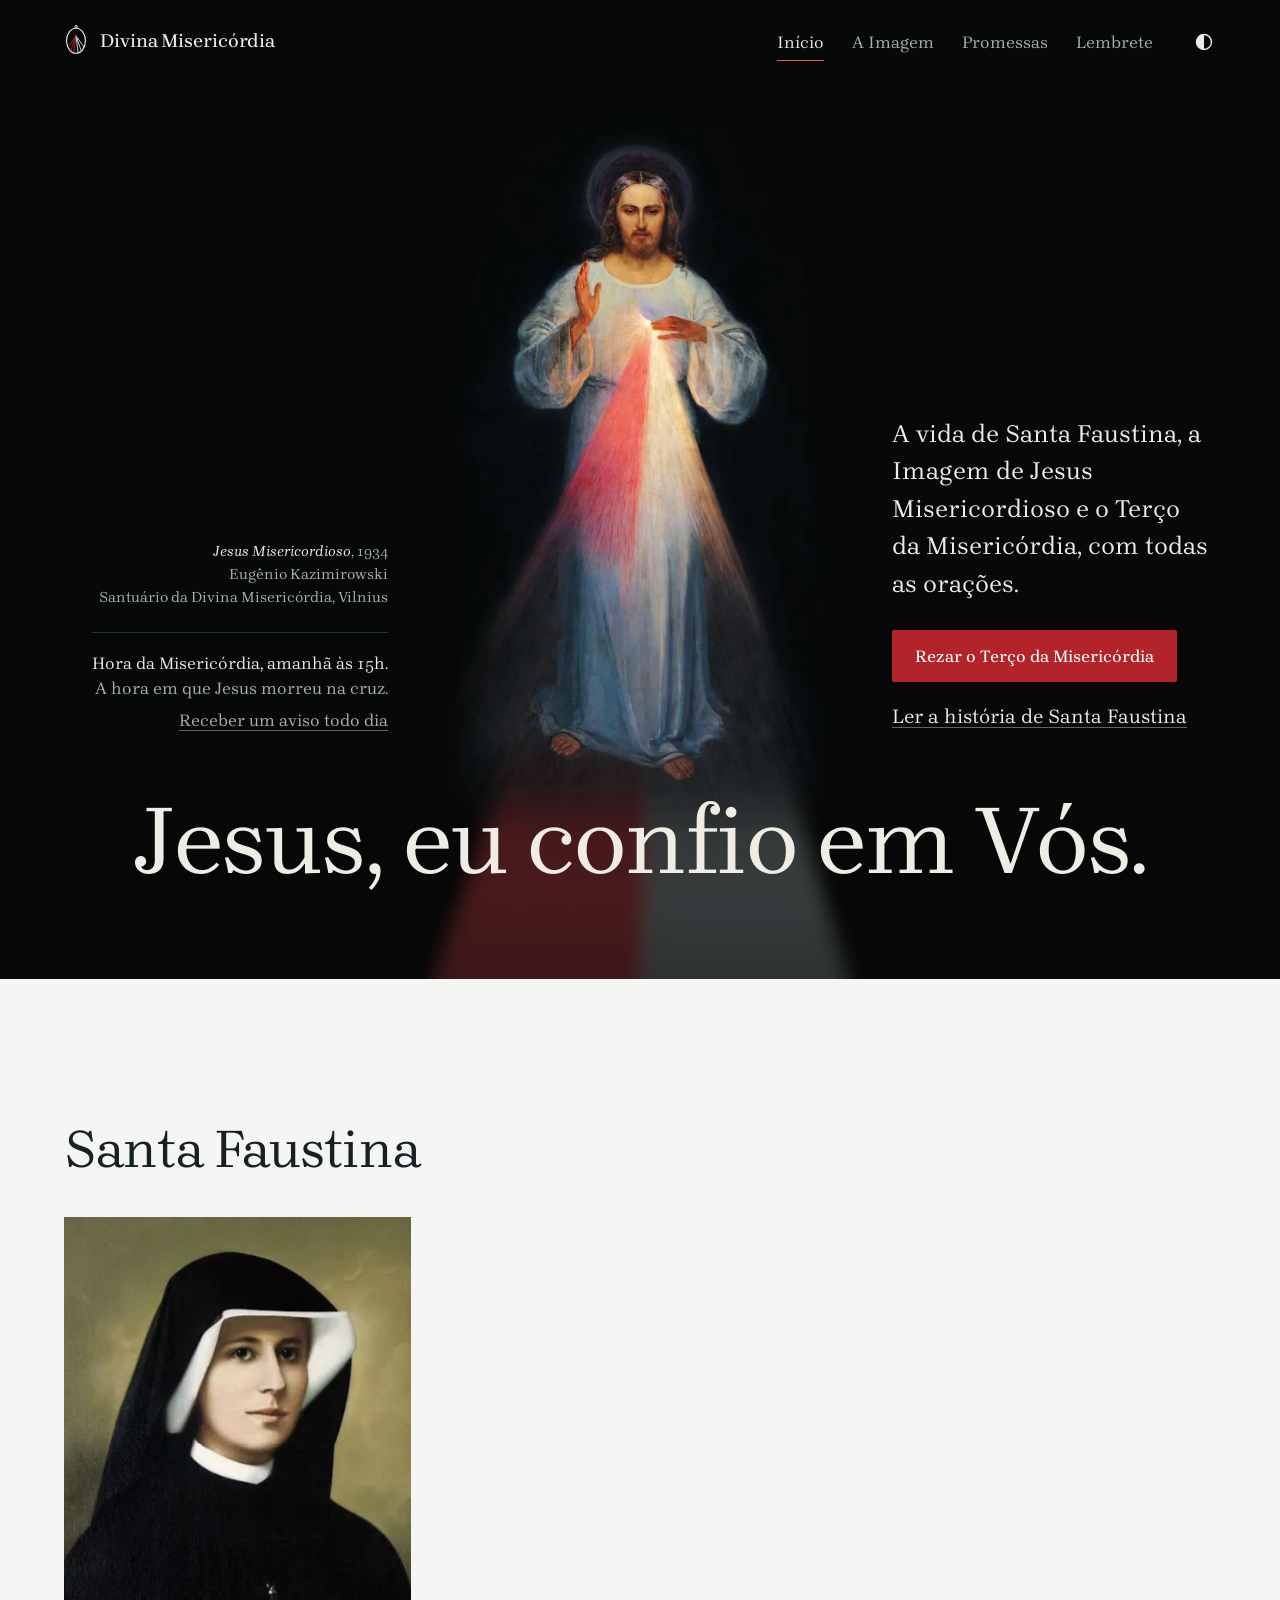
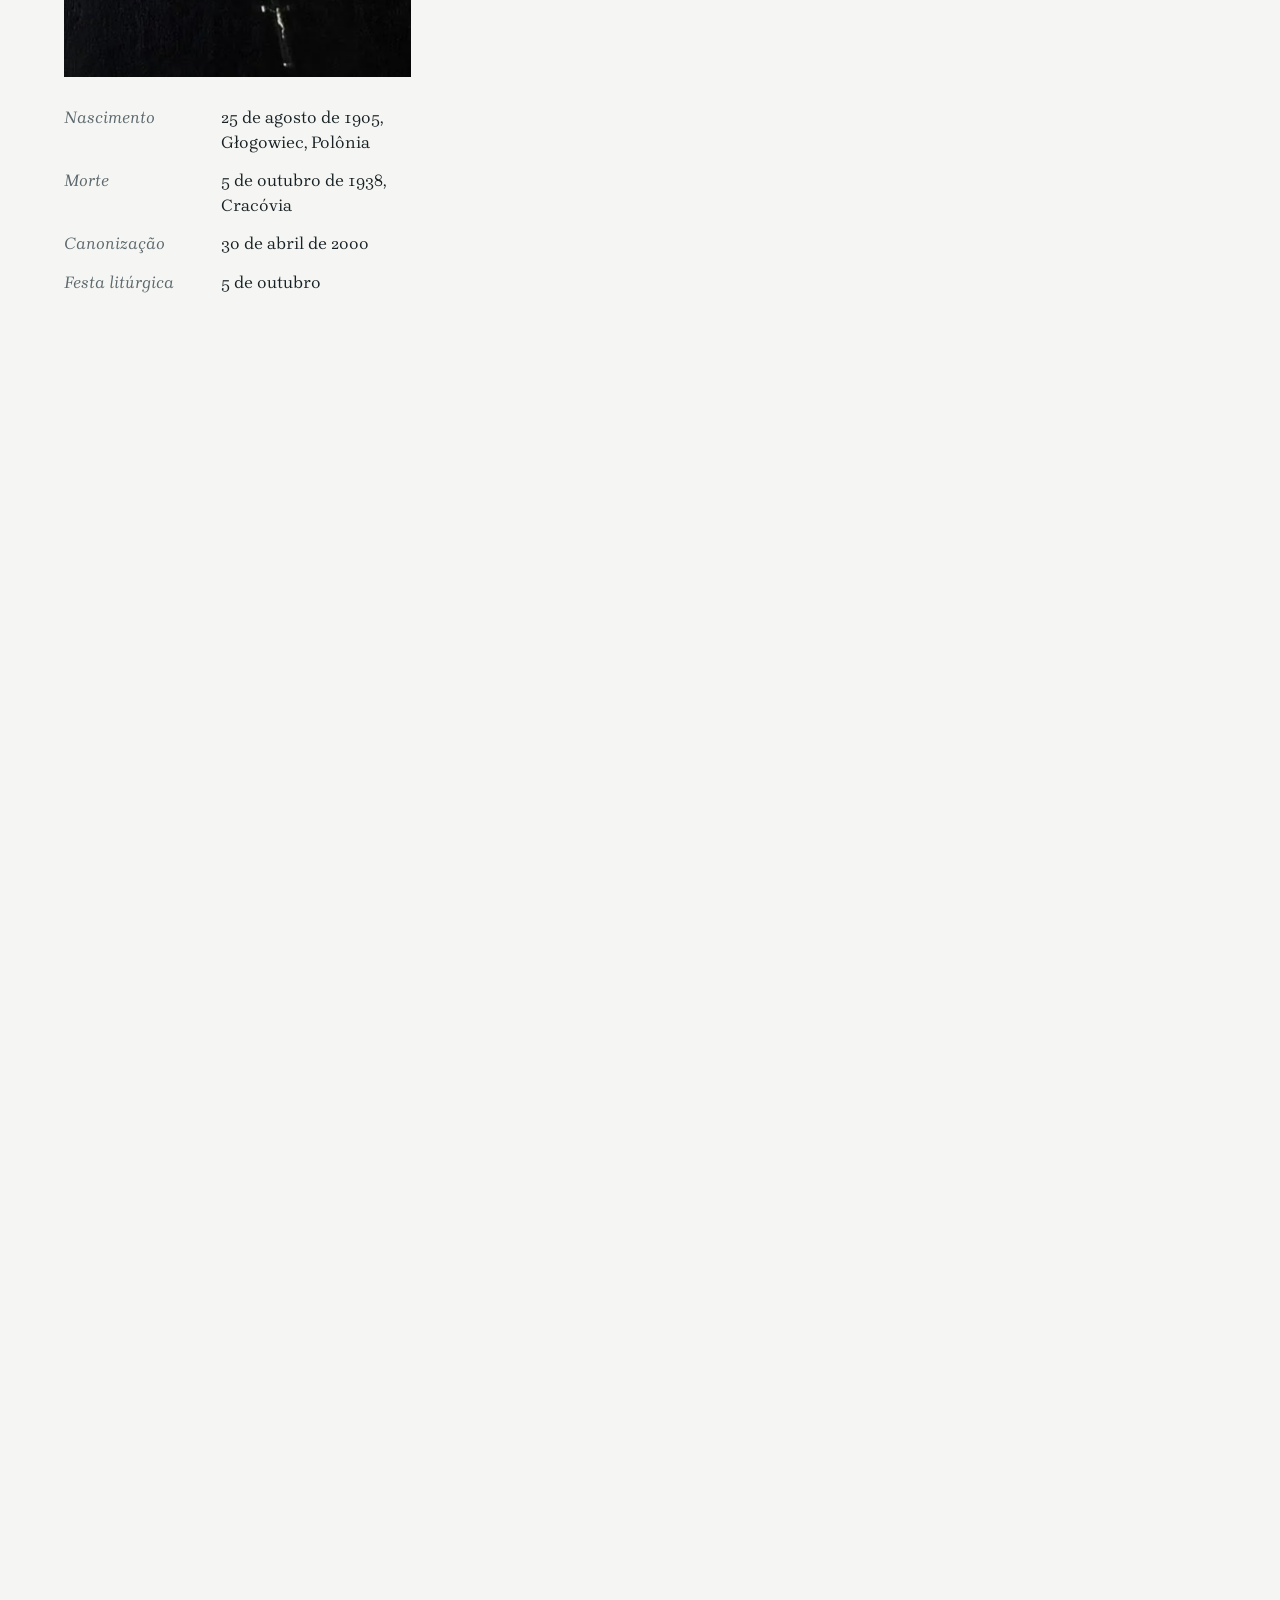
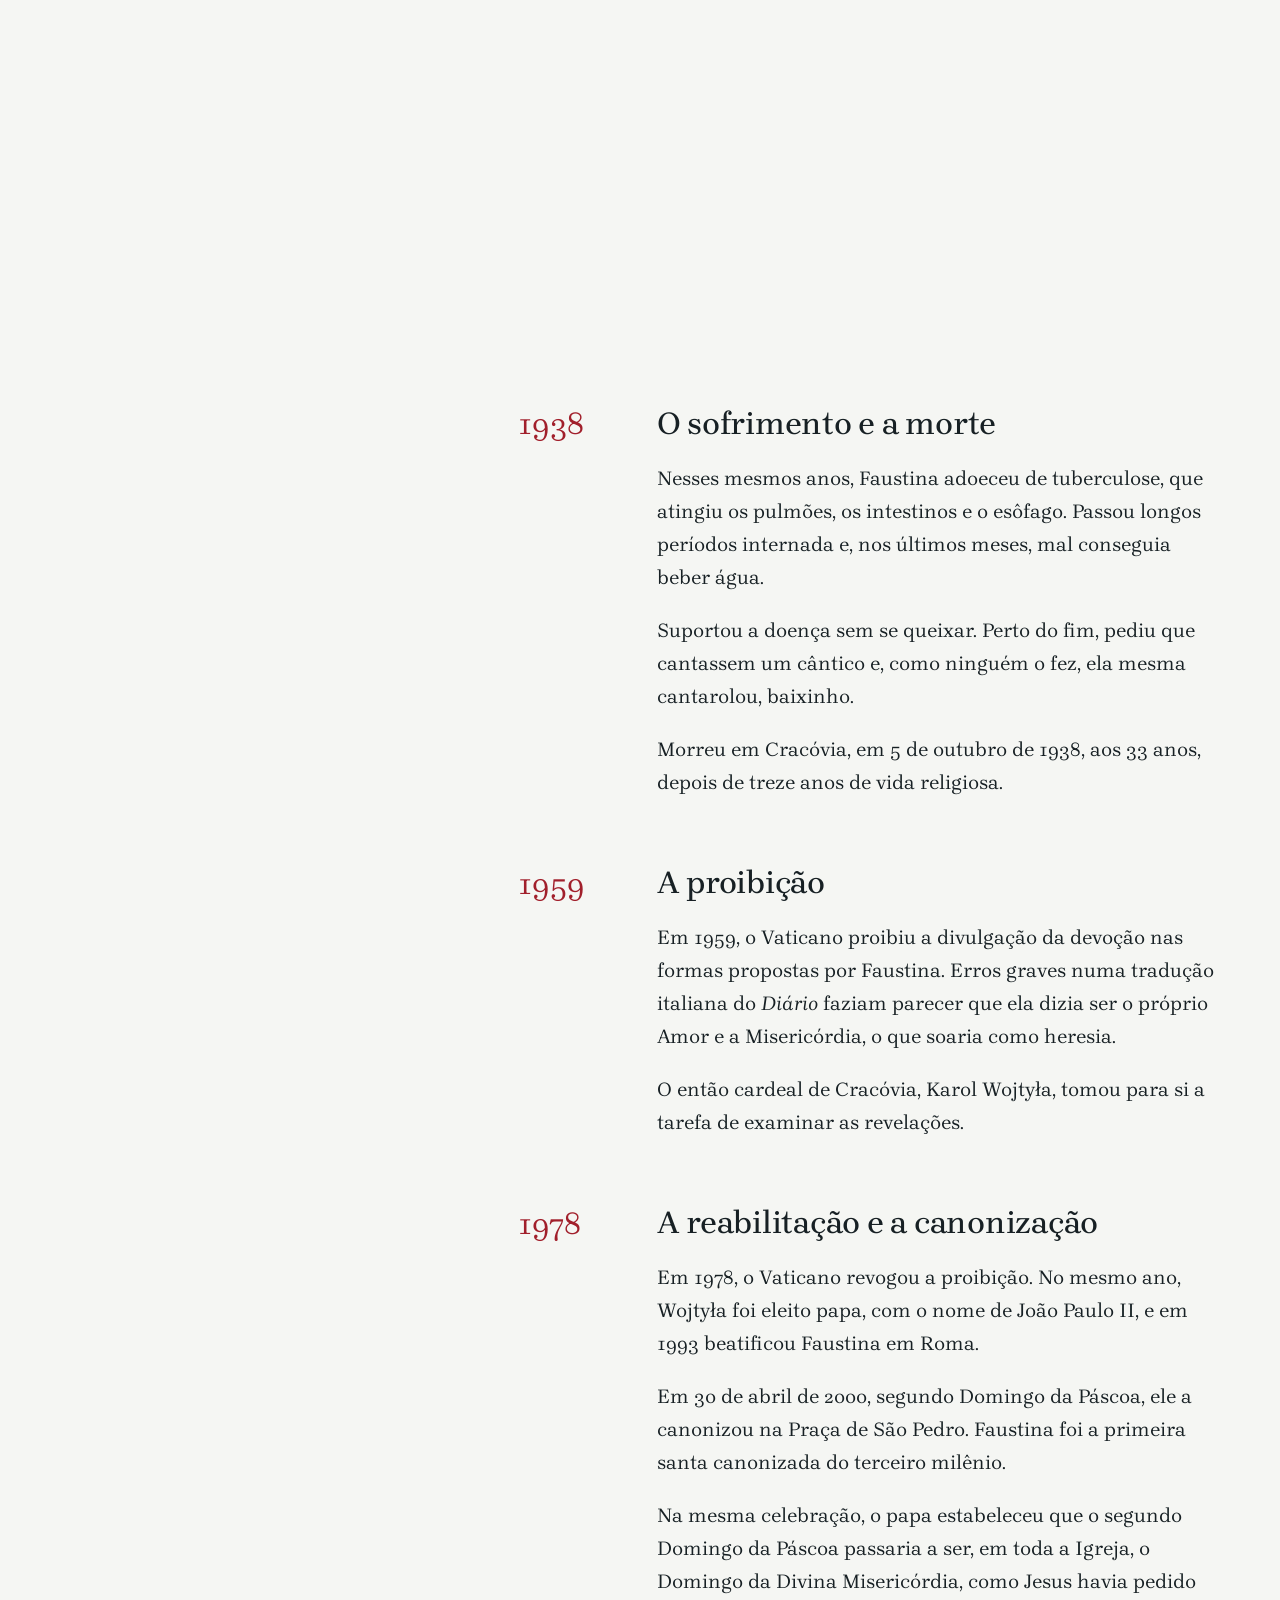
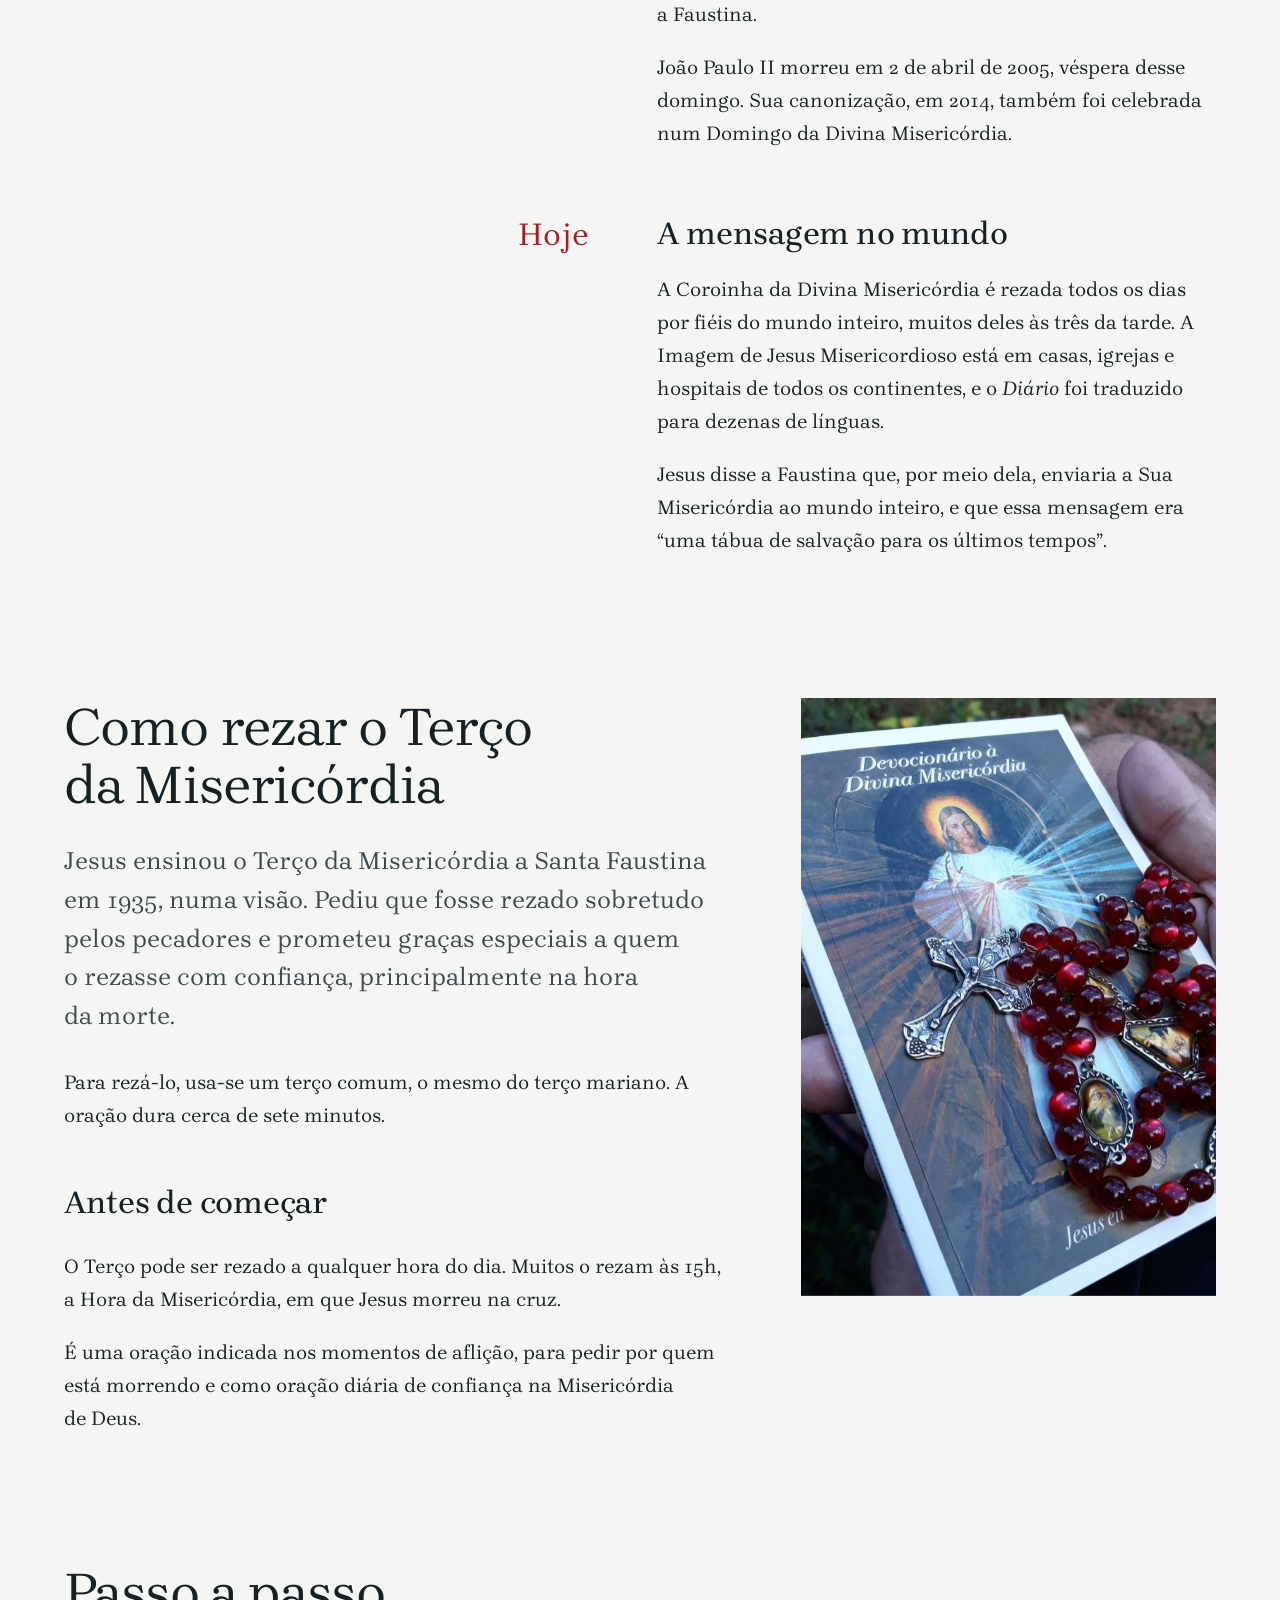
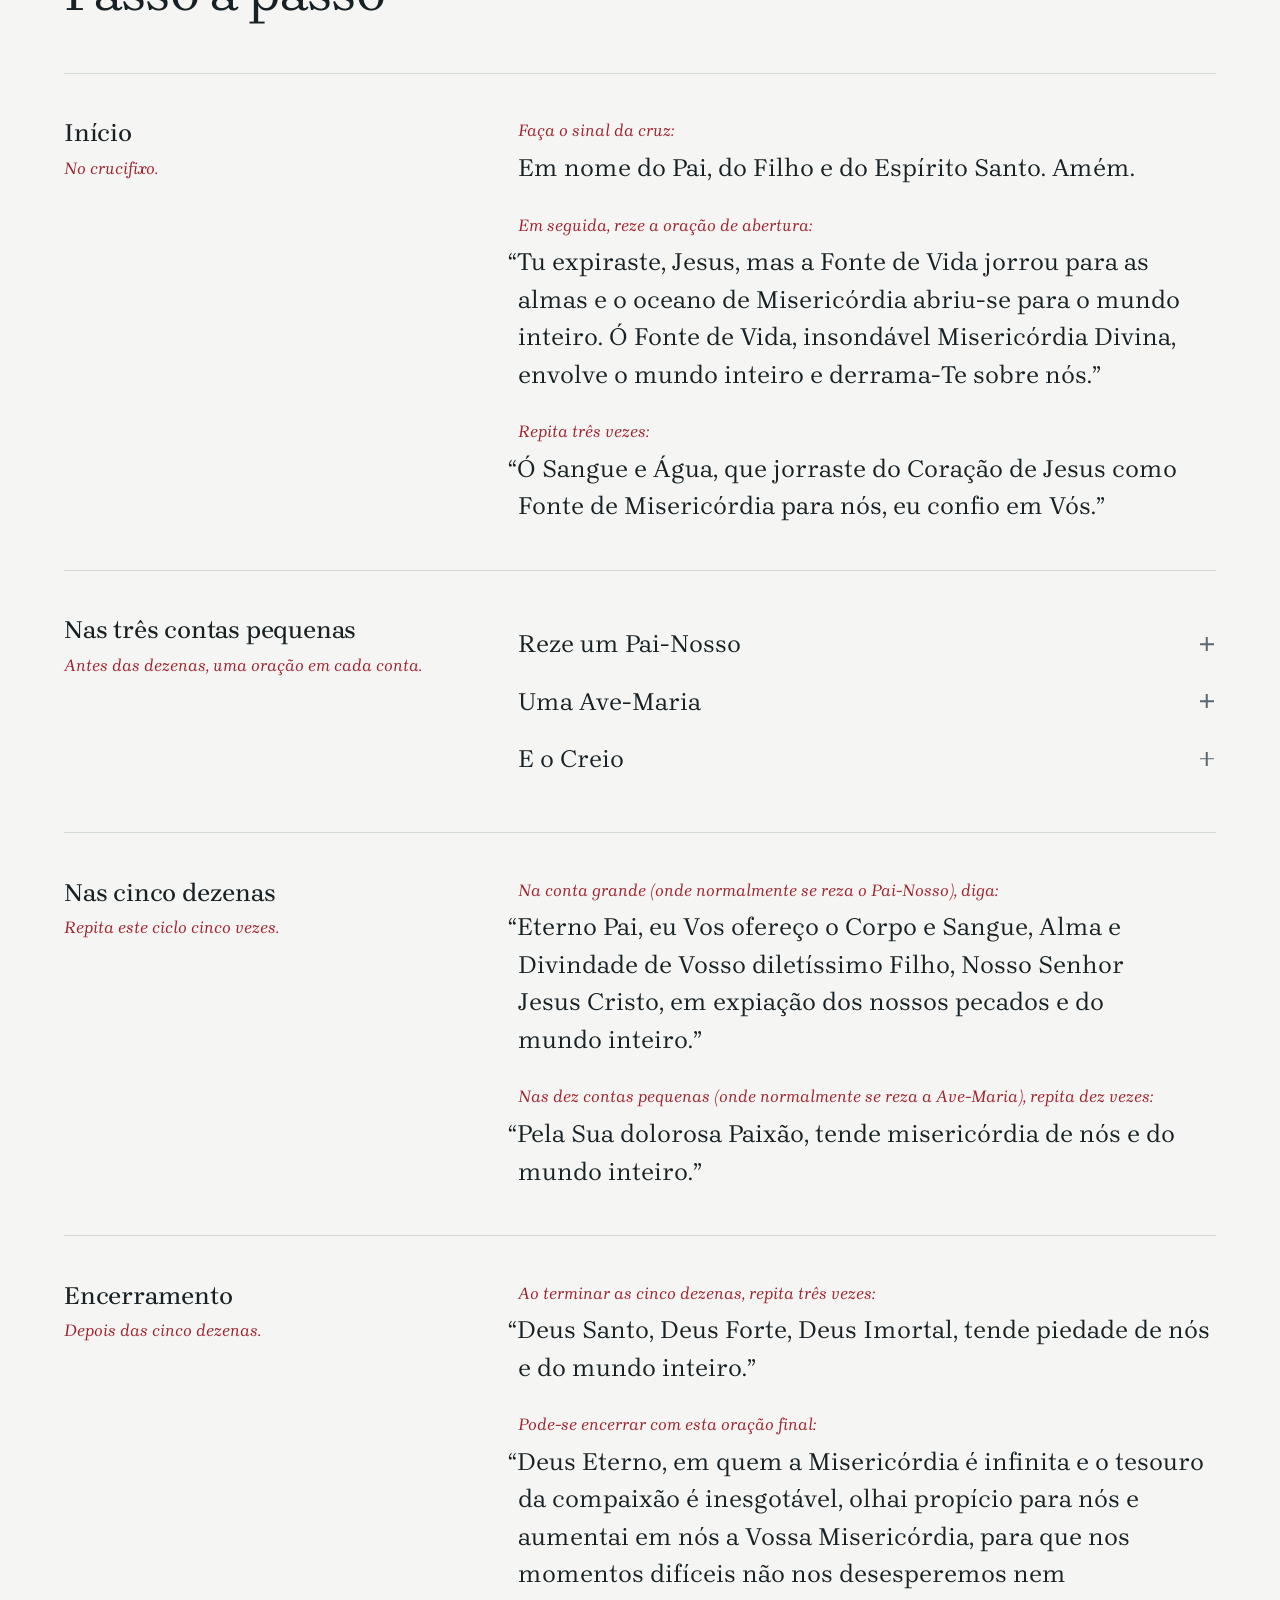
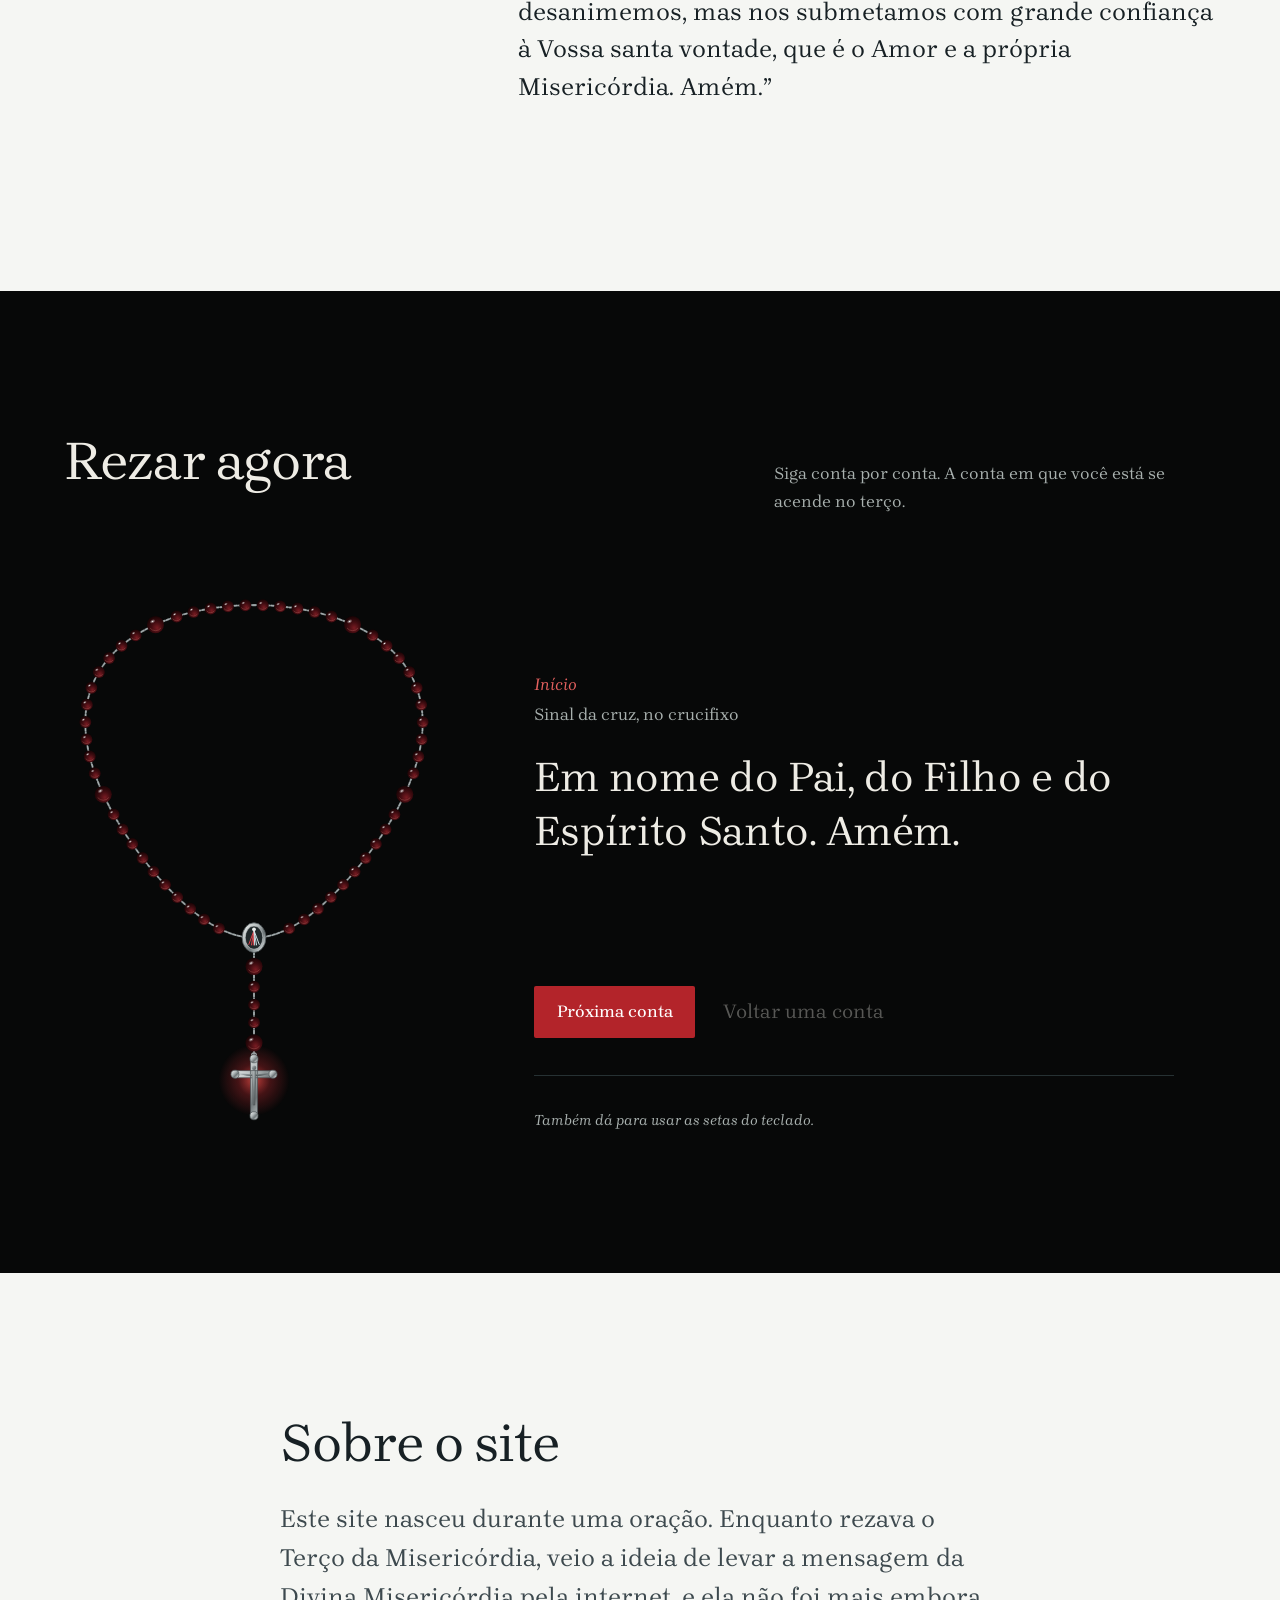
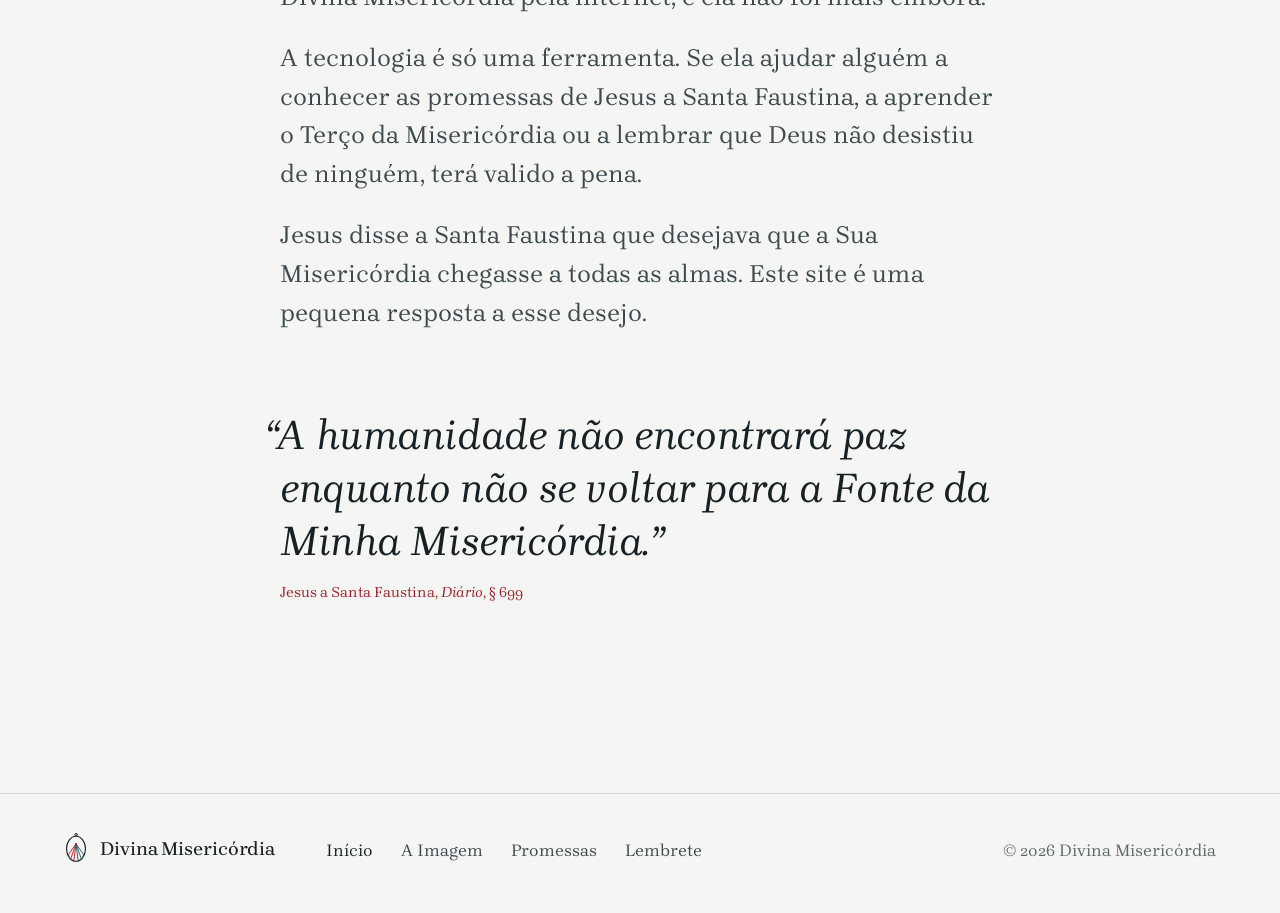
<file: index.html>
<!doctype html>
<html lang="pt-BR" class="claro">
<head>
<meta charset="utf-8">
<meta name="viewport" content="width=device-width, initial-scale=1, viewport-fit=cover">
<title>Divina Misericórdia</title>
<meta name="description" content="A vida de Santa Faustina, a Imagem de Jesus Misericordioso e o Terço da Misericórdia, com todas as orações.">
<link rel="canonical" href="https://gabrielbuhatem3-maker.github.io/DM/">
<meta property="og:type" content="website">
<meta property="og:site_name" content="Divina Misericórdia">
<meta property="og:locale" content="pt_BR">
<meta property="og:title" content="Divina Misericórdia">
<meta property="og:description" content="A vida de Santa Faustina, a Imagem de Jesus Misericordioso e o Terço da Misericórdia, com todas as orações.">
<meta property="og:url" content="https://gabrielbuhatem3-maker.github.io/DM/">
<meta property="og:image" content="https://gabrielbuhatem3-maker.github.io/DM/assets/img/compartilhar.jpg">
<meta property="og:image:width" content="1200">
<meta property="og:image:height" content="630">
<meta property="og:image:alt" content="“Jesus, eu confio em Vós.” ao lado da pintura de Jesus Misericordioso.">
<meta name="twitter:card" content="summary_large_image">
<meta name="theme-color" content="#070808">
<link rel="icon" href="assets/img/marca.svg" type="image/svg+xml">
<link rel="apple-touch-icon" href="assets/img/icone-180.png">
<link rel="manifest" href="site.webmanifest">
<link rel="preload" href="assets/img/jesus-misericordioso.webp" as="image" type="image/webp" fetchpriority="high">
<link rel="preload" href="assets/fonts/brygada-1918-latin.woff2" as="font" type="font/woff2" crossorigin>
<link rel="preload" href="assets/fonts/brygada-1918-italic-latin.woff2" as="font" type="font/woff2" crossorigin>
<script type="speculationrules">{"prerender":[{"where":{"href_matches":"/*"},"eagerness":"moderate"}]}</script>
<link rel="stylesheet" href="assets/css/style.css?v=dm-7ed503e1a8">
<script>
  // Antes da primeira pintura, para a página já nascer do jeito certo.
  (function (h) {
    h.classList.add('js');
    // Tema: o que a pessoa escolheu no botão; se nunca escolheu, o do aparelho.
    var t = null;
    try { t = localStorage.getItem('tema'); } catch (e) {}
    var escuro = t ? t === 'escuro' : !!(window.matchMedia && matchMedia('(prefers-color-scheme: dark)').matches);
    if (escuro) {
      h.classList.replace('claro', 'escuro');
      var cor = document.querySelector('meta[name="theme-color"]');
      if (cor && cor.content !== '#070808') cor.content = '#0E1315';
    }
    // A abertura do Início anima por inteiro só na primeira vez da visita.
    try { if (sessionStorage.getItem('abertura')) h.classList.add('ja-abriu'); } catch (e) {}
    // Primeira visita: guarda o site no aparelho, com o progresso na tela (uma vez só).
    // Depois: a tela de carregamento só aparece se algo demorar mais de 0,4 s.
    h.classList.add('carregando');
    try {
      var c = navigator.connection;
      if (!localStorage.getItem('site-guardado') && !sessionStorage.getItem('preparo') && !(c && c.saveData)) h.classList.add('baixando-site');
    } catch (e) {}
    // Se o script principal não chegar, nada fica preso atrás da tela.
    setTimeout(function () { h.classList.remove('carregando', 'baixando-site'); }, h.classList.contains('baixando-site') ? 26000 : 8000);
  })(document.documentElement);
</script>
</head>
<body>
<a class="pular" href="#conteudo">Pular para o conteúdo</a>
<div class="progresso" aria-hidden="true"></div>
<div class="carregador" aria-hidden="true">
  <div class="cg-in">
    <svg class="cg-marca" width="84" height="105" viewBox="0 0 32 40">
      <g fill="none" stroke-linecap="round">
        <circle class="cg-argola" cx="16" cy="2.2" r="1.7" stroke-width="1.1"/>
        <ellipse class="cg-aro" pathLength="1" cx="16" cy="21" rx="12.6" ry="16.6" stroke-width="1.1"/>
        <path class="cg-raio cg-r" pathLength="1" d="M16 14.5L5.6 29.2"/><path class="cg-raio cg-r" pathLength="1" d="M16 14.5L9.2 33.8"/><path class="cg-raio cg-r" pathLength="1" d="M16 14.5L13.2 36.3"/><path class="cg-raio cg-p" pathLength="1" d="M16 14.5L18.8 36.3"/><path class="cg-raio cg-p" pathLength="1" d="M16 14.5L22.8 33.8"/><path class="cg-raio cg-p" pathLength="1" d="M16 14.5L26.4 29.2"/>
        <circle class="cg-ponto" cx="16" cy="14.5" r="1.15"/>
      </g>
    </svg>
    <p class="cg-nome">Divina Misericórdia</p>
    <p class="cg-estado">Preparando o site: <span class="cg-pct">0%</span></p>
    <p class="cg-nota">Só na primeira visita. Depois ele abre na hora, até sem internet.</p>
    <button type="button" class="cg-entrar" hidden>Entrar agora</button>
    <p class="cg-oracao">Ó Sangue e Água, que jorraste do Coração de Jesus como Fonte de Misericórdia para nós, eu confio em Vós.</p>
  </div>
</div>

<header class="topo topo-noite">
  <div class="wrap topo-in">
    <a href="index.html" class="marca"><svg class="marca-svg" width="24" height="30" viewBox="0 0 32 40" aria-hidden="true"><g fill="none" stroke-linecap="round"><circle cx="16" cy="2.2" r="1.7" stroke="currentColor" stroke-width="1.2"/><ellipse cx="16" cy="21" rx="12.6" ry="16.6" stroke="currentColor" stroke-width="1.5"/><path class="mk-r" d="M16 14.5L5.6 29.2M16 14.5L9.2 33.8M16 14.5L13.2 36.3"/><path class="mk-p" d="M16 14.5L18.8 36.3M16 14.5L22.8 33.8M16 14.5L26.4 29.2"/><circle cx="16" cy="14.5" r="1.25" fill="#B3242A"/></g></svg><span>Divina Misericórdia</span></a>
    <div class="topo-acoes">
      <nav class="nav" aria-label="Principal"><a href="index.html" aria-current="page">Início</a><a href="imagem.html">A Imagem</a><a href="promessas.html">Promessas</a><a href="lembrete.html">Lembrete</a></nav>
      <button type="button" class="tema" id="tema-tg" aria-pressed="false" title="Modo escuro">
        <svg width="20" height="20" viewBox="0 0 20 20" aria-hidden="true"><circle cx="10" cy="10" r="7.5" fill="none" stroke="currentColor" stroke-width="1.4"/><path d="M10 2.5a7.5 7.5 0 0 0 0 15z" fill="currentColor"/></svg>
        <span class="sr">Modo escuro</span>
      </button>
      <details class="menu-m">
        <summary>Menu</summary>
        <div class="menu-painel">
          <div class="wrap topo-in">
            <span class="marca" aria-hidden="true"><svg class="marca-svg" width="24" height="30" viewBox="0 0 32 40" aria-hidden="true"><g fill="none" stroke-linecap="round"><circle cx="16" cy="2.2" r="1.7" stroke="currentColor" stroke-width="1.2"/><ellipse cx="16" cy="21" rx="12.6" ry="16.6" stroke="currentColor" stroke-width="1.5"/><path class="mk-r" d="M16 14.5L5.6 29.2M16 14.5L9.2 33.8M16 14.5L13.2 36.3"/><path class="mk-p" d="M16 14.5L18.8 36.3M16 14.5L22.8 33.8M16 14.5L26.4 29.2"/><circle cx="16" cy="14.5" r="1.25" fill="#B3242A"/></g></svg><span>Divina Misericórdia</span></span>
            <button type="button" class="menu-fecha">Fechar</button>
          </div>
          <nav class="wrap menu-links" aria-label="Menu"><a href="index.html" aria-current="page">Início</a><a href="imagem.html">A Imagem</a><a href="promessas.html">Promessas</a><a href="lembrete.html">Lembrete</a></nav>
          <p class="wrap menu-prece" aria-hidden="true">Jesus, eu confio em Vós.</p>
        </div>
      </details>
    </div>
  </div>
</header>


<main id="conteudo">

<!-- ============ O altar: a pintura e a inscrição ============ -->
<section class="altar" aria-labelledby="h-inicio">
  <div class="altar-grade">
    <h1 id="h-inicio" class="inscricao"><span>Jesus, eu confio em Vós.</span></h1>
    <figure class="quadro">
      <div class="raios-caixa" aria-hidden="true"><div class="raios-entra">
      <svg class="raios" viewBox="0 0 500 321.4" preserveAspectRatio="none" aria-hidden="true">
        <defs>
          <linearGradient id="g-sangue" gradientUnits="userSpaceOnUse" x1="0" y1="61" x2="0" y2="321">
            <stop offset="0" stop-color="#E2474B" stop-opacity="0"/>
            <stop offset=".36" stop-color="#E2474B" stop-opacity="0"/>
            <stop offset=".52" stop-color="#E2474B" stop-opacity=".34"/>
            <stop offset="1" stop-color="#E2474B" stop-opacity="0"/>
          </linearGradient>
          <linearGradient id="g-agua" gradientUnits="userSpaceOnUse" x1="0" y1="61" x2="0" y2="321">
            <stop offset="0" stop-color="#D6E7EC" stop-opacity="0"/>
            <stop offset=".36" stop-color="#D6E7EC" stop-opacity="0"/>
            <stop offset=".52" stop-color="#D6E7EC" stop-opacity=".26"/>
            <stop offset="1" stop-color="#D6E7EC" stop-opacity="0"/>
          </linearGradient>
          <filter id="f-luz" x="-20%" y="-20%" width="140%" height="140%"><feGaussianBlur stdDeviation="2.4"/></filter>
        </defs>
        <g filter="url(#f-luz)">
          <polygon class="r-sangue" points="254.4,61.4 166,321.4 250,321.4" fill="url(#g-sangue)"/>
          <polygon class="r-agua" points="254.4,61.4 250,321.4 330,321.4" fill="url(#g-agua)"/>
        </g>
      </svg>
      </div></div>
      <picture><source srcset="assets/img/jesus-misericordioso.webp" type="image/webp"><img src="assets/img/jesus-misericordioso.jpg" width="726" height="1414" fetchpriority="high" alt="Pintura de Jesus vestido de branco sobre fundo escuro, com a mão direita erguida em bênção e a esquerda sobre o peito, de onde saem um raio vermelho e um raio pálido."></picture>
    </figure>

    <div class="altar-lado altar-esq">
      <p class="ficha"><em>Jesus Misericordioso</em>, 1934<br>Eugênio Kazimirowski<br>Santuário da Divina Misericórdia, Vilnius</p>
      <p class="hora" id="hora" hidden></p>
    </div>

    <div class="altar-lado altar-dir">
      <p class="altar-lead">A vida de Santa Faustina, a Imagem de Jesus Misericordioso e o Terço da Misericórdia, com todas as orações.</p>
      <div class="altar-acoes">
        <a href="#rezar" class="btn btn-noite">Rezar o Terço da Misericórdia</a>
        <a href="#faustina" class="lnk">Ler a história de Santa Faustina</a>
      </div>
    </div>

  </div>
</section>

<!-- ============ Santa Faustina ============ -->
<section id="faustina" class="sec" aria-labelledby="h-faustina">
  <div class="wrap vida">
    <div class="vida-lado">
      <h2 id="h-faustina" class="h2">Santa Faustina</h2>
      <figure class="retrato">
        <picture><source srcset="assets/img/santa-faustina.webp" type="image/webp"><img src="assets/img/santa-faustina.jpg" width="452" height="600" loading="lazy" alt="Retrato pintado de Santa Faustina com o hábito preto e o véu branco das Irmãs de Nossa Senhora da Misericórdia, com um crucifixo no peito."></picture>
      </figure>
      <dl class="dados">
        <div><dt>Nascimento</dt><dd>25 de agosto de 1905, Głogowiec, Polônia</dd></div>
        <div><dt>Morte</dt><dd>5 de outubro de 1938, Cracóvia</dd></div>
        <div><dt>Canonização</dt><dd>30 de abril de 2000</dd></div>
        <div><dt>Festa litúrgica</dt><dd>5 de outubro</dd></div>
      </dl>
    </div>

    <div class="anos">
      <article class="ano">
        <p class="ano-n">1905</p>
        <details class="topico" open>
          <summary><h3 id="a-1905" class="h3">Uma menina chamada Helena</h3><span class="sinal" aria-hidden="true"></span></summary>
          <div class="texto">
          <p>Helena Kowalska nasceu em 25 de agosto de 1905, em Głogowiec, uma pequena aldeia da Polônia. Era a terceira dos dez filhos de Estanislau e Mariana Kowalska, uma família de camponeses pobres e de muita fé.</p>
          <p>Anos mais tarde, ela escreveria no <em>Diário</em>: “Quando eu tinha sete anos, ouvi pela primeira vez a voz de Deus na minha alma.”</p>
          <p>Aos 16 anos, saiu de casa para trabalhar como doméstica e ajudar no sustento da família. Pediu aos pais permissão para entrar no convento em 1920 e de novo em 1922, e nas duas vezes eles recusaram.</p>
          </div>
        </details>
      </article>

      <article class="ano">
        <p class="ano-n">1924</p>
        <details class="topico" open>
          <summary><h3 id="a-1924" class="h3">O baile e a virada</h3><span class="sinal" aria-hidden="true"></span></summary>
          <div class="texto">
          <p>Por algum tempo, Helena tentou calar esse chamado e viveu como as outras moças da época: trabalhava, ajudava a família e participava da vida social.</p>
          <p>Num baile com uma de suas irmãs, viu Jesus sofredor, coberto de chagas, que lhe disse: “Até quando hei de ter paciência contigo e até quando tu Me desiludirás?” (<em>Diário</em>, 9).</p>
          <p>Saiu do baile sem dizer nada e foi rezar na catedral mais próxima. Ali ouviu: “Vai imediatamente a Varsóvia e lá entrarás no convento.” Partiu levando apenas a roupa do corpo.</p>
          </div>
        </details>
      </article>

      <article class="ano">
        <p class="ano-n">1925</p>
        <details class="topico" open>
          <summary><h3 id="a-1925" class="h3">A entrada no convento</h3><span class="sinal" aria-hidden="true"></span></summary>
          <div class="texto">
          <p>Em Varsóvia, foi recusada por vários conventos e continuou trabalhando e economizando.</p>
          <p>Antes de aceitá-la na Congregação das Irmãs de Nossa Senhora da Misericórdia, a Madre Superiora pediu que ela fosse à capela perguntar a Jesus se aquele era o lugar certo. Jesus respondeu: “Eu te aceito, tu estás no Meu Coração” (<em>Diário</em>, 14). A Madre disse então: “Se o Senhor te aceitou, eu também te aceitarei.” Helena entrou na Congregação em 1º de agosto de 1925.</p>
          <p>Ali recebeu o hábito e um novo nome, Irmã Maria Faustina do Santíssimo Sacramento, e em 1928 fez os primeiros votos.</p>
          <p>Nos treze anos de vida religiosa, trabalhou como cozinheira, jardineira e porteira. Quase ninguém ao seu redor sabia o que se passava em sua vida interior.</p>
          </div>
        </details>
      </article>

      <article class="ano">
        <p class="ano-n">1931</p>
        <details class="topico" open>
          <summary><h3 id="a-1931" class="h3">A visão de Płock</h3><span class="sinal" aria-hidden="true"></span></summary>
          <div class="texto">
          <p>Em 22 de fevereiro de 1931, em sua cela no convento de Płock, Faustina viu Jesus vestido de branco, com a mão direita erguida em bênção. Do Seu Coração saíam dois raios, um vermelho e outro pálido, que representam o Sangue e a Água que jorraram do lado de Cristo, aberto pela lança.</p>
          <p>Jesus pediu que essa imagem fosse pintada com a inscrição “Jesus, eu confio em Vós” e acrescentou: “Desejo que esta imagem seja venerada em todo o mundo e prometo que a alma que a venerar não perecerá.”</p>
          <p>Nos anos seguintes, Jesus ensinou a Faustina a Coroinha da Divina Misericórdia, falou da Hora da Misericórdia, às 15h, e pediu que fosse instituída a Festa da Divina Misericórdia. Por obediência ao seu confessor, o padre Miguel Sopoćko, ela registrou tudo em cadernos, que formam o <em>Diário</em>, publicado como <em>A Misericórdia Divina na Minha Alma</em>.</p>
          <p>Faustina mal havia frequentado a escola e não tinha formação teológica. Mesmo assim, escreveu centenas de páginas que até hoje impressionam pela clareza.</p>
          </div>
        </details>
      </article>

      <article class="ano">
        <p class="ano-n">1938</p>
        <details class="topico" open>
          <summary><h3 id="a-1938" class="h3">O sofrimento e a morte</h3><span class="sinal" aria-hidden="true"></span></summary>
          <div class="texto">
          <p>Nesses mesmos anos, Faustina adoeceu de tuberculose, que atingiu os pulmões, os intestinos e o esôfago. Passou longos períodos internada e, nos últimos meses, mal conseguia beber água.</p>
          <p>Suportou a doença sem se queixar. Perto do fim, pediu que cantassem um cântico e, como ninguém o fez, ela mesma cantarolou, baixinho.</p>
          <p>Morreu em Cracóvia, em 5 de outubro de 1938, aos 33 anos, depois de treze anos de vida religiosa.</p>
          </div>
        </details>
      </article>

      <article class="ano">
        <p class="ano-n">1959</p>
        <details class="topico" open>
          <summary><h3 id="a-1959" class="h3">A proibição</h3><span class="sinal" aria-hidden="true"></span></summary>
          <div class="texto">
          <p>Em 1959, o Vaticano proibiu a divulgação da devoção nas formas propostas por Faustina. Erros graves numa tradução italiana do <em>Diário</em> faziam parecer que ela dizia ser o próprio Amor e a Misericórdia, o que soaria como heresia.</p>
          <p>O então cardeal de Cracóvia, Karol Wojtyła, tomou para si a tarefa de examinar as revelações.</p>
          </div>
        </details>
      </article>

      <article class="ano">
        <p class="ano-n">1978</p>
        <details class="topico" open>
          <summary><h3 id="a-1978" class="h3">A reabilitação e a canonização</h3><span class="sinal" aria-hidden="true"></span></summary>
          <div class="texto">
          <p>Em 1978, o Vaticano revogou a proibição. No mesmo ano, Wojtyła foi eleito papa, com o nome de João Paulo II, e em 1993 beatificou Faustina em Roma.</p>
          <p>Em 30 de abril de 2000, segundo Domingo da Páscoa, ele a canonizou na Praça de São Pedro. Faustina foi a primeira santa canonizada do terceiro milênio.</p>
          <p>Na mesma celebração, o papa estabeleceu que o segundo Domingo da Páscoa passaria a ser, em toda a Igreja, o Domingo da Divina Misericórdia, como Jesus havia pedido a Faustina.</p>
          <p>João Paulo II morreu em 2 de abril de 2005, véspera desse domingo. Sua canonização, em 2014, também foi celebrada num Domingo da Divina Misericórdia.</p>
          </div>
        </details>
      </article>

      <article class="ano">
        <p class="ano-n">Hoje</p>
        <details class="topico" open>
          <summary><h3 id="a-hoje" class="h3">A mensagem no mundo</h3><span class="sinal" aria-hidden="true"></span></summary>
          <div class="texto">
          <p>A Coroinha da Divina Misericórdia é rezada todos os dias por fiéis do mundo inteiro, muitos deles às três da tarde. A Imagem de Jesus Misericordioso está em casas, igrejas e hospitais de todos os continentes, e o <em>Diário</em> foi traduzido para dezenas de línguas.</p>
          <p>Jesus disse a Faustina que, por meio dela, enviaria a Sua Misericórdia ao mundo inteiro, e que essa mensagem era “uma tábua de salvação para os últimos tempos”.</p>
          </div>
        </details>
      </article>
    </div>
  </div>
</section>

<!-- ============ Como rezar o Terço ============ -->
<section id="terco" class="sec" aria-labelledby="h-terco">
  <div class="wrap">
    <div class="terco-intro">
      <div>
        <h2 id="h-terco" class="h2">Como rezar o Terço da Misericórdia</h2>
        <p class="lead">Jesus ensinou o Terço da Misericórdia a Santa Faustina em 1935, numa visão. Pediu que fosse rezado sobretudo pelos pecadores e prometeu graças especiais a quem o rezasse com confiança, principalmente na hora da morte.</p>
        <div class="texto">
          <p>Para rezá-lo, usa-se um terço comum, o mesmo do terço mariano. A oração dura cerca de sete minutos.</p>
        </div>
        <h3 class="h3" data-recolhe>Antes de começar</h3>
        <div class="texto">
          <p>O Terço pode ser rezado a qualquer hora do dia. Muitos o rezam às 15h, a Hora da Misericórdia, em que Jesus morreu na cruz.</p>
          <p>É uma oração indicada nos momentos de aflição, para pedir por quem está morrendo e como oração diária de confiança na Misericórdia de Deus.</p>
        </div>
      </div>
      <figure class="foto-terco">
        <picture><source srcset="assets/img/terco-devocionario.avif" type="image/avif"><source srcset="assets/img/terco-devocionario.webp" type="image/webp"><img src="assets/img/terco-devocionario.jpg" width="736" height="1177" loading="lazy" alt="Mão segurando um devocionário à Divina Misericórdia, com a Imagem de Jesus Misericordioso na capa, e sobre ele um terço de contas vermelhas com crucifixo e medalhas."></picture>
        <figcaption class="legenda">Devocionário à Divina Misericórdia e um terço comum.</figcaption>
      </figure>
    </div>

    <section class="passos" aria-labelledby="h-passos">
      <h3 id="h-passos" class="h2">Passo a passo</h3>

      <section class="etapa" aria-labelledby="h-e1">
        <div class="etapa-cab"><h4 id="h-e1" class="h3">Início</h4><p class="rubrica">No crucifixo.</p></div>
        <div class="etapa-corpo">
          <div>
            <p class="instr rubrica">Faça o sinal da cruz:</p>
            <p class="oracao">Em nome do Pai, do Filho e do Espírito Santo. Amém.</p>
          </div>
          <div>
            <p class="instr rubrica">Em seguida, reze a oração de abertura:</p>
            <p class="oracao aspas">“Tu expiraste, Jesus, mas a Fonte de Vida jorrou para as almas e o oceano de Misericórdia abriu-se para o mundo inteiro. Ó Fonte de Vida, insondável Misericórdia Divina, envolve o mundo inteiro e derrama-Te sobre nós.”</p>
          </div>
          <div>
            <p class="instr rubrica">Repita três vezes:</p>
            <p class="oracao aspas">“Ó Sangue e Água, que jorraste do Coração de Jesus como Fonte de Misericórdia para nós, eu confio em Vós.”</p>
          </div>
        </div>
      </section>

      <section class="etapa" aria-labelledby="h-e2">
        <div class="etapa-cab"><h4 id="h-e2" class="h3">Nas três contas pequenas</h4><p class="rubrica">Antes das dezenas, uma oração em cada conta.</p></div>
        <div class="etapa-corpo">
          <div class="comuns">
            <details class="comum">
              <summary>Reze um Pai-Nosso<span class="sinal" aria-hidden="true"></span></summary>
              <p class="oracao">Pai-Nosso que estais no Céu, santificado seja o Vosso nome, venha a nós o Vosso reino, seja feita a Vossa vontade assim na Terra como no Céu. O pão nosso de cada dia nos dai hoje, perdoai-nos as nossas ofensas assim como nós perdoamos a quem nos tem ofendido, e não nos deixeis cair em tentação, mas livrai-nos do mal. Amém.</p>
            </details>
            <details class="comum">
              <summary>Uma Ave-Maria<span class="sinal" aria-hidden="true"></span></summary>
              <p class="oracao">Ave-Maria, cheia de graça, o Senhor é convosco. Bendita sois vós entre as mulheres e bendito é o fruto do vosso ventre, Jesus. Santa Maria, Mãe de Deus, rogai por nós pecadores, agora e na hora da nossa morte. Amém.</p>
            </details>
            <details class="comum">
              <summary>E o Creio<span class="sinal" aria-hidden="true"></span></summary>
              <p class="oracao">Creio em Deus Pai Todo-Poderoso, Criador do Céu e da Terra. E em Jesus Cristo, Seu único Filho, Nosso Senhor, que foi concebido pelo poder do Espírito Santo, nasceu da Virgem Maria, padeceu sob Pôncio Pilatos, foi crucificado, morto e sepultado, desceu à mansão dos mortos, ressuscitou ao terceiro dia, subiu aos Céus, está sentado à direita de Deus Pai Todo-Poderoso, de onde há de vir a julgar os vivos e os mortos. Creio no Espírito Santo, na Santa Igreja Católica, na comunhão dos Santos, na remissão dos pecados, na ressurreição da carne e na vida eterna. Amém.</p>
            </details>
          </div>
        </div>
      </section>

      <section class="etapa" aria-labelledby="h-e3">
        <div class="etapa-cab"><h4 id="h-e3" class="h3">Nas cinco dezenas</h4><p class="rubrica">Repita este ciclo cinco vezes.</p></div>
        <div class="etapa-corpo">
          <div>
            <p class="instr rubrica">Na conta grande (onde normalmente se reza o Pai-Nosso), diga:</p>
            <p class="oracao aspas">“Eterno Pai, eu Vos ofereço o Corpo e Sangue, Alma e Divindade de Vosso diletíssimo Filho, Nosso Senhor Jesus Cristo, em expiação dos nossos pecados e do mundo inteiro.”</p>
          </div>
          <div>
            <p class="instr rubrica">Nas dez contas pequenas (onde normalmente se reza a Ave-Maria), repita dez vezes:</p>
            <p class="oracao aspas">“Pela Sua dolorosa Paixão, tende misericórdia de nós e do mundo inteiro.”</p>
          </div>
        </div>
      </section>

      <section class="etapa" aria-labelledby="h-e4">
        <div class="etapa-cab"><h4 id="h-e4" class="h3">Encerramento</h4><p class="rubrica">Depois das cinco dezenas.</p></div>
        <div class="etapa-corpo">
          <div>
            <p class="instr rubrica">Ao terminar as cinco dezenas, repita três vezes:</p>
            <p class="oracao aspas">“Deus Santo, Deus Forte, Deus Imortal, tende piedade de nós e do mundo inteiro.”</p>
          </div>
          <div>
            <p class="instr rubrica">Pode-se encerrar com esta oração final:</p>
            <p class="oracao aspas">“Deus Eterno, em quem a Misericórdia é infinita e o tesouro da compaixão é inesgotável, olhai propício para nós e aumentai em nós a Vossa Misericórdia, para que nos momentos difíceis não nos desesperemos nem desanimemos, mas nos submetamos com grande confiança à Vossa santa vontade, que é o Amor e a própria Misericórdia. Amém.”</p>
          </div>
        </div>
      </section>
    </section>
  </div>
</section>

<!-- ============ Rezar agora ============ -->
<section id="rezar" class="sec rezar" aria-labelledby="h-rezar">
  <div class="wrap">
    <div class="rezar-cab">
      <h2 id="h-rezar" class="h2">Rezar agora</h2>
      <p>Siga conta por conta. A conta em que você está se acende no terço.</p>
    </div>
    <div class="rezador" id="rezador" tabindex="-1">
      <svg class="terco-svg" id="terco-svg" viewBox="0 0 320 466" role="img" aria-label="Terço"></svg>
      <div class="rz-col">
        <div class="rz-texto" aria-live="polite">
          <p class="rz-fase" id="rz-fase">Início</p>
          <p class="rz-conta" id="rz-conta">No crucifixo</p>
          <p class="rz-oracao" id="rz-oracao">Em nome do Pai, do Filho e do Espírito Santo. Amém.</p>
        </div>
        <div class="rz-acoes">
          <button type="button" class="btn btn-noite" id="rz-prox">Próxima conta</button>
          <button type="button" class="lnk" id="rz-volta">Voltar uma conta</button>
        </div>
        <div class="rz-progresso">
          <div class="rz-barra" aria-hidden="true"><span></span></div>
          <button type="button" class="lnk rz-recomeca" id="rz-recomeca" hidden>Recomeçar</button>
        </div>
        <p class="rz-dica">Também dá para usar as setas do teclado.</p>
      </div>
    </div>
  </div>
</section>

<!-- ============ Sobre o site ============ -->
<section id="sobre" class="sec" aria-labelledby="h-sobre">
  <div class="wrap">
    <div class="sobre">
      <h2 id="h-sobre" class="h2">Sobre o site</h2>
      <div class="texto" data-continua="1">
        <p>Este site nasceu durante uma oração. Enquanto rezava o Terço da Misericórdia, veio a ideia de levar a mensagem da Divina Misericórdia pela internet, e ela não foi mais embora.</p>
        <p>A tecnologia é só uma ferramenta. Se ela ajudar alguém a conhecer as promessas de Jesus a Santa Faustina, a aprender o Terço da Misericórdia ou a lembrar que Deus não desistiu de ninguém, terá valido a pena.</p>
        <p>Jesus disse a Santa Faustina que desejava que a Sua Misericórdia chegasse a todas as almas. Este site é uma pequena resposta a esse desejo.</p>
      </div>
      <figure class="cit cit-grande">
        <blockquote>“A humanidade não encontrará paz enquanto não se voltar para a Fonte da Minha Misericórdia.”</blockquote>
        <figcaption>Jesus a Santa Faustina, <em>Diário</em>, §&nbsp;699</figcaption>
      </figure>
    </div>
  </div>
</section>

</main>

<footer class="rodape">
  <div class="wrap rodape-in">
    <a href="index.html" class="marca"><svg class="marca-svg" width="24" height="30" viewBox="0 0 32 40" aria-hidden="true"><g fill="none" stroke-linecap="round"><circle cx="16" cy="2.2" r="1.7" stroke="currentColor" stroke-width="1.2"/><ellipse cx="16" cy="21" rx="12.6" ry="16.6" stroke="currentColor" stroke-width="1.5"/><path class="mk-r" d="M16 14.5L5.6 29.2M16 14.5L9.2 33.8M16 14.5L13.2 36.3"/><path class="mk-p" d="M16 14.5L18.8 36.3M16 14.5L22.8 33.8M16 14.5L26.4 29.2"/><circle cx="16" cy="14.5" r="1.25" fill="#B3242A"/></g></svg><span>Divina Misericórdia</span></a>
    <nav aria-label="Rodapé"><a href="index.html" aria-current="page">Início</a><a href="imagem.html">A Imagem</a><a href="promessas.html">Promessas</a><a href="lembrete.html">Lembrete</a></nav>
    <p>© 2026 Divina Misericórdia</p>
  </div>
</footer>

<script src="assets/js/main.js?v=dm-7ed503e1a8" defer></script>

</body>
</html>
</file>
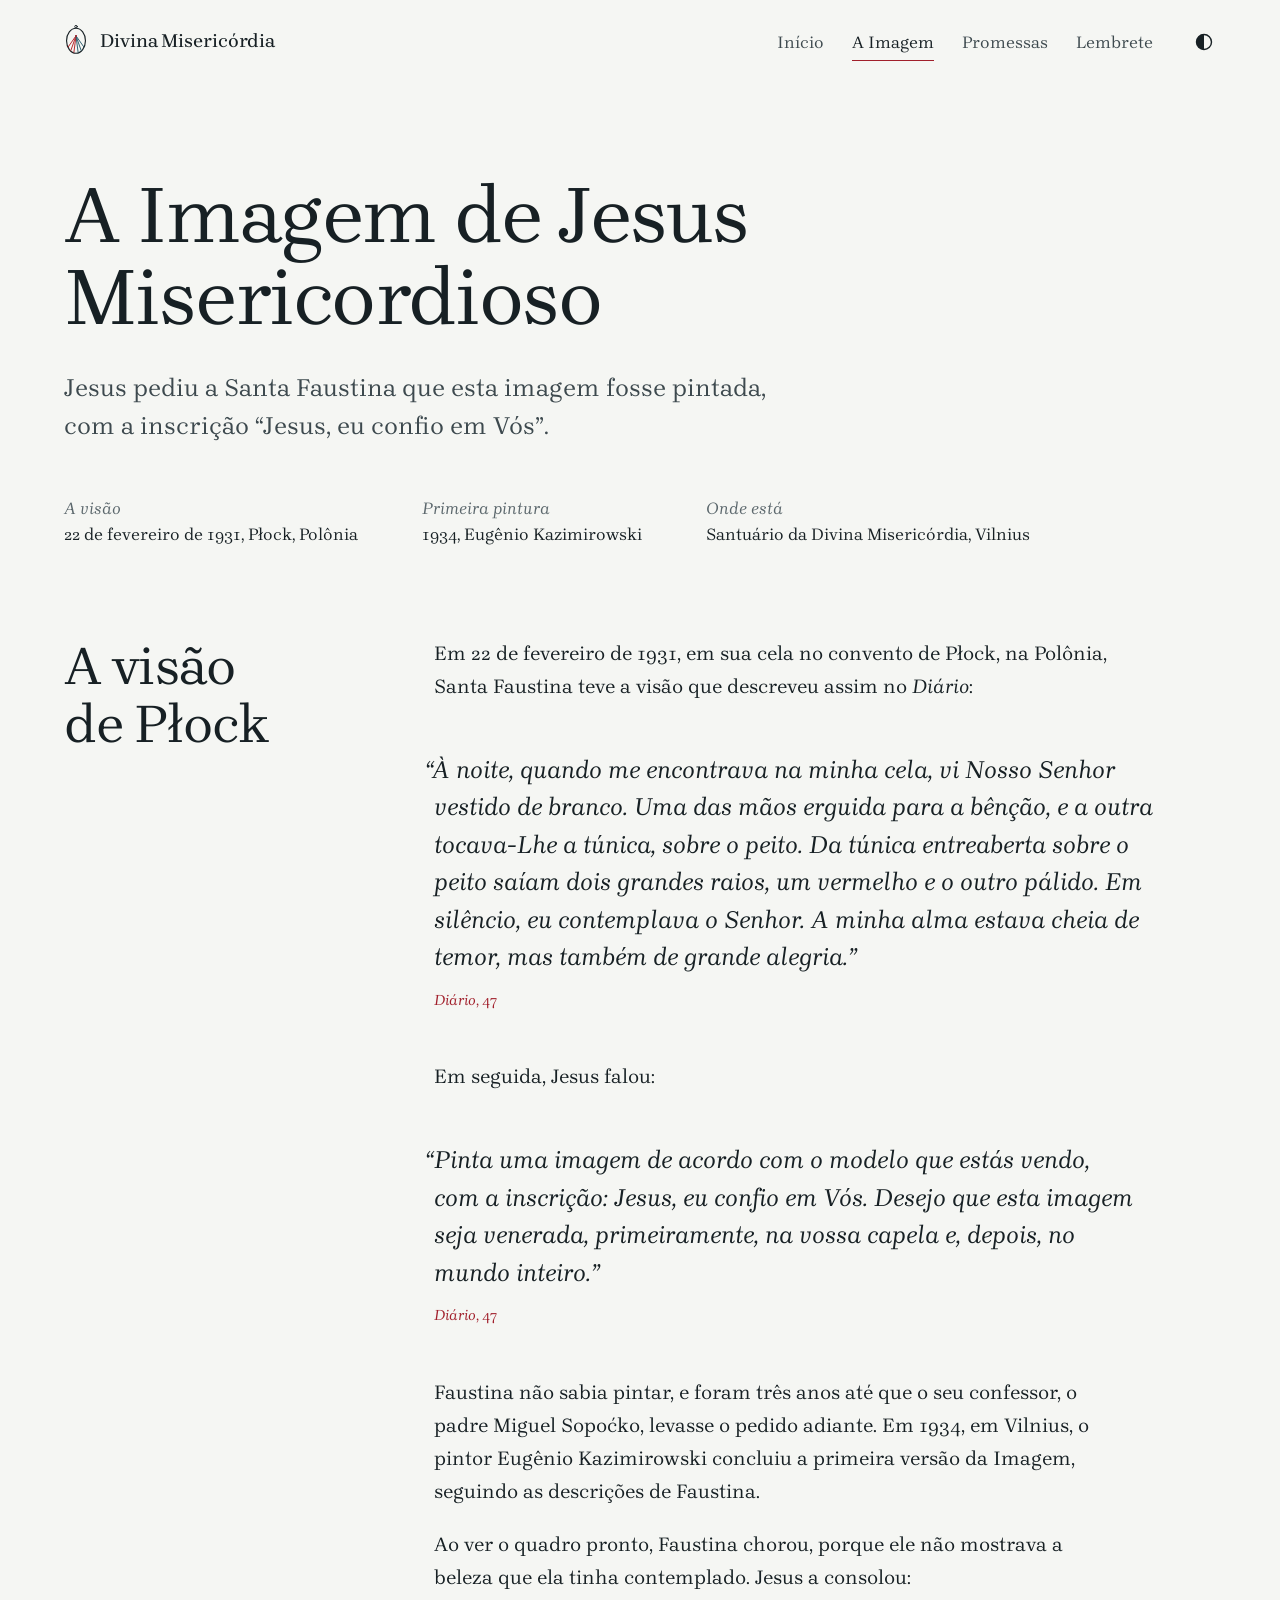
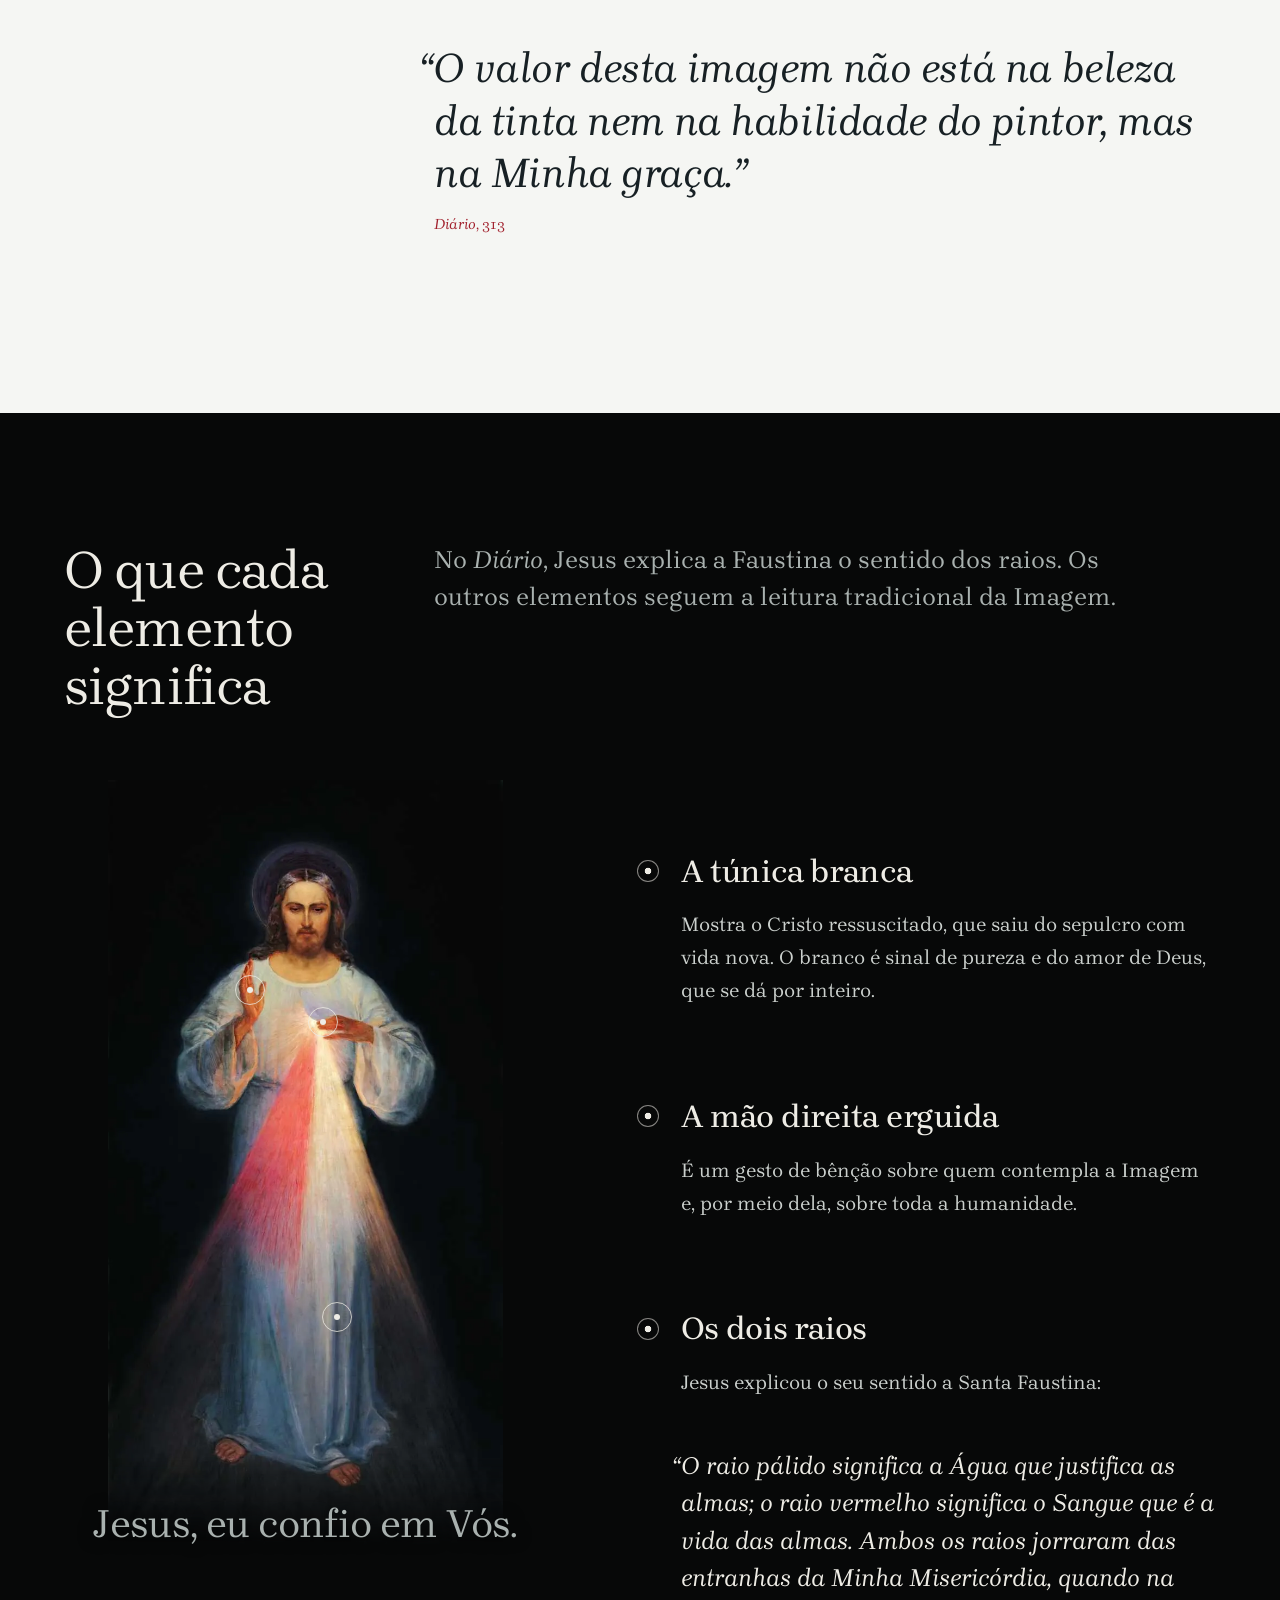
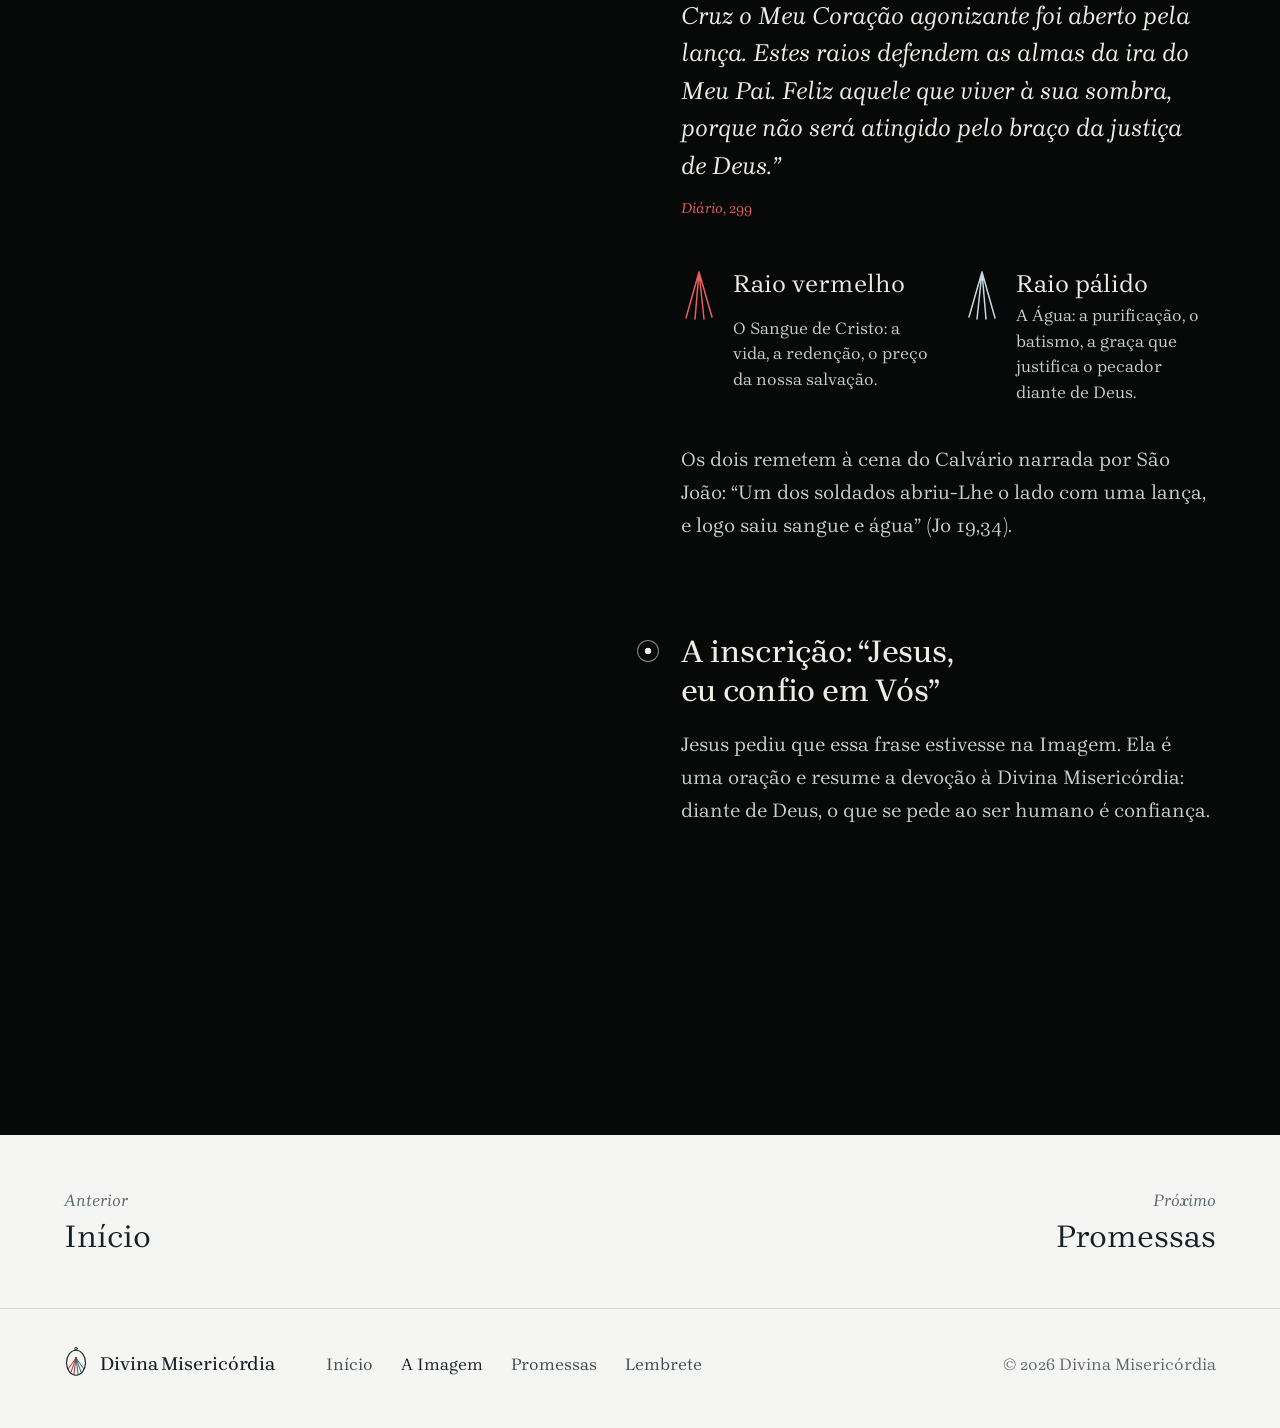
<file: imagem.html>
<!doctype html>
<html lang="pt-BR" class="claro">
<head>
<meta charset="utf-8">
<meta name="viewport" content="width=device-width, initial-scale=1, viewport-fit=cover">
<title>A Imagem · Divina Misericórdia</title>
<meta name="description" content="A Imagem de Jesus Misericordioso: a visão de Santa Faustina em Płock e o significado de cada elemento.">
<link rel="canonical" href="https://gabrielbuhatem3-maker.github.io/DM/imagem.html">
<meta property="og:type" content="website">
<meta property="og:site_name" content="Divina Misericórdia">
<meta property="og:locale" content="pt_BR">
<meta property="og:title" content="A Imagem de Jesus Misericordioso · Divina Misericórdia">
<meta property="og:description" content="A visão de Santa Faustina em Płock e o significado de cada elemento da Imagem.">
<meta property="og:url" content="https://gabrielbuhatem3-maker.github.io/DM/imagem.html">
<meta property="og:image" content="https://gabrielbuhatem3-maker.github.io/DM/assets/img/compartilhar.jpg">
<meta property="og:image:width" content="1200">
<meta property="og:image:height" content="630">
<meta property="og:image:alt" content="“Jesus, eu confio em Vós.” ao lado da pintura de Jesus Misericordioso.">
<meta name="twitter:card" content="summary_large_image">
<meta name="theme-color" content="#F5F6F3">
<link rel="icon" href="assets/img/marca.svg" type="image/svg+xml">
<link rel="apple-touch-icon" href="assets/img/icone-180.png">
<link rel="manifest" href="site.webmanifest">
<link rel="preload" href="assets/fonts/brygada-1918-latin.woff2" as="font" type="font/woff2" crossorigin>
<link rel="preload" href="assets/fonts/brygada-1918-italic-latin.woff2" as="font" type="font/woff2" crossorigin>
<script type="speculationrules">{"prerender":[{"where":{"href_matches":"/*"},"eagerness":"moderate"}]}</script>
<link rel="stylesheet" href="assets/css/style.css?v=dm-7ed503e1a8">
<script>
  // Antes da primeira pintura, para a página já nascer do jeito certo.
  (function (h) {
    h.classList.add('js');
    // Tema: o que a pessoa escolheu no botão; se nunca escolheu, o do aparelho.
    var t = null;
    try { t = localStorage.getItem('tema'); } catch (e) {}
    var escuro = t ? t === 'escuro' : !!(window.matchMedia && matchMedia('(prefers-color-scheme: dark)').matches);
    if (escuro) {
      h.classList.replace('claro', 'escuro');
      var cor = document.querySelector('meta[name="theme-color"]');
      if (cor && cor.content !== '#070808') cor.content = '#0E1315';
    }
    // A abertura do Início anima por inteiro só na primeira vez da visita.
    try { if (sessionStorage.getItem('abertura')) h.classList.add('ja-abriu'); } catch (e) {}
    // Primeira visita: guarda o site no aparelho, com o progresso na tela (uma vez só).
    // Depois: a tela de carregamento só aparece se algo demorar mais de 0,4 s.
    h.classList.add('carregando');
    try {
      var c = navigator.connection;
      if (!localStorage.getItem('site-guardado') && !sessionStorage.getItem('preparo') && !(c && c.saveData)) h.classList.add('baixando-site');
    } catch (e) {}
    // Se o script principal não chegar, nada fica preso atrás da tela.
    setTimeout(function () { h.classList.remove('carregando', 'baixando-site'); }, h.classList.contains('baixando-site') ? 26000 : 8000);
  })(document.documentElement);
</script>
</head>
<body>
<a class="pular" href="#conteudo">Pular para o conteúdo</a>
<div class="progresso" aria-hidden="true"></div>
<div class="carregador" aria-hidden="true">
  <div class="cg-in">
    <svg class="cg-marca" width="84" height="105" viewBox="0 0 32 40">
      <g fill="none" stroke-linecap="round">
        <circle class="cg-argola" cx="16" cy="2.2" r="1.7" stroke-width="1.1"/>
        <ellipse class="cg-aro" pathLength="1" cx="16" cy="21" rx="12.6" ry="16.6" stroke-width="1.1"/>
        <path class="cg-raio cg-r" pathLength="1" d="M16 14.5L5.6 29.2"/><path class="cg-raio cg-r" pathLength="1" d="M16 14.5L9.2 33.8"/><path class="cg-raio cg-r" pathLength="1" d="M16 14.5L13.2 36.3"/><path class="cg-raio cg-p" pathLength="1" d="M16 14.5L18.8 36.3"/><path class="cg-raio cg-p" pathLength="1" d="M16 14.5L22.8 33.8"/><path class="cg-raio cg-p" pathLength="1" d="M16 14.5L26.4 29.2"/>
        <circle class="cg-ponto" cx="16" cy="14.5" r="1.15"/>
      </g>
    </svg>
    <p class="cg-nome">Divina Misericórdia</p>
    <p class="cg-estado">Preparando o site: <span class="cg-pct">0%</span></p>
    <p class="cg-nota">Só na primeira visita. Depois ele abre na hora, até sem internet.</p>
    <button type="button" class="cg-entrar" hidden>Entrar agora</button>
    <p class="cg-oracao">Ó Sangue e Água, que jorraste do Coração de Jesus como Fonte de Misericórdia para nós, eu confio em Vós.</p>
  </div>
</div>

<header class="topo">
  <div class="wrap topo-in">
    <a href="index.html" class="marca"><svg class="marca-svg" width="24" height="30" viewBox="0 0 32 40" aria-hidden="true"><g fill="none" stroke-linecap="round"><circle cx="16" cy="2.2" r="1.7" stroke="currentColor" stroke-width="1.2"/><ellipse cx="16" cy="21" rx="12.6" ry="16.6" stroke="currentColor" stroke-width="1.5"/><path class="mk-r" d="M16 14.5L5.6 29.2M16 14.5L9.2 33.8M16 14.5L13.2 36.3"/><path class="mk-p" d="M16 14.5L18.8 36.3M16 14.5L22.8 33.8M16 14.5L26.4 29.2"/><circle cx="16" cy="14.5" r="1.25" fill="#B3242A"/></g></svg><span>Divina Misericórdia</span></a>
    <div class="topo-acoes">
      <nav class="nav" aria-label="Principal"><a href="index.html">Início</a><a href="imagem.html" aria-current="page">A Imagem</a><a href="promessas.html">Promessas</a><a href="lembrete.html">Lembrete</a></nav>
      <button type="button" class="tema" id="tema-tg" aria-pressed="false" title="Modo escuro">
        <svg width="20" height="20" viewBox="0 0 20 20" aria-hidden="true"><circle cx="10" cy="10" r="7.5" fill="none" stroke="currentColor" stroke-width="1.4"/><path d="M10 2.5a7.5 7.5 0 0 0 0 15z" fill="currentColor"/></svg>
        <span class="sr">Modo escuro</span>
      </button>
      <details class="menu-m">
        <summary>Menu</summary>
        <div class="menu-painel">
          <div class="wrap topo-in">
            <span class="marca" aria-hidden="true"><svg class="marca-svg" width="24" height="30" viewBox="0 0 32 40" aria-hidden="true"><g fill="none" stroke-linecap="round"><circle cx="16" cy="2.2" r="1.7" stroke="currentColor" stroke-width="1.2"/><ellipse cx="16" cy="21" rx="12.6" ry="16.6" stroke="currentColor" stroke-width="1.5"/><path class="mk-r" d="M16 14.5L5.6 29.2M16 14.5L9.2 33.8M16 14.5L13.2 36.3"/><path class="mk-p" d="M16 14.5L18.8 36.3M16 14.5L22.8 33.8M16 14.5L26.4 29.2"/><circle cx="16" cy="14.5" r="1.25" fill="#B3242A"/></g></svg><span>Divina Misericórdia</span></span>
            <button type="button" class="menu-fecha">Fechar</button>
          </div>
          <nav class="wrap menu-links" aria-label="Menu"><a href="index.html">Início</a><a href="imagem.html" aria-current="page">A Imagem</a><a href="promessas.html">Promessas</a><a href="lembrete.html">Lembrete</a></nav>
          <p class="wrap menu-prece" aria-hidden="true">Jesus, eu confio em Vós.</p>
        </div>
      </details>
    </div>
  </div>
</header>

<main id="conteudo">

<section class="wrap titulo" aria-labelledby="h-imagem">
  <h1 id="h-imagem" class="h1">A Imagem de Jesus Misericordioso</h1>
  <p class="lead">Jesus pediu a Santa Faustina que esta imagem fosse pintada, com a inscrição “Jesus, eu confio em Vós”.</p>
  <dl class="dados-linha">
    <div><dt>A visão</dt><dd>22 de fevereiro de 1931, Płock, Polônia</dd></div>
    <div><dt>Primeira pintura</dt><dd>1934, Eugênio Kazimirowski</dd></div>
    <div><dt>Onde está</dt><dd>Santuário da Divina Misericórdia, Vilnius</dd></div>
  </dl>
</section>

<section class="wrap leitura" aria-labelledby="h-visao">
  <h2 id="h-visao" class="h2">A visão de Płock</h2>
  <div class="texto" data-continua="2">
    <p>Em 22 de fevereiro de 1931, em sua cela no convento de Płock, na Polônia, Santa Faustina teve a visão que descreveu assim no <em>Diário</em>:</p>
    <figure class="cit">
      <blockquote>“À noite, quando me encontrava na minha cela, vi Nosso Senhor vestido de branco. Uma das mãos erguida para a bênção, e a outra tocava-Lhe a túnica, sobre o peito. Da túnica entreaberta sobre o peito saíam dois grandes raios, um vermelho e o outro pálido. Em silêncio, eu contemplava o Senhor. A minha alma estava cheia de temor, mas também de grande alegria.”</blockquote>
      <figcaption><em>Diário</em>, 47</figcaption>
    </figure>
    <p>Em seguida, Jesus falou:</p>
    <figure class="cit">
      <blockquote>“Pinta uma imagem de acordo com o modelo que estás vendo, com a inscrição: Jesus, eu confio em Vós. Desejo que esta imagem seja venerada, primeiramente, na vossa capela e, depois, no mundo inteiro.”</blockquote>
      <figcaption><em>Diário</em>, 47</figcaption>
    </figure>
    <p>Faustina não sabia pintar, e foram três anos até que o seu confessor, o padre Miguel Sopoćko, levasse o pedido adiante. Em 1934, em Vilnius, o pintor Eugênio Kazimirowski concluiu a primeira versão da Imagem, seguindo as descrições de Faustina.</p>
    <p>Ao ver o quadro pronto, Faustina chorou, porque ele não mostrava a beleza que ela tinha contemplado. Jesus a consolou:</p>
    <figure class="cit cit-grande">
      <blockquote>“O valor desta imagem não está na beleza da tinta nem na habilidade do pintor, mas na Minha graça.”</blockquote>
      <figcaption><em>Diário</em>, 313</figcaption>
    </figure>
  </div>
</section>

<section class="anotada" aria-labelledby="h-elementos">
  <div class="wrap">
    <div class="anotada-cab">
      <h2 id="h-elementos" class="h2">O que cada elemento significa</h2>
      <p>No <em>Diário</em>, Jesus explica a Faustina o sentido dos raios. Os outros elementos seguem a leitura tradicional da Imagem.</p>
    </div>

    <div class="anotada-grade">
      <figure class="painel" id="painel">
        <div class="painel-quadro">
          <picture><source srcset="assets/img/jesus-misericordioso.webp" type="image/webp"><img src="assets/img/jesus-misericordioso.jpg" width="726" height="1414" loading="lazy" alt="Pintura de Jesus Misericordioso, de Eugênio Kazimirowski, 1934."></picture>
          <div class="veu"></div>
          <button type="button" class="ponto" data-alvo="tunica" style="left:58%;top:70%" aria-label="Mostrar: a túnica branca"></button>
          <button type="button" class="ponto" data-alvo="mao" style="left:36%;top:27.4%" aria-label="Mostrar: a mão direita erguida"></button>
          <button type="button" class="ponto" data-alvo="raios" style="left:54.4%;top:31.5%" aria-label="Mostrar: os dois raios"></button>
        </div>
        <figcaption class="painel-inscricao" data-alvo="inscricao" role="button" tabindex="0">Jesus, eu confio em Vós.</figcaption>
        <span class="painel-dica" aria-hidden="true">Toque num número para ler sobre o detalhe.</span>
      </figure>

      <div class="elementos">
        <article class="elemento" id="el-tunica" data-alvo="tunica" data-x="52%" data-y="68%" data-rx="34%" data-ry="26%">
          <details class="topico" open>
            <summary><h3 class="h3">A túnica branca</h3><span class="sinal" aria-hidden="true"></span></summary>
            <div class="el-corpo">
          <p>Mostra o Cristo ressuscitado, que saiu do sepulcro com vida nova. O branco é sinal de pureza e do amor de Deus, que se dá por inteiro.</p>
            </div>
          </details>
        </article>

        <article class="elemento" id="el-mao" data-alvo="mao" data-x="36%" data-y="27%" data-rx="17%" data-ry="10%">
          <details class="topico" open>
            <summary><h3 class="h3">A mão direita erguida</h3><span class="sinal" aria-hidden="true"></span></summary>
            <div class="el-corpo">
          <p>É um gesto de bênção sobre quem contempla a Imagem e, por meio dela, sobre toda a humanidade.</p>
            </div>
          </details>
        </article>

        <article class="elemento" id="el-raios" data-alvo="raios" data-x="51%" data-y="52%" data-rx="40%" data-ry="34%">
          <details class="topico" open>
            <summary><h3 class="h3">Os dois raios</h3><span class="sinal" aria-hidden="true"></span></summary>
            <div class="el-corpo">
          <p>Jesus explicou o seu sentido a Santa Faustina:</p>
          <figure class="cit">
            <blockquote>“O raio pálido significa a Água que justifica as almas; o raio vermelho significa o Sangue que é a vida das almas. Ambos os raios jorraram das entranhas da Minha Misericórdia, quando na Cruz o Meu Coração agonizante foi aberto pela lança. Estes raios defendem as almas da ira do Meu Pai. Feliz aquele que viver à sua sombra, porque não será atingido pelo braço da justiça de Deus.”</blockquote>
            <figcaption><em>Diário</em>, 299</figcaption>
          </figure>
          <dl class="dois-raios">
            <div>
              <svg width="36" height="52" viewBox="0 0 36 52" aria-hidden="true"><path class="raio-v" d="M18 3L5 49M18 3L14 50M18 3L23 50M18 3L31 48"/></svg>
              <dt>Raio vermelho</dt>
              <dd>O Sangue de Cristo: a vida, a redenção, o preço da nossa salvação.</dd>
            </div>
            <div>
              <svg width="36" height="52" viewBox="0 0 36 52" aria-hidden="true"><path class="raio-p" d="M18 3L5 48M18 3L13 50M18 3L22 50M18 3L31 49"/></svg>
              <dt>Raio pálido</dt>
              <dd>A Água: a purificação, o batismo, a graça que justifica o pecador diante de Deus.</dd>
            </div>
          </dl>
          <p>Os dois remetem à cena do Calvário narrada por São João: “Um dos soldados abriu-Lhe o lado com uma lança, e logo saiu sangue e água” (Jo&nbsp;19,34).</p>
            </div>
          </details>
        </article>

        <article class="elemento" id="el-inscricao" data-alvo="inscricao">
          <details class="topico" open>
            <summary><h3 class="h3">A inscrição: “Jesus, eu confio em Vós”</h3><span class="sinal" aria-hidden="true"></span></summary>
            <div class="el-corpo">
          <p>Jesus pediu que essa frase estivesse na Imagem. Ela é uma oração e resume a devoção à Divina Misericórdia: diante de Deus, o que se pede ao ser humano é confiança.</p>
            </div>
          </details>
        </article>
      </div>
    </div>
  </div>
</section>

<nav class="wrap" aria-label="Continuar a leitura">
  <div class="seguir">
    <a href="index.html"><span>Anterior</span><strong>Início</strong></a>
    <a href="promessas.html"><span>Próximo</span><strong>Promessas</strong></a>
  </div>
</nav>

</main>

<footer class="rodape">
  <div class="wrap rodape-in">
    <a href="index.html" class="marca"><svg class="marca-svg" width="24" height="30" viewBox="0 0 32 40" aria-hidden="true"><g fill="none" stroke-linecap="round"><circle cx="16" cy="2.2" r="1.7" stroke="currentColor" stroke-width="1.2"/><ellipse cx="16" cy="21" rx="12.6" ry="16.6" stroke="currentColor" stroke-width="1.5"/><path class="mk-r" d="M16 14.5L5.6 29.2M16 14.5L9.2 33.8M16 14.5L13.2 36.3"/><path class="mk-p" d="M16 14.5L18.8 36.3M16 14.5L22.8 33.8M16 14.5L26.4 29.2"/><circle cx="16" cy="14.5" r="1.25" fill="#B3242A"/></g></svg><span>Divina Misericórdia</span></a>
    <nav aria-label="Rodapé"><a href="index.html">Início</a><a href="imagem.html" aria-current="page">A Imagem</a><a href="promessas.html">Promessas</a><a href="lembrete.html">Lembrete</a></nav>
    <p>© 2026 Divina Misericórdia</p>
  </div>
</footer>

<script src="assets/js/main.js?v=dm-7ed503e1a8" defer></script>
</body>
</html>
</file>
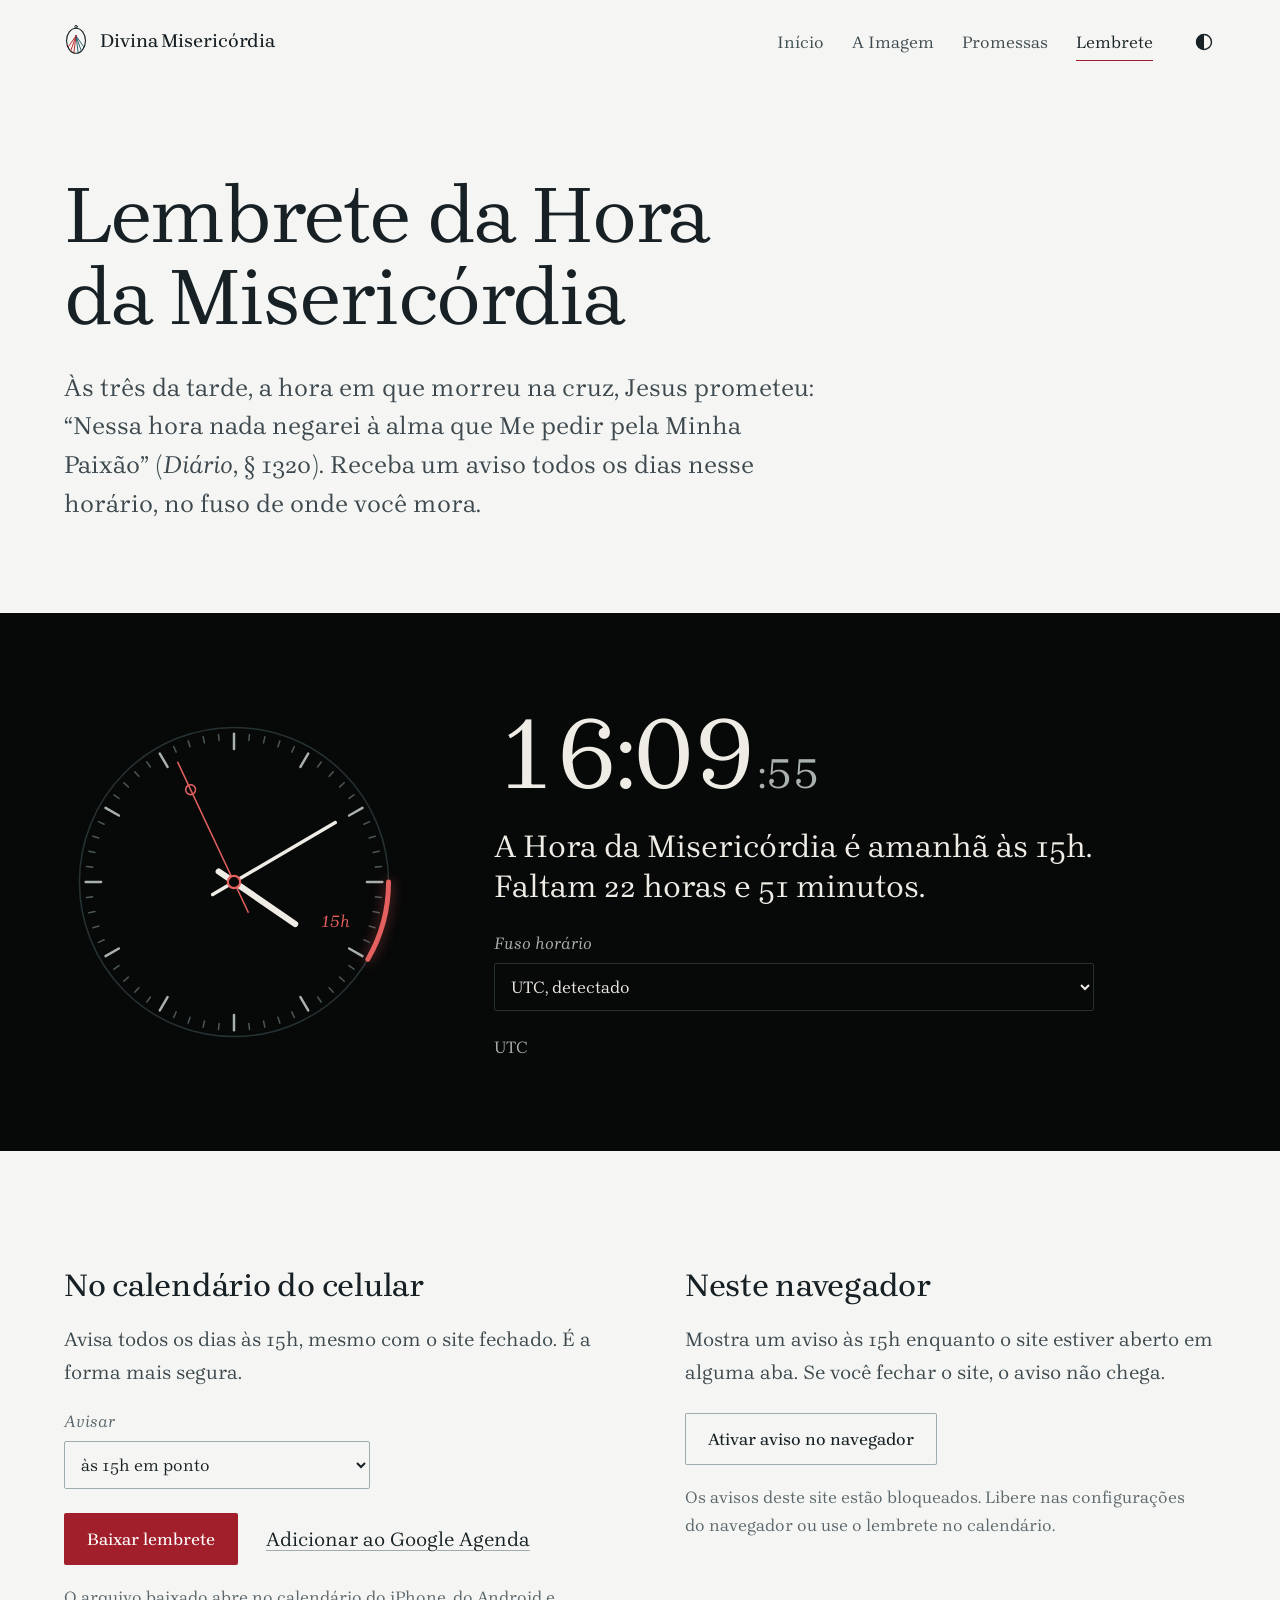
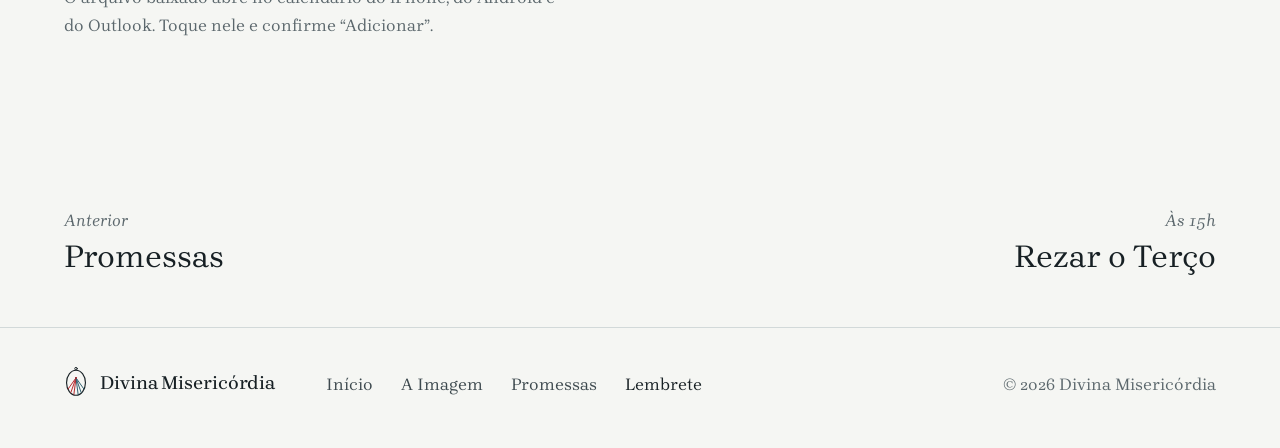
<file: lembrete.html>
<!doctype html>
<html lang="pt-BR" class="claro">
<head>
<meta charset="utf-8">
<meta name="viewport" content="width=device-width, initial-scale=1, viewport-fit=cover">
<title>Lembrete · Divina Misericórdia</title>
<meta name="description" content="Receba um aviso todos os dias às 15h, a Hora da Misericórdia, no fuso horário de onde você mora.">
<link rel="canonical" href="https://gabrielbuhatem3-maker.github.io/DM/lembrete.html">
<meta property="og:type" content="website">
<meta property="og:site_name" content="Divina Misericórdia">
<meta property="og:locale" content="pt_BR">
<meta property="og:title" content="Lembrete da Hora da Misericórdia">
<meta property="og:description" content="Um aviso todos os dias às 15h, no seu fuso horário.">
<meta property="og:url" content="https://gabrielbuhatem3-maker.github.io/DM/lembrete.html">
<meta property="og:image" content="https://gabrielbuhatem3-maker.github.io/DM/assets/img/compartilhar.jpg">
<meta property="og:image:width" content="1200">
<meta property="og:image:height" content="630">
<meta property="og:image:alt" content="“Jesus, eu confio em Vós.” ao lado da pintura de Jesus Misericordioso.">
<meta name="twitter:card" content="summary_large_image">
<meta name="theme-color" content="#F5F6F3">
<link rel="icon" href="assets/img/marca.svg" type="image/svg+xml">
<link rel="apple-touch-icon" href="assets/img/icone-180.png">
<link rel="manifest" href="site.webmanifest">
<link rel="preload" href="assets/fonts/brygada-1918-latin.woff2" as="font" type="font/woff2" crossorigin>
<link rel="preload" href="assets/fonts/brygada-1918-italic-latin.woff2" as="font" type="font/woff2" crossorigin>
<script type="speculationrules">{"prerender":[{"where":{"href_matches":"/*"},"eagerness":"moderate"}]}</script>
<link rel="stylesheet" href="assets/css/style.css?v=dm-7ed503e1a8">
<script>
  // Antes da primeira pintura, para a página já nascer do jeito certo.
  (function (h) {
    h.classList.add('js');
    // Tema: o que a pessoa escolheu no botão; se nunca escolheu, o do aparelho.
    var t = null;
    try { t = localStorage.getItem('tema'); } catch (e) {}
    var escuro = t ? t === 'escuro' : !!(window.matchMedia && matchMedia('(prefers-color-scheme: dark)').matches);
    if (escuro) {
      h.classList.replace('claro', 'escuro');
      var cor = document.querySelector('meta[name="theme-color"]');
      if (cor && cor.content !== '#070808') cor.content = '#0E1315';
    }
    // A abertura do Início anima por inteiro só na primeira vez da visita.
    try { if (sessionStorage.getItem('abertura')) h.classList.add('ja-abriu'); } catch (e) {}
    // Primeira visita: guarda o site no aparelho, com o progresso na tela (uma vez só).
    // Depois: a tela de carregamento só aparece se algo demorar mais de 0,4 s.
    h.classList.add('carregando');
    try {
      var c = navigator.connection;
      if (!localStorage.getItem('site-guardado') && !sessionStorage.getItem('preparo') && !(c && c.saveData)) h.classList.add('baixando-site');
    } catch (e) {}
    // Se o script principal não chegar, nada fica preso atrás da tela.
    setTimeout(function () { h.classList.remove('carregando', 'baixando-site'); }, h.classList.contains('baixando-site') ? 26000 : 8000);
  })(document.documentElement);
</script>
</head>
<body>
<a class="pular" href="#conteudo">Pular para o conteúdo</a>
<div class="progresso" aria-hidden="true"></div>
<div class="carregador" aria-hidden="true">
  <div class="cg-in">
    <svg class="cg-marca" width="84" height="105" viewBox="0 0 32 40">
      <g fill="none" stroke-linecap="round">
        <circle class="cg-argola" cx="16" cy="2.2" r="1.7" stroke-width="1.1"/>
        <ellipse class="cg-aro" pathLength="1" cx="16" cy="21" rx="12.6" ry="16.6" stroke-width="1.1"/>
        <path class="cg-raio cg-r" pathLength="1" d="M16 14.5L5.6 29.2"/><path class="cg-raio cg-r" pathLength="1" d="M16 14.5L9.2 33.8"/><path class="cg-raio cg-r" pathLength="1" d="M16 14.5L13.2 36.3"/><path class="cg-raio cg-p" pathLength="1" d="M16 14.5L18.8 36.3"/><path class="cg-raio cg-p" pathLength="1" d="M16 14.5L22.8 33.8"/><path class="cg-raio cg-p" pathLength="1" d="M16 14.5L26.4 29.2"/>
        <circle class="cg-ponto" cx="16" cy="14.5" r="1.15"/>
      </g>
    </svg>
    <p class="cg-nome">Divina Misericórdia</p>
    <p class="cg-estado">Preparando o site: <span class="cg-pct">0%</span></p>
    <p class="cg-nota">Só na primeira visita. Depois ele abre na hora, até sem internet.</p>
    <button type="button" class="cg-entrar" hidden>Entrar agora</button>
    <p class="cg-oracao">Ó Sangue e Água, que jorraste do Coração de Jesus como Fonte de Misericórdia para nós, eu confio em Vós.</p>
  </div>
</div>

<header class="topo">
  <div class="wrap topo-in">
    <a href="index.html" class="marca"><svg class="marca-svg" width="24" height="30" viewBox="0 0 32 40" aria-hidden="true"><g fill="none" stroke-linecap="round"><circle cx="16" cy="2.2" r="1.7" stroke="currentColor" stroke-width="1.2"/><ellipse cx="16" cy="21" rx="12.6" ry="16.6" stroke="currentColor" stroke-width="1.5"/><path class="mk-r" d="M16 14.5L5.6 29.2M16 14.5L9.2 33.8M16 14.5L13.2 36.3"/><path class="mk-p" d="M16 14.5L18.8 36.3M16 14.5L22.8 33.8M16 14.5L26.4 29.2"/><circle cx="16" cy="14.5" r="1.25" fill="#B3242A"/></g></svg><span>Divina Misericórdia</span></a>
    <div class="topo-acoes">
      <nav class="nav" aria-label="Principal"><a href="index.html">Início</a><a href="imagem.html">A Imagem</a><a href="promessas.html">Promessas</a><a href="lembrete.html" aria-current="page">Lembrete</a></nav>
      <button type="button" class="tema" id="tema-tg" aria-pressed="false" title="Modo escuro">
        <svg width="20" height="20" viewBox="0 0 20 20" aria-hidden="true"><circle cx="10" cy="10" r="7.5" fill="none" stroke="currentColor" stroke-width="1.4"/><path d="M10 2.5a7.5 7.5 0 0 0 0 15z" fill="currentColor"/></svg>
        <span class="sr">Modo escuro</span>
      </button>
      <details class="menu-m">
        <summary>Menu</summary>
        <div class="menu-painel">
          <div class="wrap topo-in">
            <span class="marca" aria-hidden="true"><svg class="marca-svg" width="24" height="30" viewBox="0 0 32 40" aria-hidden="true"><g fill="none" stroke-linecap="round"><circle cx="16" cy="2.2" r="1.7" stroke="currentColor" stroke-width="1.2"/><ellipse cx="16" cy="21" rx="12.6" ry="16.6" stroke="currentColor" stroke-width="1.5"/><path class="mk-r" d="M16 14.5L5.6 29.2M16 14.5L9.2 33.8M16 14.5L13.2 36.3"/><path class="mk-p" d="M16 14.5L18.8 36.3M16 14.5L22.8 33.8M16 14.5L26.4 29.2"/><circle cx="16" cy="14.5" r="1.25" fill="#B3242A"/></g></svg><span>Divina Misericórdia</span></span>
            <button type="button" class="menu-fecha">Fechar</button>
          </div>
          <nav class="wrap menu-links" aria-label="Menu"><a href="index.html">Início</a><a href="imagem.html">A Imagem</a><a href="promessas.html">Promessas</a><a href="lembrete.html" aria-current="page">Lembrete</a></nav>
          <p class="wrap menu-prece" aria-hidden="true">Jesus, eu confio em Vós.</p>
        </div>
      </details>
    </div>
  </div>
</header>

<main id="conteudo">

<section class="wrap titulo" aria-labelledby="h-lembrete">
  <h1 id="h-lembrete" class="h1">Lembrete da Hora da Misericórdia</h1>
  <p class="lead">Às três da tarde, a hora em que morreu na cruz, Jesus prometeu: “Nessa hora nada negarei à alma que Me pedir pela Minha Paixão” (<em>Diário</em>, §&nbsp;1320). Receba um aviso todos os dias nesse horário, no fuso de onde você mora.</p>
</section>

<section class="relogio" aria-labelledby="h-relogio">
  <div class="wrap relogio-in">
    <h2 id="h-relogio" class="sr">Agora no seu fuso</h2>
    <svg class="mostrador" id="lb-mostrador" viewBox="0 0 220 220" aria-hidden="true">
      <circle class="m-aro" cx="110" cy="110" r="100"/>
      <g id="lb-marcas"></g>
      <path class="m-hora" id="lb-arco" d="M210 110A100 100 0 0 1 196.6 160"/>
      <text class="m-rotulo" x="166" y="139">15h</text>
      <line class="m-ponteiro m-h" id="lb-ph" x1="110" y1="122" x2="110" y2="62"/>
      <line class="m-ponteiro m-m" id="lb-pm" x1="110" y1="126" x2="110" y2="34"/>
      <g id="lb-ps" class="m-s"><line x1="110" y1="132" x2="110" y2="24"/><circle cx="110" cy="44" r="3.2"/></g>
      <circle class="m-centro" cx="110" cy="110" r="4"/>
    </svg>
    <div class="relogio-info">
      <p class="relogio-hora" id="lb-agora" role="timer" aria-label="" translate="no"><span class="hm">--:--</span><span class="ss">:--</span></p>
      <p class="relogio-falta" id="lb-falta" aria-live="polite">Calculando o horário…</p>
      <label class="campo" for="lb-fuso">
        <span>Fuso horário</span>
        <select id="lb-fuso"></select>
      </label>
      <p class="relogio-nota" id="lb-nota"></p>
    </div>
  </div>
</section>

<section class="wrap opcoes" aria-label="Formas de lembrete">
  <article class="opcao">
    <h2 class="h3">No calendário do celular</h2>
    <p>Avisa todos os dias às 15h, mesmo com o site fechado. É a forma mais segura.</p>
    <label class="campo" for="lb-antes">
      <span>Avisar</span>
      <select id="lb-antes">
        <option value="0">às 15h em ponto</option>
        <option value="5">5 minutos antes</option>
        <option value="15">15 minutos antes</option>
      </select>
    </label>
    <div class="opcao-acoes">
      <button type="button" class="btn" id="lb-ics">Baixar lembrete</button>
      <a class="lnk" id="lb-google" href="https://calendar.google.com/" target="_blank" rel="noopener">Adicionar ao Google Agenda</a>
    </div>
    <p class="opcao-nota">O arquivo baixado abre no calendário do iPhone, do Android e do Outlook. Toque nele e confirme “Adicionar”.</p>
  </article>

  <article class="opcao">
    <h2 class="h3">Neste navegador</h2>
    <p>Mostra um aviso às 15h enquanto o site estiver aberto em alguma aba. Se você fechar o site, o aviso não chega.</p>
    <div class="opcao-acoes">
      <button type="button" class="btn btn-sec" id="lb-notif">Ativar aviso no navegador</button>
    </div>
    <p class="opcao-nota" id="lb-notif-estado" aria-live="polite"></p>
  </article>
</section>

<nav class="wrap" aria-label="Continuar a leitura">
  <div class="seguir">
    <a href="promessas.html"><span>Anterior</span><strong>Promessas</strong></a>
    <a href="index.html#rezar"><span>Às 15h</span><strong>Rezar o Terço</strong></a>
  </div>
</nav>

</main>

<footer class="rodape">
  <div class="wrap rodape-in">
    <a href="index.html" class="marca"><svg class="marca-svg" width="24" height="30" viewBox="0 0 32 40" aria-hidden="true"><g fill="none" stroke-linecap="round"><circle cx="16" cy="2.2" r="1.7" stroke="currentColor" stroke-width="1.2"/><ellipse cx="16" cy="21" rx="12.6" ry="16.6" stroke="currentColor" stroke-width="1.5"/><path class="mk-r" d="M16 14.5L5.6 29.2M16 14.5L9.2 33.8M16 14.5L13.2 36.3"/><path class="mk-p" d="M16 14.5L18.8 36.3M16 14.5L22.8 33.8M16 14.5L26.4 29.2"/><circle cx="16" cy="14.5" r="1.25" fill="#B3242A"/></g></svg><span>Divina Misericórdia</span></a>
    <nav aria-label="Rodapé"><a href="index.html">Início</a><a href="imagem.html">A Imagem</a><a href="promessas.html">Promessas</a><a href="lembrete.html" aria-current="page">Lembrete</a></nav>
    <p>© 2026 Divina Misericórdia</p>
  </div>
</footer>

<script src="assets/js/main.js?v=dm-7ed503e1a8" defer></script>
</body>
</html>
</file>
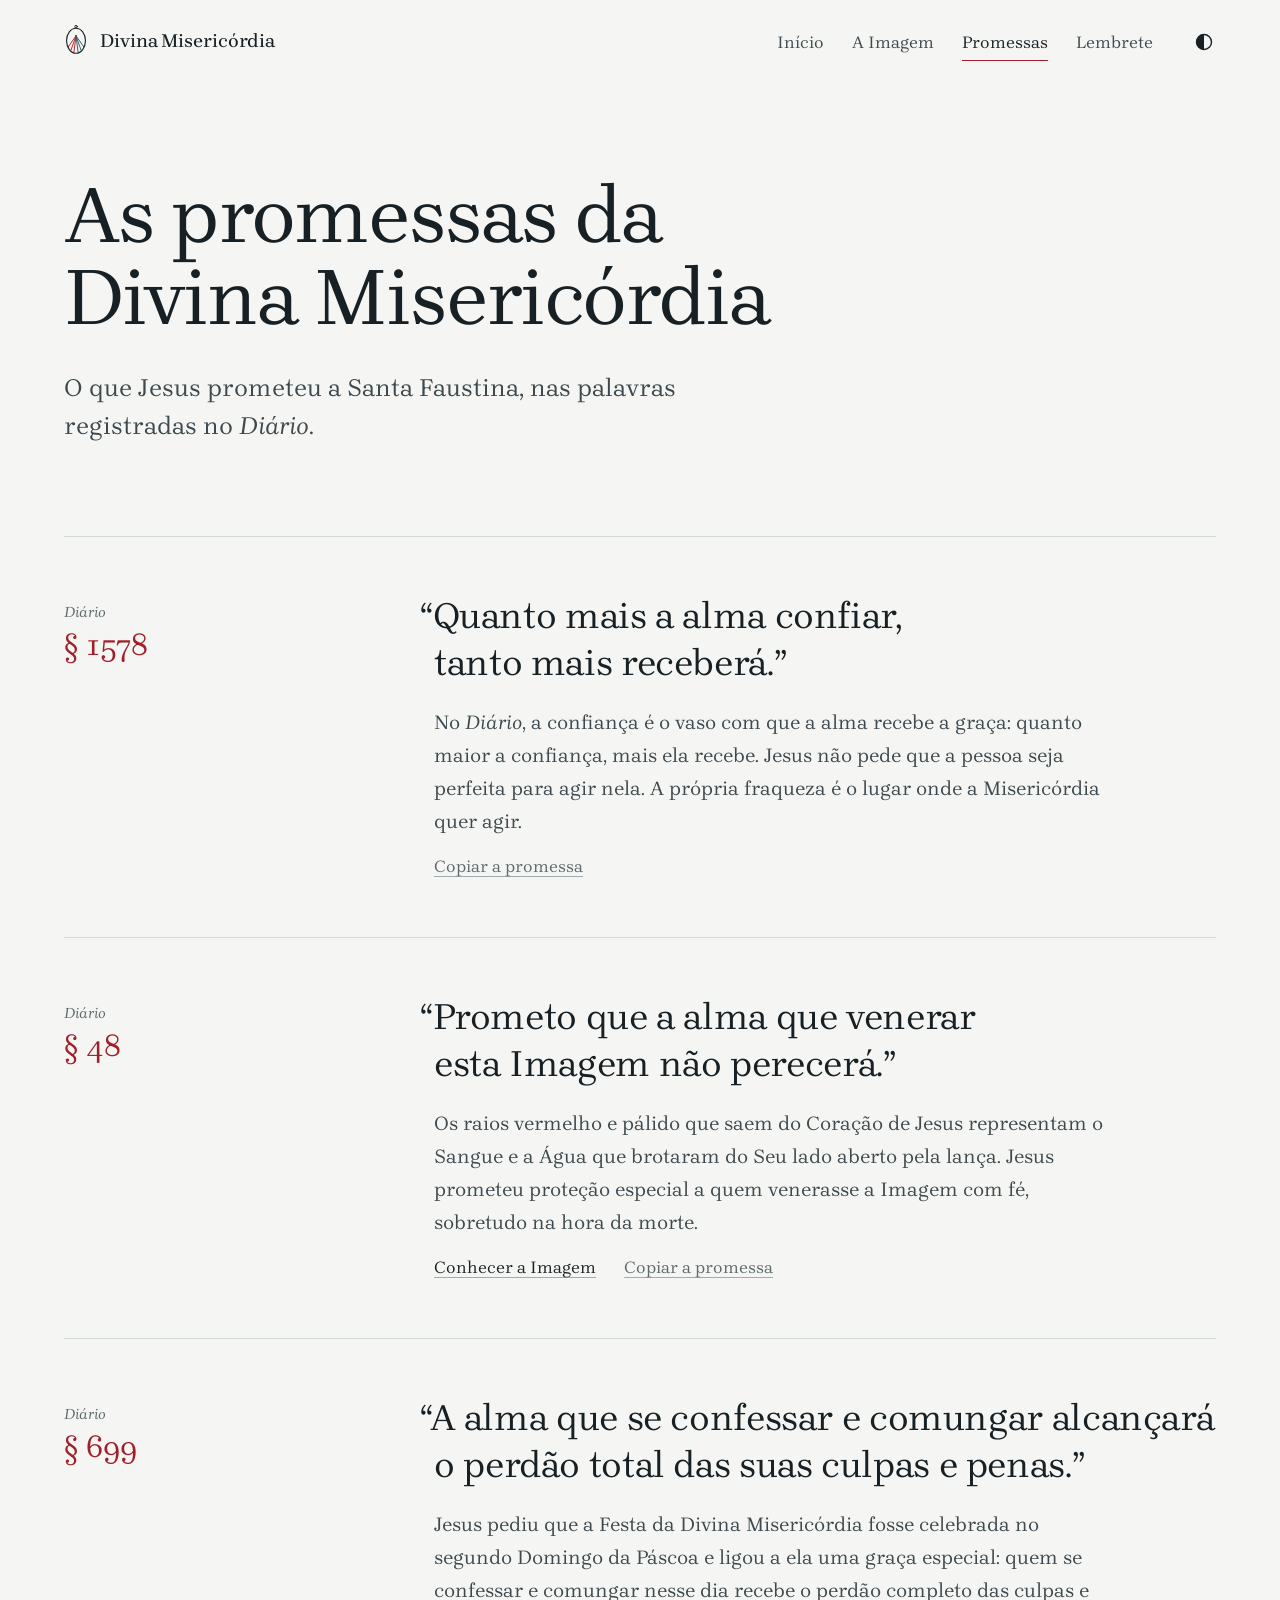
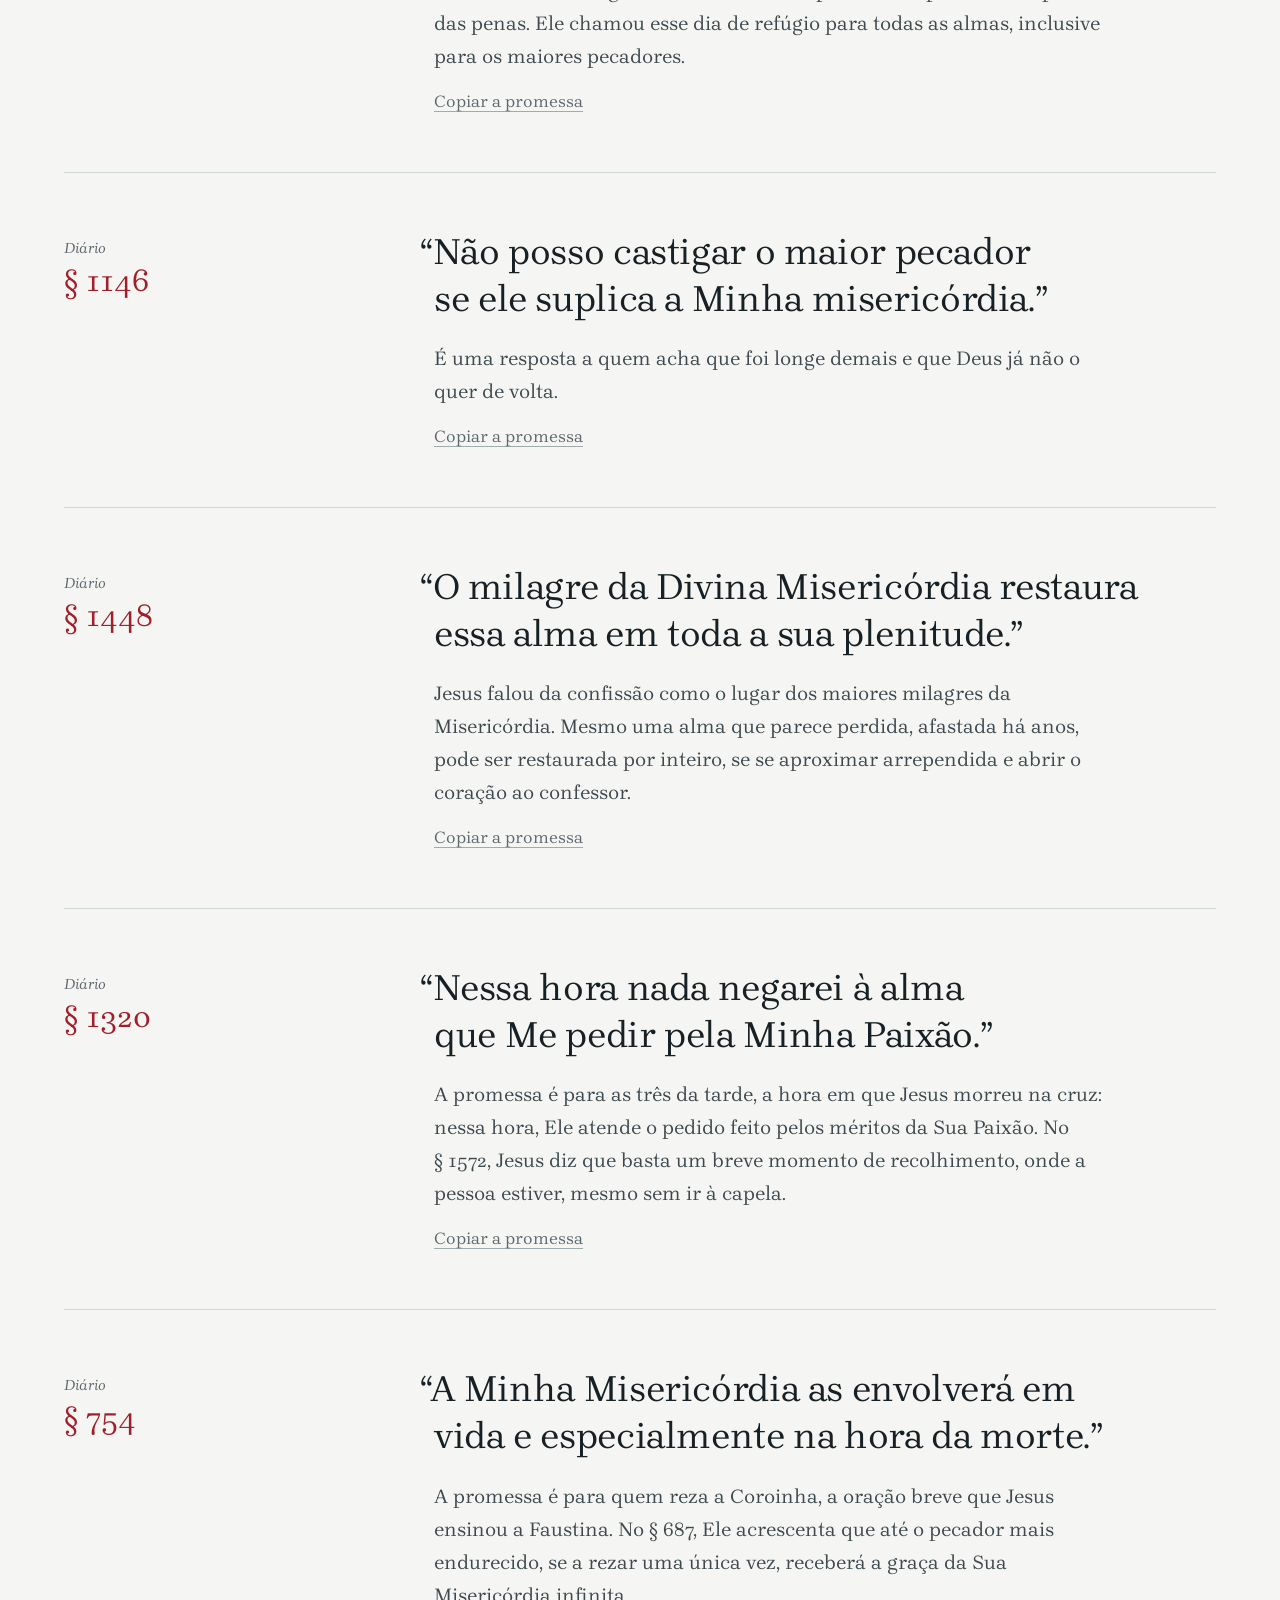
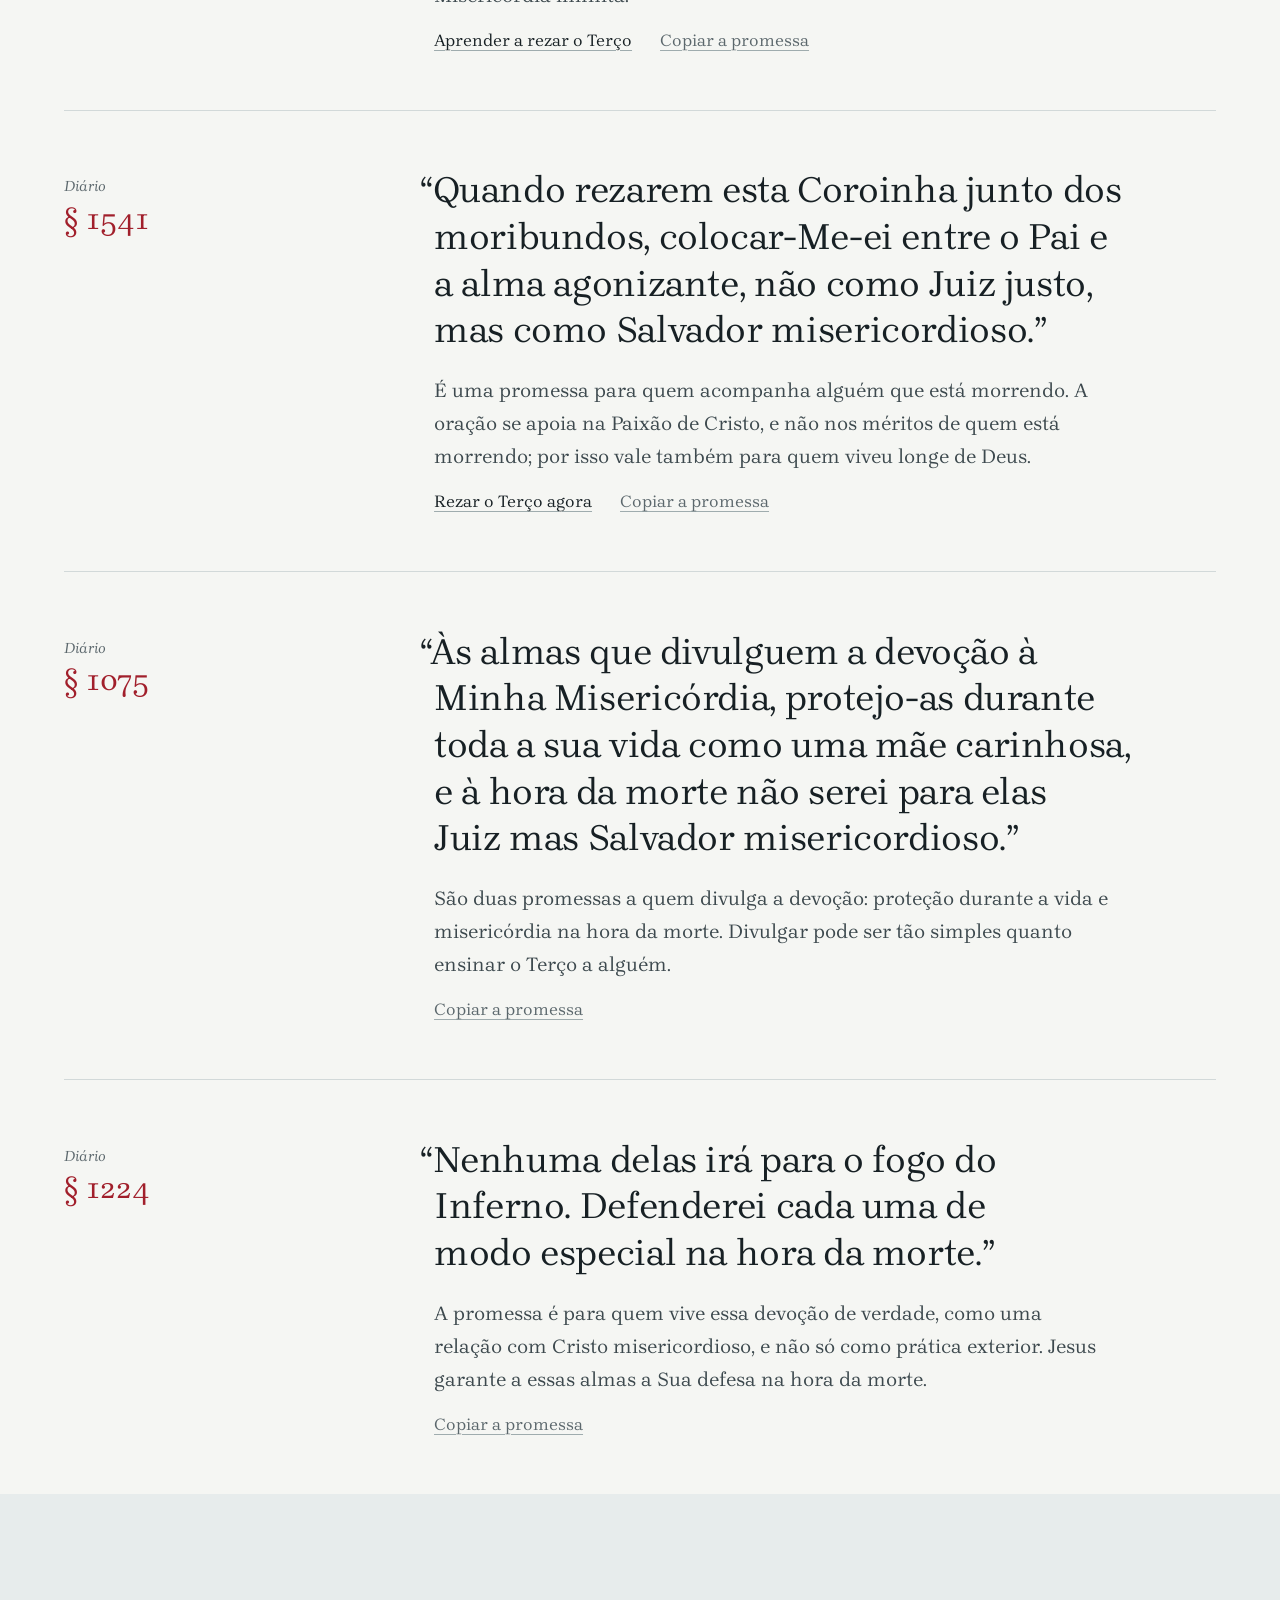
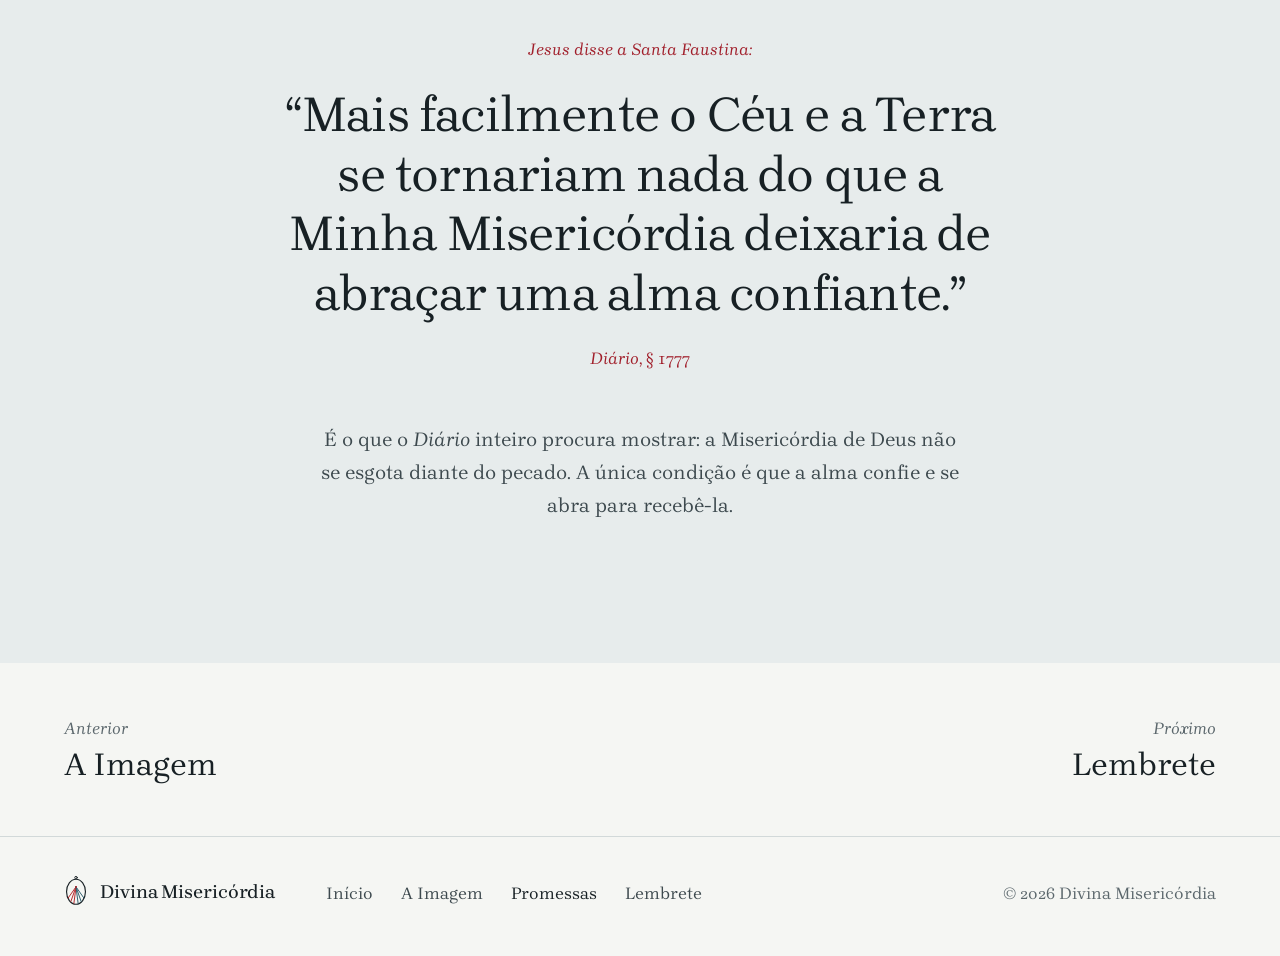
<file: promessas.html>
<!doctype html>
<html lang="pt-BR" class="claro">
<head>
<meta charset="utf-8">
<meta name="viewport" content="width=device-width, initial-scale=1, viewport-fit=cover">
<title>Promessas · Divina Misericórdia</title>
<meta name="description" content="As promessas de Jesus a Santa Faustina, registradas no Diário, para quem confia na Sua Misericórdia.">
<link rel="canonical" href="https://gabrielbuhatem3-maker.github.io/DM/promessas.html">
<meta property="og:type" content="website">
<meta property="og:site_name" content="Divina Misericórdia">
<meta property="og:locale" content="pt_BR">
<meta property="og:title" content="As promessas da Divina Misericórdia">
<meta property="og:description" content="O que Jesus prometeu a Santa Faustina, nas palavras registradas no Diário.">
<meta property="og:url" content="https://gabrielbuhatem3-maker.github.io/DM/promessas.html">
<meta property="og:image" content="https://gabrielbuhatem3-maker.github.io/DM/assets/img/compartilhar.jpg">
<meta property="og:image:width" content="1200">
<meta property="og:image:height" content="630">
<meta property="og:image:alt" content="“Jesus, eu confio em Vós.” ao lado da pintura de Jesus Misericordioso.">
<meta name="twitter:card" content="summary_large_image">
<meta name="theme-color" content="#F5F6F3">
<link rel="icon" href="assets/img/marca.svg" type="image/svg+xml">
<link rel="apple-touch-icon" href="assets/img/icone-180.png">
<link rel="manifest" href="site.webmanifest">
<link rel="preload" href="assets/fonts/brygada-1918-latin.woff2" as="font" type="font/woff2" crossorigin>
<link rel="preload" href="assets/fonts/brygada-1918-italic-latin.woff2" as="font" type="font/woff2" crossorigin>
<script type="speculationrules">{"prerender":[{"where":{"href_matches":"/*"},"eagerness":"moderate"}]}</script>
<link rel="stylesheet" href="assets/css/style.css?v=dm-7ed503e1a8">
<script>
  // Antes da primeira pintura, para a página já nascer do jeito certo.
  (function (h) {
    h.classList.add('js');
    // Tema: o que a pessoa escolheu no botão; se nunca escolheu, o do aparelho.
    var t = null;
    try { t = localStorage.getItem('tema'); } catch (e) {}
    var escuro = t ? t === 'escuro' : !!(window.matchMedia && matchMedia('(prefers-color-scheme: dark)').matches);
    if (escuro) {
      h.classList.replace('claro', 'escuro');
      var cor = document.querySelector('meta[name="theme-color"]');
      if (cor && cor.content !== '#070808') cor.content = '#0E1315';
    }
    // A abertura do Início anima por inteiro só na primeira vez da visita.
    try { if (sessionStorage.getItem('abertura')) h.classList.add('ja-abriu'); } catch (e) {}
    // Primeira visita: guarda o site no aparelho, com o progresso na tela (uma vez só).
    // Depois: a tela de carregamento só aparece se algo demorar mais de 0,4 s.
    h.classList.add('carregando');
    try {
      var c = navigator.connection;
      if (!localStorage.getItem('site-guardado') && !sessionStorage.getItem('preparo') && !(c && c.saveData)) h.classList.add('baixando-site');
    } catch (e) {}
    // Se o script principal não chegar, nada fica preso atrás da tela.
    setTimeout(function () { h.classList.remove('carregando', 'baixando-site'); }, h.classList.contains('baixando-site') ? 26000 : 8000);
  })(document.documentElement);
</script>
</head>
<body>
<a class="pular" href="#conteudo">Pular para o conteúdo</a>
<div class="progresso" aria-hidden="true"></div>
<div class="carregador" aria-hidden="true">
  <div class="cg-in">
    <svg class="cg-marca" width="84" height="105" viewBox="0 0 32 40">
      <g fill="none" stroke-linecap="round">
        <circle class="cg-argola" cx="16" cy="2.2" r="1.7" stroke-width="1.1"/>
        <ellipse class="cg-aro" pathLength="1" cx="16" cy="21" rx="12.6" ry="16.6" stroke-width="1.1"/>
        <path class="cg-raio cg-r" pathLength="1" d="M16 14.5L5.6 29.2"/><path class="cg-raio cg-r" pathLength="1" d="M16 14.5L9.2 33.8"/><path class="cg-raio cg-r" pathLength="1" d="M16 14.5L13.2 36.3"/><path class="cg-raio cg-p" pathLength="1" d="M16 14.5L18.8 36.3"/><path class="cg-raio cg-p" pathLength="1" d="M16 14.5L22.8 33.8"/><path class="cg-raio cg-p" pathLength="1" d="M16 14.5L26.4 29.2"/>
        <circle class="cg-ponto" cx="16" cy="14.5" r="1.15"/>
      </g>
    </svg>
    <p class="cg-nome">Divina Misericórdia</p>
    <p class="cg-estado">Preparando o site: <span class="cg-pct">0%</span></p>
    <p class="cg-nota">Só na primeira visita. Depois ele abre na hora, até sem internet.</p>
    <button type="button" class="cg-entrar" hidden>Entrar agora</button>
    <p class="cg-oracao">Ó Sangue e Água, que jorraste do Coração de Jesus como Fonte de Misericórdia para nós, eu confio em Vós.</p>
  </div>
</div>

<header class="topo">
  <div class="wrap topo-in">
    <a href="index.html" class="marca"><svg class="marca-svg" width="24" height="30" viewBox="0 0 32 40" aria-hidden="true"><g fill="none" stroke-linecap="round"><circle cx="16" cy="2.2" r="1.7" stroke="currentColor" stroke-width="1.2"/><ellipse cx="16" cy="21" rx="12.6" ry="16.6" stroke="currentColor" stroke-width="1.5"/><path class="mk-r" d="M16 14.5L5.6 29.2M16 14.5L9.2 33.8M16 14.5L13.2 36.3"/><path class="mk-p" d="M16 14.5L18.8 36.3M16 14.5L22.8 33.8M16 14.5L26.4 29.2"/><circle cx="16" cy="14.5" r="1.25" fill="#B3242A"/></g></svg><span>Divina Misericórdia</span></a>
    <div class="topo-acoes">
      <nav class="nav" aria-label="Principal"><a href="index.html">Início</a><a href="imagem.html">A Imagem</a><a href="promessas.html" aria-current="page">Promessas</a><a href="lembrete.html">Lembrete</a></nav>
      <button type="button" class="tema" id="tema-tg" aria-pressed="false" title="Modo escuro">
        <svg width="20" height="20" viewBox="0 0 20 20" aria-hidden="true"><circle cx="10" cy="10" r="7.5" fill="none" stroke="currentColor" stroke-width="1.4"/><path d="M10 2.5a7.5 7.5 0 0 0 0 15z" fill="currentColor"/></svg>
        <span class="sr">Modo escuro</span>
      </button>
      <details class="menu-m">
        <summary>Menu</summary>
        <div class="menu-painel">
          <div class="wrap topo-in">
            <span class="marca" aria-hidden="true"><svg class="marca-svg" width="24" height="30" viewBox="0 0 32 40" aria-hidden="true"><g fill="none" stroke-linecap="round"><circle cx="16" cy="2.2" r="1.7" stroke="currentColor" stroke-width="1.2"/><ellipse cx="16" cy="21" rx="12.6" ry="16.6" stroke="currentColor" stroke-width="1.5"/><path class="mk-r" d="M16 14.5L5.6 29.2M16 14.5L9.2 33.8M16 14.5L13.2 36.3"/><path class="mk-p" d="M16 14.5L18.8 36.3M16 14.5L22.8 33.8M16 14.5L26.4 29.2"/><circle cx="16" cy="14.5" r="1.25" fill="#B3242A"/></g></svg><span>Divina Misericórdia</span></span>
            <button type="button" class="menu-fecha">Fechar</button>
          </div>
          <nav class="wrap menu-links" aria-label="Menu"><a href="index.html">Início</a><a href="imagem.html">A Imagem</a><a href="promessas.html" aria-current="page">Promessas</a><a href="lembrete.html">Lembrete</a></nav>
          <p class="wrap menu-prece" aria-hidden="true">Jesus, eu confio em Vós.</p>
        </div>
      </details>
    </div>
  </div>
</header>

<main id="conteudo">

<section class="wrap titulo" aria-labelledby="h-promessas">
  <h1 id="h-promessas" class="h1">As promessas da Divina Misericórdia</h1>
  <p class="lead">O que Jesus prometeu a Santa Faustina, nas palavras registradas no <em>Diário</em>.</p>
</section>

<section class="wrap" aria-label="Promessas">
<ol class="promessas">
  <li class="promessa">
    <p class="pr-ref"><span>Diário</span><span>§&nbsp;1578</span></p>
    <details class="topico" open>
      <summary><h2 class="pr-cit">“Quanto mais a alma confiar, tanto mais receberá.”</h2><span class="sinal" aria-hidden="true"></span></summary>
      <div class="pr-corpo">
        <p class="pr-nota">No <em>Diário</em>, a confiança é o vaso com que a alma recebe a graça: quanto maior a confiança, mais ela recebe. Jesus não pede que a pessoa seja perfeita para agir nela. A própria fraqueza é o lugar onde a Misericórdia quer agir.</p>
        <div class="pr-acoes"><button type="button" class="lnk pr-copiar">Copiar a promessa</button></div>
      </div>
    </details>
  </li>
  <li class="promessa">
    <p class="pr-ref"><span>Diário</span><span>§&nbsp;48</span></p>
    <details class="topico" open>
      <summary><h2 class="pr-cit">“Prometo que a alma que venerar esta Imagem não perecerá.”</h2><span class="sinal" aria-hidden="true"></span></summary>
      <div class="pr-corpo">
        <p class="pr-nota">Os raios vermelho e pálido que saem do Coração de Jesus representam o Sangue e a Água que brotaram do Seu lado aberto pela lança. Jesus prometeu proteção especial a quem venerasse a Imagem com fé, sobretudo na hora da morte.</p>
        <div class="pr-acoes"><a class="lnk pr-ir" href="imagem.html">Conhecer a Imagem</a><button type="button" class="lnk pr-copiar">Copiar a promessa</button></div>
      </div>
    </details>
  </li>
  <li class="promessa">
    <p class="pr-ref"><span>Diário</span><span>§&nbsp;699</span></p>
    <details class="topico" open>
      <summary><h2 class="pr-cit">“A alma que se confessar e comungar alcançará o perdão total das suas culpas e penas.”</h2><span class="sinal" aria-hidden="true"></span></summary>
      <div class="pr-corpo">
        <p class="pr-nota">Jesus pediu que a Festa da Divina Misericórdia fosse celebrada no segundo Domingo da Páscoa e ligou a ela uma graça especial: quem se confessar e comungar nesse dia recebe o perdão completo das culpas e das penas. Ele chamou esse dia de refúgio para todas as almas, inclusive para os maiores pecadores.</p>
        <div class="pr-acoes"><button type="button" class="lnk pr-copiar">Copiar a promessa</button></div>
      </div>
    </details>
  </li>
  <li class="promessa">
    <p class="pr-ref"><span>Diário</span><span>§&nbsp;1146</span></p>
    <details class="topico" open>
      <summary><h2 class="pr-cit">“Não posso castigar o maior pecador se ele suplica a Minha misericórdia.”</h2><span class="sinal" aria-hidden="true"></span></summary>
      <div class="pr-corpo">
        <p class="pr-nota">É uma resposta a quem acha que foi longe demais e que Deus já não o quer de volta.</p>
        <div class="pr-acoes"><button type="button" class="lnk pr-copiar">Copiar a promessa</button></div>
      </div>
    </details>
  </li>
  <li class="promessa">
    <p class="pr-ref"><span>Diário</span><span>§&nbsp;1448</span></p>
    <details class="topico" open>
      <summary><h2 class="pr-cit">“O milagre da Divina Misericórdia restaura essa alma em toda a sua plenitude.”</h2><span class="sinal" aria-hidden="true"></span></summary>
      <div class="pr-corpo">
        <p class="pr-nota">Jesus falou da confissão como o lugar dos maiores milagres da Misericórdia. Mesmo uma alma que parece perdida, afastada há anos, pode ser restaurada por inteiro, se se aproximar arrependida e abrir o coração ao confessor.</p>
        <div class="pr-acoes"><button type="button" class="lnk pr-copiar">Copiar a promessa</button></div>
      </div>
    </details>
  </li>
  <li class="promessa">
    <p class="pr-ref"><span>Diário</span><span>§&nbsp;1320</span></p>
    <details class="topico" open>
      <summary><h2 class="pr-cit">“Nessa hora nada negarei à alma que Me pedir pela Minha Paixão.”</h2><span class="sinal" aria-hidden="true"></span></summary>
      <div class="pr-corpo">
        <p class="pr-nota">A promessa é para as três da tarde, a hora em que Jesus morreu na cruz: nessa hora, Ele atende o pedido feito pelos méritos da Sua Paixão. No §&nbsp;1572, Jesus diz que basta um breve momento de recolhimento, onde a pessoa estiver, mesmo sem ir à capela.</p>
        <div class="pr-acoes"><button type="button" class="lnk pr-copiar">Copiar a promessa</button></div>
      </div>
    </details>
  </li>
  <li class="promessa">
    <p class="pr-ref"><span>Diário</span><span>§&nbsp;754</span></p>
    <details class="topico" open>
      <summary><h2 class="pr-cit">“A Minha Misericórdia as envolverá em vida e especialmente na hora da morte.”</h2><span class="sinal" aria-hidden="true"></span></summary>
      <div class="pr-corpo">
        <p class="pr-nota">A promessa é para quem reza a Coroinha, a oração breve que Jesus ensinou a Faustina. No §&nbsp;687, Ele acrescenta que até o pecador mais endurecido, se a rezar uma única vez, receberá a graça da Sua Misericórdia infinita.</p>
        <div class="pr-acoes"><a class="lnk pr-ir" href="index.html#terco">Aprender a rezar o Terço</a><button type="button" class="lnk pr-copiar">Copiar a promessa</button></div>
      </div>
    </details>
  </li>
  <li class="promessa">
    <p class="pr-ref"><span>Diário</span><span>§&nbsp;1541</span></p>
    <details class="topico" open>
      <summary><h2 class="pr-cit">“Quando rezarem esta Coroinha junto dos moribundos, colocar-Me-ei entre o Pai e a alma agonizante, não como Juiz justo, mas como Salvador misericordioso.”</h2><span class="sinal" aria-hidden="true"></span></summary>
      <div class="pr-corpo">
        <p class="pr-nota">É uma promessa para quem acompanha alguém que está morrendo. A oração se apoia na Paixão de Cristo, e não nos méritos de quem está morrendo; por isso vale também para quem viveu longe de Deus.</p>
        <div class="pr-acoes"><a class="lnk pr-ir" href="index.html#rezar">Rezar o Terço agora</a><button type="button" class="lnk pr-copiar">Copiar a promessa</button></div>
      </div>
    </details>
  </li>
  <li class="promessa">
    <p class="pr-ref"><span>Diário</span><span>§&nbsp;1075</span></p>
    <details class="topico" open>
      <summary><h2 class="pr-cit">“Às almas que divulguem a devoção à Minha Misericórdia, protejo-as durante toda a sua vida como uma mãe carinhosa, e à hora da morte não serei para elas Juiz mas Salvador misericordioso.”</h2><span class="sinal" aria-hidden="true"></span></summary>
      <div class="pr-corpo">
        <p class="pr-nota">São duas promessas a quem divulga a devoção: proteção durante a vida e misericórdia na hora da morte. Divulgar pode ser tão simples quanto ensinar o Terço a alguém.</p>
        <div class="pr-acoes"><button type="button" class="lnk pr-copiar">Copiar a promessa</button></div>
      </div>
    </details>
  </li>
  <li class="promessa">
    <p class="pr-ref"><span>Diário</span><span>§&nbsp;1224</span></p>
    <details class="topico" open>
      <summary><h2 class="pr-cit">“Nenhuma delas irá para o fogo do Inferno. Defenderei cada uma de modo especial na hora da morte.”</h2><span class="sinal" aria-hidden="true"></span></summary>
      <div class="pr-corpo">
        <p class="pr-nota">A promessa é para quem vive essa devoção de verdade, como uma relação com Cristo misericordioso, e não só como prática exterior. Jesus garante a essas almas a Sua defesa na hora da morte.</p>
        <div class="pr-acoes"><button type="button" class="lnk pr-copiar">Copiar a promessa</button></div>
      </div>
    </details>
  </li>
</ol>
</section>

<section class="fecho" aria-labelledby="h-conclusao">
  <div class="wrap">
    <div class="fecho-in">
      <h2 id="h-conclusao" class="sr">Conclusão</h2>
      <p class="rubrica">Jesus disse a Santa Faustina:</p>
      <figure>
        <blockquote>“Mais facilmente o Céu e a Terra se tornariam nada do que a Minha Misericórdia deixaria de abraçar uma alma confiante.”</blockquote>
        <figcaption><em>Diário</em>, §&nbsp;1777</figcaption>
      </figure>
      <div class="texto"><p>É o que o <em>Diário</em> inteiro procura mostrar: a Misericórdia de Deus não se esgota diante do pecado. A única condição é que a alma confie e se abra para recebê-la.</p></div>
    </div>
  </div>
</section>

<nav class="wrap" aria-label="Continuar a leitura">
  <div class="seguir">
    <a href="imagem.html"><span>Anterior</span><strong>A Imagem</strong></a>
    <a href="lembrete.html"><span>Próximo</span><strong>Lembrete</strong></a>
  </div>
</nav>

</main>

<footer class="rodape">
  <div class="wrap rodape-in">
    <a href="index.html" class="marca"><svg class="marca-svg" width="24" height="30" viewBox="0 0 32 40" aria-hidden="true"><g fill="none" stroke-linecap="round"><circle cx="16" cy="2.2" r="1.7" stroke="currentColor" stroke-width="1.2"/><ellipse cx="16" cy="21" rx="12.6" ry="16.6" stroke="currentColor" stroke-width="1.5"/><path class="mk-r" d="M16 14.5L5.6 29.2M16 14.5L9.2 33.8M16 14.5L13.2 36.3"/><path class="mk-p" d="M16 14.5L18.8 36.3M16 14.5L22.8 33.8M16 14.5L26.4 29.2"/><circle cx="16" cy="14.5" r="1.25" fill="#B3242A"/></g></svg><span>Divina Misericórdia</span></a>
    <nav aria-label="Rodapé"><a href="index.html">Início</a><a href="imagem.html">A Imagem</a><a href="promessas.html" aria-current="page">Promessas</a><a href="lembrete.html">Lembrete</a></nav>
    <p>© 2026 Divina Misericórdia</p>
  </div>
</footer>

<script src="assets/js/main.js?v=dm-7ed503e1a8" defer></script>
</body>
</html>
</file>
<file: assets/css/style.css>
/* =========================================================
   Divina Misericórdia · estilos do site

   Princípios
   1. Noite para rezar, dia para ler. O fundo escuro aparece só onde
      se contempla ou se reza: a pintura e o "Rezar agora". Todo texto
      de leitura fica no claro.
   2. Rubricas em vermelho, como nos missais. O vermelho marca
      instruções, referências (§, anos) e a ação principal. Nunca enfeite.
   3. Uma só voz: Brygada 1918, tipo polonês dos anos de Santa
      Faustina. Hierarquia por tamanho, itálico e peso.
   4. Um único gesto ousado: a pintura se dissolve na página e os
      raios continuam para fora do quadro.
   ========================================================= */

/* Brygada 1918 (licença OFL), variável 400–700.
   Dividida por alfabeto: o navegador só baixa o pedaço que a página usa.
   Assim, quando alguém traduz o site (Google Tradutor, Safari, Chrome),
   o texto continua na Brygada em todas as línguas que ela cobre:
   latinas (português, inglês, espanhol, francês, polonês, vietnamita…),
   grego e cirílico (russo, ucraniano…). */
@font-face{font-family:'Brygada 1918';font-style:normal;font-weight:400 700;font-display:swap;src:url("../fonts/brygada-1918-latin.woff2") format('woff2');unicode-range:U+0000-00FF,U+0131,U+0152-0153,U+02BB-02BC,U+02C6,U+02DA,U+02DC,U+0304,U+0308,U+0329,U+2000-206F,U+20AC,U+2122,U+2191,U+2193,U+2212,U+2215,U+FEFF,U+FFFD}
@font-face{font-family:'Brygada 1918';font-style:normal;font-weight:400 700;font-display:swap;src:url("../fonts/brygada-1918-polones.woff2") format('woff2');unicode-range:U+0104-0107,U+0118-0119,U+0141-0144,U+015A-015B,U+0179-017C}
@font-face{font-family:'Brygada 1918';font-style:normal;font-weight:400 700;font-display:swap;src:url("../fonts/brygada-1918-latin-ext.woff2") format('woff2');unicode-range:U+0100-0103,U+0108-0117,U+011A-0140,U+0145-0159,U+015C-0178,U+017D-02BA,U+02BD-02C5,U+02C7-02CC,U+02CE-02D7,U+02DD-02FF,U+1D00-1DBF,U+1E00-1E9F,U+1EF2-1EFF,U+2020,U+20A0-20AB,U+20AD-20C0,U+2113,U+2C60-2C7F,U+A720-A7FF}
@font-face{font-family:'Brygada 1918';font-style:normal;font-weight:400 700;font-display:swap;src:url("../fonts/brygada-1918-vietnamese.woff2") format('woff2');unicode-range:U+0102-0103,U+0110-0111,U+0128-0129,U+0168-0169,U+01A0-01A1,U+01AF-01B0,U+0300-0301,U+0303-0304,U+0308-0309,U+0323,U+0329,U+1EA0-1EF9,U+20AB}
@font-face{font-family:'Brygada 1918';font-style:normal;font-weight:400 700;font-display:swap;src:url("../fonts/brygada-1918-greek.woff2") format('woff2');unicode-range:U+0370-0377,U+037A-037F,U+0384-038A,U+038C,U+038E-03A1,U+03A3-03FF}
@font-face{font-family:'Brygada 1918';font-style:normal;font-weight:400 700;font-display:swap;src:url("../fonts/brygada-1918-cyrillic.woff2") format('woff2');unicode-range:U+0301,U+0400-045F,U+0490-0491,U+04B0-04B1,U+2116}
@font-face{font-family:'Brygada 1918';font-style:normal;font-weight:400 700;font-display:swap;src:url("../fonts/brygada-1918-cyrillic-ext.woff2") format('woff2');unicode-range:U+0460-052F,U+1C80-1C8A,U+20B4,U+2DE0-2DFF,U+A640-A69F,U+FE2E-FE2F}
@font-face{font-family:'Brygada 1918';font-style:italic;font-weight:400 700;font-display:swap;src:url("../fonts/brygada-1918-italic-latin.woff2") format('woff2');unicode-range:U+0000-00FF,U+0131,U+0152-0153,U+02BB-02BC,U+02C6,U+02DA,U+02DC,U+0304,U+0308,U+0329,U+2000-206F,U+20AC,U+2122,U+2191,U+2193,U+2212,U+2215,U+FEFF,U+FFFD}
@font-face{font-family:'Brygada 1918';font-style:italic;font-weight:400 700;font-display:swap;src:url("../fonts/brygada-1918-italic-polones.woff2") format('woff2');unicode-range:U+0104-0107,U+0118-0119,U+0141-0144,U+015A-015B,U+0179-017C}
@font-face{font-family:'Brygada 1918';font-style:italic;font-weight:400 700;font-display:swap;src:url("../fonts/brygada-1918-italic-latin-ext.woff2") format('woff2');unicode-range:U+0100-0103,U+0108-0117,U+011A-0140,U+0145-0159,U+015C-0178,U+017D-02BA,U+02BD-02C5,U+02C7-02CC,U+02CE-02D7,U+02DD-02FF,U+1D00-1DBF,U+1E00-1E9F,U+1EF2-1EFF,U+2020,U+20A0-20AB,U+20AD-20C0,U+2113,U+2C60-2C7F,U+A720-A7FF}
@font-face{font-family:'Brygada 1918';font-style:italic;font-weight:400 700;font-display:swap;src:url("../fonts/brygada-1918-italic-vietnamese.woff2") format('woff2');unicode-range:U+0102-0103,U+0110-0111,U+0128-0129,U+0168-0169,U+01A0-01A1,U+01AF-01B0,U+0300-0301,U+0303-0304,U+0308-0309,U+0323,U+0329,U+1EA0-1EF9,U+20AB}
@font-face{font-family:'Brygada 1918';font-style:italic;font-weight:400 700;font-display:swap;src:url("../fonts/brygada-1918-italic-greek.woff2") format('woff2');unicode-range:U+0370-0377,U+037A-037F,U+0384-038A,U+038C,U+038E-03A1,U+03A3-03FF}
@font-face{font-family:'Brygada 1918';font-style:italic;font-weight:400 700;font-display:swap;src:url("../fonts/brygada-1918-italic-cyrillic.woff2") format('woff2');unicode-range:U+0301,U+0400-045F,U+0490-0491,U+04B0-04B1,U+2116}
@font-face{font-family:'Brygada 1918';font-style:italic;font-weight:400 700;font-display:swap;src:url("../fonts/brygada-1918-italic-cyrillic-ext.woff2") format('woff2');unicode-range:U+0460-052F,U+1C80-1C8A,U+20B4,U+2DE0-2DFF,U+A640-A69F,U+FE2E-FE2F}

/* ---------- Tokens · modo claro (principal) ---------- */
:root{
  /* Dia: papel frio, como a túnica branca da pintura */
  --papel:#F5F6F3;
  --papel-2:#E7ECEC;          /* o raio pálido, como superfície */
  --linha:#D2D9D9;
  --linha-forte:#9FACAE;
  --tinta:#172024;
  --tinta-2:#3D494E;
  --tinta-3:#5B676C;
  --sangue:#A11F2B;           /* o raio vermelho: rubricas e ação principal */
  --agua:#2D5E6D;             /* o raio pálido, em tom legível */
  --btn:#A11F2B;--btn-hover:#851823;--sobre-btn:#FFFFFF;

  /* Noite: o fundo da pintura de Vilnius */
  --noite:#070808;
  --noite-2:#0F1415;
  --noite-linha:#263133;
  --marfim:#EEECE5;
  --marfim-2:#A9B1AF;
  --sangue-noite:#E5615F;
  --palido-noite:#C6D9DF;

  /* Alfabetos que a Brygada não tem caem em serifadas do próprio aparelho,
     do mesmo espírito: chinês, japonês, coreano, árabe, hebraico, hindi, tailandês */
  --serif-mundo:'Noto Serif CJK SC','Source Han Serif SC','Songti SC','STSong','SimSun','Hiragino Mincho ProN','Yu Mincho','Noto Serif CJK JP','AppleMyungjo','Batang','Noto Serif CJK KR','Noto Naskh Arabic','Geeza Pro','Times New Roman','Noto Serif Hebrew','Noto Serif Devanagari','Kohinoor Devanagari','Noto Serif Thai','Thonburi';
  --serif:'Brygada 1918',var(--serif-mundo),'Iowan Old Style','Palatino Linotype',Georgia,serif;
  --gut:clamp(20px,5vw,72px);
  --max:1240px;
  --ease:cubic-bezier(.22,.61,.36,1);

  /* Escala tipográfica (quarta justa a partir de 20px) */
  --t-xs:15px;
  --t-s:17px;
  --t-m:clamp(18px,.45vw + 15.5px,20px);
  --t-l:clamp(21px,.8vw + 15px,25px);
  --t-xl:clamp(25px,1.2vw + 17px,32px);
  --t-2xl:clamp(34px,3vw + 18px,54px);
  --t-3xl:clamp(42px,5.2vw + 14px,88px);
  color-scheme:light;
}
html.escuro{
  --papel:#0E1315;
  --papel-2:#151D20;
  --linha:#243034;
  --linha-forte:#3D4C50;
  --tinta:#E9EBE6;
  --tinta-2:#B5BEBD;
  --tinta-3:#909C9C;
  --sangue:#E46F6A;
  --agua:#93C3D0;
  --btn:#B3262F;--btn-hover:#C8353D;--sobre-btn:#FFFFFF;
  color-scheme:dark;
}

/* ---------- Páginas traduzidas ----------
   O tradutor troca o atributo lang da página; com ele, escolhemos a
   forma certa dos ideogramas e tiramos ajustes feitos para o latim. */
:root:lang(zh-TW),:root:lang(zh-HK),:root:lang(zh-Hant){--serif-mundo:'Noto Serif CJK TC','Source Han Serif TC','Songti TC','PMingLiU','Noto Serif CJK SC','Songti SC'}
:root:lang(ja){--serif-mundo:'Hiragino Mincho ProN','Yu Mincho','Noto Serif CJK JP','Source Han Serif JP','MS Mincho'}
:root:lang(ko){--serif-mundo:'AppleMyungjo','Noto Serif CJK KR','Source Han Serif KR','Batang'}
:lang(zh) *,:lang(ja) *,:lang(ko) *,:lang(ar) *,:lang(fa) *,:lang(he) *,:lang(hi) *,:lang(th) *{letter-spacing:0!important;font-synthesis-style:none;font-synthesis-weight:none}
:lang(zh) body,:lang(ja) body,:lang(ko) body{line-height:1.8}

/* ---------- Base ---------- */
*,*::before,*::after{box-sizing:border-box}
html{-webkit-text-size-adjust:100%;scroll-behavior:smooth}
body{
  margin:0;background:var(--papel);color:var(--tinta);
  font-family:var(--serif);font-size:var(--t-m);line-height:1.65;font-weight:400;
  font-variant-numeric:oldstyle-nums proportional-nums;font-kerning:normal;
  -webkit-font-smoothing:antialiased;text-rendering:optimizeLegibility;
  overflow-x:hidden;overflow-x:clip;
}
img{max-width:100%;height:auto;display:block}
picture{display:contents}
p{margin:0}
h1,h2,h3,h4{margin:0;font-weight:400;text-wrap:balance}
em,i{font-style:italic}
::selection{background:color-mix(in srgb,var(--sangue) 20%,transparent)}
a{color:inherit}
:focus-visible{outline:2px solid var(--agua);outline-offset:3px}
.sr{position:absolute!important;width:1px;height:1px;padding:0;margin:-1px;overflow:hidden;clip:rect(0,0,0,0);white-space:nowrap;border:0}
.pular{position:absolute;left:16px;top:-80px;z-index:50;padding:10px 18px;background:var(--papel);color:var(--tinta);border:1px solid var(--linha-forte);font-size:var(--t-s);text-decoration:none}
.pular:focus{top:16px}
.wrap{max-width:calc(var(--max) + 2 * var(--gut));margin:0 auto;padding-left:var(--gut);padding-right:var(--gut)}
/* Celular deitado com entalhe: o texto não fica embaixo dele */
@supports (padding:max(1px,env(safe-area-inset-left))){
  .wrap{padding-left:max(var(--gut),env(safe-area-inset-left));padding-right:max(var(--gut),env(safe-area-inset-right))}
}

/* Enquanto a página carrega (fontes e fotos da primeira tela), ela espera
   escondida: assim nada pisca nem troca de letra na frente de quem lê.
   O script tira a espera; se ele falhar, ela sai sozinha em alguns segundos. */
.js.carregando :is(.topo,main,.rodape){opacity:0}
.js :is(main,.rodape){transition:opacity .5s var(--ease)}

/* Links de texto: sublinhado discreto que ganha a cor da rubrica */
.lnk{color:inherit;text-decoration:underline;text-decoration-thickness:1px;text-underline-offset:.22em;text-decoration-color:var(--linha-forte);transition:text-decoration-color .2s var(--ease),color .2s var(--ease)}
.lnk:hover{text-decoration-color:var(--sangue)}
button.lnk{background:none;border:0;padding:0;font:inherit;cursor:pointer}

/* Botão principal: único uso de vermelho cheio no dia */
.btn{
  display:inline-flex;align-items:center;justify-content:center;gap:.5em;
  min-height:52px;padding:.5em 1.35em;border:0;border-radius:2px;
  background:var(--btn);color:var(--sobre-btn);
  font:500 var(--t-s)/1.2 var(--serif);text-decoration:none;cursor:pointer;
  transition:background-color .2s var(--ease),scale .15s var(--ease)
}
.btn:hover{background:var(--btn-hover)}
.btn:active{scale:.97}
.btn:disabled{opacity:.4;cursor:default}

/* ---------- Cabeçalho ----------
   Preso no alto da tela: some ao descer a página, para não roubar espaço
   da leitura, e volta ao subir. No Início flutua sem fundo sobre a noite
   da pintura e só ganha o papel depois dela. */
:root{--topo:84px;--topo-fixo:64px}
.topo{position:fixed;inset:0 0 auto 0;z-index:30;
  transition:translate .5s var(--ease),background-color .35s var(--ease),box-shadow .35s var(--ease),opacity .5s var(--ease)}
.topo:not(.topo-noite)~main{padding-top:var(--topo)}
.topo-in{display:flex;align-items:center;justify-content:space-between;gap:24px;min-height:var(--topo);transition:min-height .35s var(--ease)}
.topo.fixo{background:var(--papel);box-shadow:0 1px 0 var(--linha)}
.topo.fixo>.topo-in{min-height:var(--topo-fixo)}
.topo.some{translate:0 -100%;box-shadow:none}
.marca{display:inline-flex;align-items:center;gap:12px;text-decoration:none;color:inherit;font-size:19px;font-weight:500;letter-spacing:-.005em}
.marca svg{flex:none}
.mk-r{stroke:#B3242A;stroke-width:1.3;stroke-linecap:round;fill:none}
.mk-p{stroke:var(--agua);stroke-width:1.3;stroke-linecap:round;fill:none}
.marca-svg{margin-top:-4px}
.topo-acoes{display:flex;align-items:center;gap:clamp(16px,2.4vw,36px)}
.nav{display:flex;gap:clamp(16px,2.2vw,32px)}
.nav a{position:relative;font-size:var(--t-s);text-decoration:none;color:var(--tinta-2);padding:6px 0;transition:color .2s}
/* Filete vermelho sob a página atual; ao passar o mouse, ele se desenha */
.nav a::after{content:"";position:absolute;left:0;right:0;bottom:1px;height:1px;background:var(--sangue);transform:scaleX(0);transform-origin:0 50%;transition:transform .35s var(--ease)}
.nav a:hover{color:var(--tinta)}
.nav a:hover::after,.nav a[aria-current="page"]::after{transform:scaleX(1)}
.nav a[aria-current="page"]{color:var(--tinta)}
.tema{display:inline-grid;place-items:center;width:40px;height:40px;margin-right:-8px;border:0;background:none;color:inherit;cursor:pointer;border-radius:50%;transition:background-color .2s}
.tema:hover{background:color-mix(in srgb,currentColor 8%,transparent)}
.tema svg{transition:rotate .5s var(--ease)}
.escuro .tema svg{rotate:180deg}

/* No início, o cabeçalho flutua sobre a noite da pintura */
.topo-noite:not(.fixo){color:var(--marfim)}
.topo-noite:not(.fixo) .nav a{color:var(--marfim-2)}
.topo-noite:not(.fixo) .nav a:hover,.topo-noite:not(.fixo) .nav a[aria-current="page"]{color:var(--marfim)}
.topo-noite:not(.fixo) .nav a::after{background:var(--sangue-noite)}
.topo-noite:not(.fixo)>.topo-in>.marca .mk-p{stroke:var(--palido-noite)}
.topo-noite:not(.fixo) :focus-visible{outline-color:var(--marfim)}

/* Menu do celular: tela cheia, com as páginas em letra grande */
.menu-m{display:none}
.menu-m>summary{list-style:none;cursor:pointer;font-size:var(--t-s);padding:8px 0}
.menu-m>summary::-webkit-details-marker{display:none}
.menu-painel{position:fixed;inset:0;z-index:40;background:var(--papel);color:var(--tinta);display:flex;flex-direction:column;overflow:auto;overscroll-behavior:contain;padding-bottom:env(safe-area-inset-bottom,0px)}
.menu-painel :focus-visible{outline-color:var(--agua)}
.menu-painel .topo-in{width:100%;min-height:var(--topo)}
.menu-fecha{background:none;border:0;color:inherit;font:inherit;font-size:var(--t-s);cursor:pointer;padding:8px 0}
.menu-links{width:100%;display:flex;flex-direction:column;padding-top:clamp(8px,4svh,40px)}
.menu-links a{display:flex;align-items:center;justify-content:space-between;gap:16px;min-height:clamp(64px,10svh,84px);border-bottom:1px solid var(--linha);font-size:clamp(30px,9vw,42px);line-height:1.15;letter-spacing:-.01em;text-decoration:none;color:var(--tinta)}
.menu-links a:first-child{border-top:1px solid var(--linha)}
.menu-links a::after{content:"";flex:none;width:9px;height:9px;border-top:1.5px solid var(--linha-forte);border-right:1.5px solid var(--linha-forte);rotate:45deg;margin-right:6px}
.menu-links a[aria-current="page"]{color:var(--sangue)}
.menu-links a[aria-current="page"]::after{border-color:var(--sangue)}
.menu-prece{width:100%;margin-top:auto;padding-top:40px;padding-bottom:max(32px,env(safe-area-inset-bottom,0px));font-style:italic;font-size:var(--t-s);color:var(--tinta-3)}
html.menu-aberto{overflow:hidden}
@media (prefers-reduced-motion:no-preference){
  .menu-m[open] .menu-painel{animation:menu-entra .35s var(--ease)}
  .menu-m[open] .menu-links a{animation:menu-sobe .6s cubic-bezier(.16,1,.3,1) both}
  .menu-m[open] .menu-links a:nth-child(2){animation-delay:.05s}
  .menu-m[open] .menu-links a:nth-child(3){animation-delay:.1s}
  .menu-m[open] .menu-links a:nth-child(4){animation-delay:.15s}
  .menu-m[open] .menu-prece{animation:surge .8s var(--ease) .25s both}
}
@keyframes menu-entra{from{opacity:0}}
@keyframes menu-sobe{from{opacity:0;translate:0 14px}}

@media (max-width:900px){
  :root{--topo:72px;--topo-fixo:58px}
  .nav{display:none}
  .menu-m{display:block}
}

/* =========================================================
   Início · o altar
   ========================================================= */
.altar{
  position:relative;isolation:isolate;overflow:hidden;
  background:var(--noite);color:var(--marfim);
  padding:var(--topo) var(--gut) clamp(56px,7vw,104px);
}
@supports (padding:max(1px,env(safe-area-inset-left))){
  .altar{padding-left:max(var(--gut),env(safe-area-inset-left));padding-right:max(var(--gut),env(safe-area-inset-right))}
}
.altar :focus-visible{outline-color:var(--marfim)}
.altar-grade{
  max-width:1320px;margin:0 auto;
  display:grid;grid-template-columns:minmax(0,1fr) auto minmax(0,1fr);
  column-gap:clamp(28px,4.5vw,80px);align-items:end;
}
.quadro{
  grid-column:2;grid-row:1;position:relative;z-index:1;margin:0;
  height:clamp(470px,calc(100svh - var(--topo) - 4.6vw),1080px);
  aspect-ratio:726/1414;
}
.quadro img{
  position:relative;z-index:1;width:100%;height:100%;object-fit:cover;
  /* As bordas da tela somem na noite: a pintura fica sem moldura */
  -webkit-mask-image:linear-gradient(to right,transparent 0,#000 8%,#000 92%,transparent 100%),linear-gradient(to bottom,transparent 0,#000 7%,#000 86%,transparent 99%);
  -webkit-mask-composite:source-in;
  mask-image:linear-gradient(to right,transparent 0,#000 8%,#000 92%,transparent 100%),linear-gradient(to bottom,transparent 0,#000 7%,#000 86%,transparent 99%);
  mask-composite:intersect;
}
/* Os raios continuam para fora do quadro, pelo chão da página */
/* Raios em camadas próprias: só opacidade e deslocamento animam,
   que o navegador faz sem redesenhar (leve no celular) */
.raios-caixa{position:absolute;z-index:0;pointer-events:none;left:-200%;width:500%;top:0;height:165%}
.raios-entra,.raios{display:block;width:100%;height:100%}
.raios{overflow:visible;will-change:opacity}

.altar-lado{grid-row:1;align-self:end;padding-bottom:clamp(40px,12vh,140px)}
.altar-esq{grid-column:1;justify-self:end;text-align:right;max-width:19em}
.altar-dir{grid-column:3;justify-self:start;max-width:21em}
.altar-lead{font-size:var(--t-l);line-height:1.5;color:var(--marfim);text-wrap:pretty}
.altar-acoes{display:flex;flex-direction:column;align-items:flex-start;gap:18px;margin-top:28px}
.altar .lnk{text-decoration-color:color-mix(in srgb,var(--marfim) 40%,transparent)}
.altar .lnk:hover{text-decoration-color:var(--sangue-noite)}
.btn-noite{background:#B3242A}
.btn-noite:hover{background:#C8333A}

.ficha{font-size:var(--t-xs);line-height:1.55;color:var(--marfim-2);font-style:normal}
.ficha em{color:var(--marfim)}
.hora{margin-top:22px;padding-top:18px;border-top:1px solid var(--noite-linha);font-size:var(--t-s);line-height:1.5;color:var(--marfim-2)}
.hora strong{font-weight:400;color:var(--marfim)}
.hora.agora strong{color:var(--sangue-noite)}
.hora a{display:inline-block;margin-top:6px}

/* A inscrição pedida por Jesus, ao pé da pintura */
.inscricao span{display:inline-block}
.inscricao{
  grid-column:1/-1;grid-row:2;position:relative;z-index:2;
  margin-top:-.5em;text-align:center;
  font-size:clamp(44px,7.6vw,124px);line-height:1;letter-spacing:-.022em;font-weight:400;
  color:var(--marfim);text-shadow:0 0 .4em rgba(0,0,0,.45);
}

/* Entrada: a pintura surge da noite, depois os raios, a inscrição e o texto.
   Enquanto a página carrega, tudo espera escondido (sem piscar). Voltando ao
   Início na mesma visita, a sequência é curta: ninguém fica esperando. */
@media (prefers-reduced-motion:no-preference){
  .js.carregando :is(.quadro img,.raios-entra,.inscricao,.altar-lado){opacity:0}
  .js:not(.carregando) .quadro img{animation:surge 1.9s var(--ease) both}
  .js:not(.carregando) .raios-entra{animation:surge 2.2s var(--ease) .7s both}
  .js:not(.carregando) .raios{animation:respira 9s ease-in-out 2.9s infinite}
  .js:not(.carregando) .inscricao{animation:inscricao-entra 1.5s cubic-bezier(.16,1,.3,1) 1.05s both}
  .js:not(.carregando) .altar-lado{animation:lado-entra 1.2s cubic-bezier(.16,1,.3,1) 1.45s both}
  .js:not(.carregando) .altar-esq{animation-delay:1.6s}
  .ja-abriu:not(.carregando) .quadro img{animation-duration:.7s}
  .ja-abriu:not(.carregando) .raios-entra{animation-duration:.9s;animation-delay:.1s}
  .ja-abriu:not(.carregando) .raios{animation-delay:1s}
  .ja-abriu:not(.carregando) :is(.inscricao,.altar-lado,.altar-esq){animation-duration:.8s;animation-delay:.15s}
}
@keyframes surge{from{opacity:0}to{opacity:1}}
@keyframes inscricao-entra{from{opacity:0;translate:0 .14em}to{opacity:1;translate:0 0}}
@keyframes lado-entra{from{opacity:0;translate:0 14px}to{opacity:1;translate:0 0}}
@keyframes entra-oracao{from{opacity:0;translate:0 8px;filter:blur(3px)}to{opacity:1;translate:0 0;filter:none}}
@keyframes respira{0%,100%{opacity:1}50%{opacity:.55}}

/* Até 1100px as três colunas espremiam o texto: a abertura empilha */
@media (max-width:1099px){
  .altar-grade{grid-template-columns:1fr;justify-items:center;text-align:center}
  .altar-lead{text-shadow:0 0 1em rgba(0,0,0,.7)}
  .quadro{grid-column:1;height:min(71svh,158vw);min-height:410px}
  .inscricao{grid-column:1;font-size:clamp(40px,11.5vw,72px);margin-top:-.42em}
  .altar-lado{grid-column:1;justify-self:center;text-align:center;padding-bottom:0;max-width:30em}
  .altar-dir{grid-row:3;margin-top:28px}
  .altar-esq{grid-row:4;margin-top:40px}
  .altar-acoes{align-items:center}
}

/* =========================================================
   Seções de leitura
   ========================================================= */
.sec{padding-top:clamp(88px,11vw,168px);padding-bottom:clamp(88px,11vw,168px)}
.sec:not(.rezar)+.sec:not(.rezar){padding-top:0}
.h2{font-size:var(--t-2xl);line-height:1.08;letter-spacing:-.016em}
.h3{font-size:var(--t-xl);line-height:1.22;letter-spacing:-.008em;font-weight:500}
.lead{font-size:var(--t-l);line-height:1.55;color:var(--tinta-2);text-wrap:pretty;max-width:30em}
.texto>p+p{margin-top:1em}
/* O botão "Continuar a leitura" (só no celular) fica entre dois parágrafos:
   no computador ele some e o parágrafo seguinte precisa do mesmo respiro */
@media (min-width:901px){.texto>.continuar+p{margin-top:1em}.sobre .texto>.continuar+p{margin-top:.9em}}
.texto p{max-width:34em;text-wrap:pretty;hyphens:manual}
.rubrica{color:var(--sangue);font-style:italic}

figure{margin:0}
.legenda{margin-top:12px;font-size:var(--t-xs);line-height:1.5;color:var(--tinta-3);font-style:italic}

/* ---------- Santa Faustina: a vida em anos ---------- */
.vida{display:grid;grid-template-columns:minmax(0,4fr) minmax(0,7.4fr);gap:clamp(40px,6vw,104px)}
.vida-lado{position:sticky;top:40px;align-self:start;transition:top .5s var(--ease)}
.topo-visivel .vida-lado{top:calc(var(--topo-fixo) + 32px)}
.vida-lado .h2{margin-bottom:clamp(28px,3vw,40px)}
.retrato img{width:100%;max-width:360px;aspect-ratio:452/600;object-fit:cover;filter:saturate(.9)}
/* Em tela baixa o retrato encolhe, para título, retrato e datas caberem
   inteiros enquanto a coluna fica parada ao lado do texto */
@media (min-width:901px){
  .retrato{width:fit-content;max-width:100%}
  .retrato img{width:auto;height:clamp(240px,calc(100svh - 440px),478px)}
}
.dados{margin:28px 0 0;display:grid;gap:14px;max-width:360px}
.dados div{display:grid;grid-template-columns:8.5em 1fr;gap:12px;font-size:var(--t-s);line-height:1.45}
.dados dt{color:var(--tinta-3);font-style:italic}
.dados dd{margin:0}

.anos{display:grid;gap:clamp(48px,5vw,72px);padding-top:clamp(8px,1vw,14px)}
.ano{display:grid;grid-template-columns:5.4em minmax(0,1fr);column-gap:clamp(16px,2.4vw,36px)}
.ano-n{grid-row:1/span 2;align-self:start;position:sticky;top:36px;transition:top .5s var(--ease);font-size:var(--t-xl);line-height:1.22;color:var(--sangue);font-variant-numeric:oldstyle-nums;letter-spacing:.01em;padding-top:.02em}
.topo-visivel .ano-n{top:calc(var(--topo-fixo) + 28px)}
.ano .h3{margin-bottom:.6em}
.ano .texto{grid-column:2}

@media (max-width:900px){
  .vida{grid-template-columns:1fr}
  .vida-lado{position:static}
  .retrato img{max-width:300px}
}
/* Tablet em pé: retrato e datas lado a lado, sem um vazio à direita */
@media (min-width:600px) and (max-width:900px){
  .vida-lado{display:grid;grid-template-columns:minmax(0,300px) minmax(0,1fr);column-gap:clamp(28px,5vw,48px);align-items:end}
  .vida-lado .h2{grid-column:1/-1}
  .vida-lado .dados{margin-top:0}
}
@media (max-width:900px){
  .ano{grid-template-columns:1fr}
  .ano-n{grid-row:auto;position:static;font-size:var(--t-l);margin-bottom:.15em}
  .ano .texto{grid-column:1}
}

/* ---------- Como rezar o Terço ---------- */
.terco-intro{display:grid;grid-template-columns:minmax(0,7fr) minmax(0,4.4fr);gap:clamp(40px,6vw,104px);align-items:start}
.terco-intro .h2{margin-bottom:28px}
.terco-intro .lead{margin-bottom:1.2em}
.terco-intro .texto{margin-top:1.4em}
.terco-intro .h3{margin-top:clamp(40px,4vw,56px);margin-bottom:.5em}
.foto-terco img{width:100%;aspect-ratio:736/1000;object-fit:cover;object-position:50% 40%}

.passos{margin-top:clamp(88px,10vw,148px)}
.passos>.h2{margin-bottom:clamp(36px,4vw,56px)}
.etapa{display:grid;grid-template-columns:minmax(0,4fr) minmax(0,7.4fr);gap:clamp(16px,6vw,104px);padding:clamp(32px,3.5vw,48px) 0;border-top:1px solid var(--linha)}
.etapa-cab .h3{font-size:var(--t-l);font-weight:500}
.etapa-cab p{margin-top:.3em;font-size:var(--t-s)}
.etapa-corpo{display:grid;gap:26px}
.instr{font-size:var(--t-s);line-height:1.45;margin-bottom:6px}
.oracao{font-size:var(--t-l);line-height:1.5;max-width:30em;text-wrap:pretty}
.aspas{text-indent:-.4em}

.comuns{display:grid}
.comum>summary{list-style:none;cursor:pointer;display:flex;justify-content:space-between;align-items:center;gap:16px;padding:8px 0;font-size:var(--t-l)}
.comum>summary::-webkit-details-marker{display:none}
.comum>summary:hover .sinal{color:var(--sangue)}
.sinal{flex:none;width:18px;height:18px;position:relative;color:var(--tinta-3);transition:color .2s}
.sinal::before,.sinal::after{content:"";position:absolute;left:50%;top:50%;width:14px;height:1.5px;background:currentColor;translate:-50% -50%;transition:rotate .3s var(--ease)}
.sinal::after{rotate:90deg}
details[open]>summary .sinal::after{rotate:0deg}
.comum .oracao{padding-bottom:22px;font-size:var(--t-m);color:var(--tinta-2)}

@media (max-width:900px){
  .terco-intro{grid-template-columns:1fr}
  .foto-terco{max-width:420px}
  .etapa{grid-template-columns:1fr}
}

/* ---------- Rezar agora: o terço desenhado ---------- */
.rezar{background:var(--noite);color:var(--marfim)}
.rezar :focus-visible{outline-color:var(--marfim)}
.rezar-cab{display:flex;flex-wrap:wrap;justify-content:space-between;align-items:baseline;gap:12px 32px;margin-bottom:clamp(40px,5vw,72px)}
.rezar-cab p{color:var(--marfim-2);font-size:var(--t-s);max-width:26em}
.rezador{display:grid;grid-template-columns:minmax(260px,380px) minmax(0,1fr);gap:clamp(40px,7vw,120px);align-items:stretch;outline:none}
.rz-col{display:grid;grid-template-rows:1fr auto auto auto}
.terco-svg{width:100%;height:auto;overflow:visible;user-select:none}
.elo{fill:none;stroke:#7f888a;stroke-width:1.7;stroke-dasharray:2.4 1.5;stroke-linecap:round}
.elo-brilho{fill:none;stroke:#e1e5e5;stroke-width:.55;stroke-dasharray:2.4 1.5;stroke-linecap:round;opacity:.7}
.conta,.cruz,.medalha{cursor:pointer}
.conta .luz{opacity:0;transition:opacity .5s var(--ease);transition-delay:inherit}
.conta.feita .luz{opacity:.78}
.conta.agora .luz{opacity:1}
.conta:not(.feita):not(.agora):hover .luz{opacity:.35}
.borda-luz{fill:none;stroke:#ff9a8c;stroke-width:.7;stroke-linecap:round;opacity:.28;transition:opacity .5s var(--ease)}
.conta.feita .borda-luz,.conta.agora .borda-luz{opacity:.6}
.halo{mix-blend-mode:screen;transition:transform .5s var(--ease),opacity .4s var(--ease)}
.halo.oculto{opacity:0}

.rz-texto{display:flex;flex-direction:column;justify-content:center;padding-bottom:8px}
.rz-fase{color:var(--sangue-noite);font-style:italic;font-size:var(--t-s)}
.rz-conta{color:var(--marfim-2);font-size:var(--t-s);margin-top:2px}
.rz-oracao{margin-top:22px;font-size:clamp(26px,2.4vw + 12px,42px);line-height:1.3;letter-spacing:-.008em;max-width:20em;text-wrap:pretty}
.rz-oracao.longa{font-size:clamp(19px,.7vw + 14px,23px);line-height:1.6;max-width:32em}
.rz-acoes{display:flex;flex-wrap:wrap;align-items:center;gap:16px 28px;margin-top:28px}
.rz-acoes .lnk{text-decoration-color:color-mix(in srgb,var(--marfim) 40%,transparent)}
.rz-acoes .lnk:disabled{opacity:.35;cursor:default;text-decoration:none}
.rz-dica{margin-top:20px;font-size:var(--t-xs);color:var(--marfim-2);font-style:italic}
/* Quanto do Terço já foi rezado: um fio que se enche do crucifixo à medalha */
.rz-progresso{display:flex;align-items:center;gap:20px;margin-top:26px;max-width:32em;min-height:24px}
.rz-barra{position:relative;flex:1;height:1px;background:var(--noite-linha)}
.rz-recomeca{font-size:var(--t-xs);font-style:italic;color:var(--marfim-2)}
.rz-recomeca:hover{color:var(--marfim)}
.rezar .lnk.rz-recomeca{text-decoration-color:color-mix(in srgb,var(--marfim) 30%,transparent)}
/* Fim do Terço: todas as contas se acendem de novo, uma a uma */
.sem-luz .luz,.sem-luz .borda-luz{transition:none!important}
.rz-barra span{position:absolute;inset:0;background:var(--sangue-noite);transform-origin:0 50%;transform:scaleX(var(--feito,0));transition:transform .6s cubic-bezier(.16,1,.3,1)}
@media (prefers-reduced-motion:no-preference){
  .rz-oracao.entra{animation:entra-oracao .6s cubic-bezier(.16,1,.3,1) both}
}
@media (hover:none),(pointer:coarse){.rz-dica{display:none}}
@media (max-width:900px){
  .rezador{grid-template-columns:1fr;gap:24px}
  .terco-svg{max-width:210px;margin:0 auto}
  .rz-col{grid-template-rows:auto}
  .rz-texto{min-height:12em;justify-content:flex-start}
  /* No celular os botões ficam acima da oração: não mudam de lugar entre uma conta e outra */
  .rz-col{display:flex;flex-direction:column}
  .rz-acoes{order:1;margin:4px 0 18px;gap:12px 24px}
  .rz-progresso{order:1;margin:0 0 20px}
  .rz-texto{order:2;min-height:0}
  .rz-dica{display:none}
}

/* ---------- Sobre o site ---------- */
.sobre{max-width:36em;margin:0 auto}
.sobre .h2{margin-bottom:28px}
.sobre .texto p{font-size:var(--t-l);line-height:1.55;color:var(--tinta-2)}
.sobre .texto p+p{margin-top:.9em}

/* Citações do Diário */
.cit{margin:clamp(32px,4vw,48px) 0}
.cit blockquote{margin:0;font-size:var(--t-l);line-height:1.5;font-style:italic;text-indent:-.36em;max-width:30em;text-wrap:pretty}
.cit figcaption{margin-top:12px;font-size:var(--t-xs);color:var(--sangue)}
.cit-grande blockquote{font-size:clamp(28px,2.2vw + 14px,44px);line-height:1.25;letter-spacing:-.01em;max-width:20em}
.sobre .cit-grande{margin-top:clamp(56px,6vw,88px)}

/* ---------- Rodapé ---------- */
.rodape{border-top:1px solid var(--linha);padding:40px 0 48px;font-size:var(--t-s);color:var(--tinta-3)}
.rodape-in{display:flex;flex-wrap:wrap;align-items:center;gap:20px clamp(28px,4vw,56px)}
.rodape-in p{margin-left:auto}
.rodape .marca{color:var(--tinta)}
.rodape nav{display:flex;flex-wrap:wrap;gap:8px 28px}
.rodape nav a{text-decoration:none;color:var(--tinta-2)}
.rodape nav a:hover{color:var(--tinta);text-decoration:underline;text-decoration-color:var(--sangue);text-underline-offset:.22em}
.rodape nav a[aria-current="page"]{color:var(--tinta)}
@supports (padding:max(1px,env(safe-area-inset-bottom))){.rodape{padding-bottom:max(48px,calc(env(safe-area-inset-bottom) + 24px))}}
/* Celular: marca, as páginas em duas colunas e o ano embaixo */
@media (max-width:640px){
  .rodape{padding-top:32px}
  .rodape-in{display:grid;gap:18px}
  .rodape nav{display:grid;grid-template-columns:repeat(2,max-content);gap:2px 40px}
  .rodape-in p{margin-left:0;font-size:var(--t-xs)}
}

/* =========================================================
   Páginas internas
   ========================================================= */
.titulo{padding-top:clamp(48px,7vw,104px);padding-bottom:clamp(56px,7vw,104px)}
.h1{font-size:var(--t-3xl);line-height:1.02;letter-spacing:-.024em;max-width:14em}
.titulo .lead{margin-top:clamp(20px,2.4vw,32px)}
.dados-linha{display:flex;flex-wrap:wrap;gap:20px clamp(32px,5vw,72px);margin:clamp(36px,4vw,56px) 0 0}
.dados-linha div{display:grid;gap:2px;font-size:var(--t-s);line-height:1.4}
.dados-linha dt{color:var(--tinta-3);font-style:italic}
.dados-linha dd{margin:0}

/* Leitura em coluna, com margem para referências */
.leitura{display:grid;grid-template-columns:minmax(0,3fr) minmax(0,8fr);gap:clamp(24px,6vw,104px)}
.leitura>.h2{grid-column:1}
.leitura>.texto{grid-column:2}
@media (max-width:900px){.leitura{grid-template-columns:1fr}.leitura>.texto{grid-column:1}}

/* ---------- A Imagem: a pintura anotada ---------- */
.anotada{background:var(--noite);color:var(--marfim);padding:clamp(80px,10vw,152px) 0}
.anotada :focus-visible{outline-color:var(--marfim)}
.anotada-cab{margin-bottom:clamp(40px,5vw,72px);display:grid;grid-template-columns:minmax(0,3fr) minmax(0,8fr);gap:clamp(24px,6vw,104px)}
.anotada-cab p{color:var(--marfim-2);font-size:var(--t-l);line-height:1.5;max-width:28em;text-wrap:pretty}
.anotada-grade{display:grid;grid-template-columns:minmax(0,5fr) minmax(0,6fr);gap:clamp(40px,7vw,120px);align-items:start}
.painel{position:sticky;top:16px;display:grid;justify-items:center;transition:top .5s var(--ease)}
.topo-visivel .painel{top:calc(var(--topo-fixo) + 12px)}
/* A pintura ocupa a altura da tela; a inscrição pousa no chão escuro do quadro */
.painel-quadro{position:relative;height:clamp(460px,calc(100svh - 132px),1020px);aspect-ratio:726/1414;max-width:100%}
.painel-quadro img{width:100%;height:100%;object-fit:cover;
  -webkit-mask-image:linear-gradient(to bottom,#000 88%,transparent);mask-image:linear-gradient(to bottom,#000 88%,transparent)}
/* Véu que escurece tudo, menos o detalhe em foco */
.veu{position:absolute;inset:0;pointer-events:none;opacity:0;transition:opacity .5s var(--ease),--x .8s var(--ease),--y .8s var(--ease),--rx .8s var(--ease),--ry .8s var(--ease);
  background:radial-gradient(ellipse var(--rx,18%) var(--ry,10%) at var(--x,50%) var(--y,50%),transparent 0,transparent 55%,rgba(4,6,6,.78) 100%)}
.painel[data-foco] .veu{opacity:1}
.painel[data-foco="inscricao"] .veu{background:rgba(4,6,6,.7)}
.ponto{position:absolute;width:30px;height:30px;margin:-15px 0 0 -15px;border-radius:50%;border:1px solid rgba(238,236,229,.75);background:none;padding:0;cursor:pointer;transition:transform .35s var(--ease),border-color .3s,background-color .3s}
.ponto::after{content:"";position:absolute;inset:11px;border-radius:50%;background:var(--marfim)}
.ponto:hover,.ponto.ativo{transform:scale(1.25);border-color:var(--sangue-noite);background:rgba(229,97,95,.15)}
.ponto.ativo::after{background:var(--sangue-noite)}
.painel-inscricao{margin-top:-1.15em;position:relative;z-index:1;text-shadow:0 0 .4em rgba(0,0,0,.7);font-size:clamp(26px,2.4vw + 10px,40px);line-height:1.1;letter-spacing:-.015em;text-align:center;color:var(--marfim-2);transition:color .4s var(--ease);cursor:pointer}
.painel[data-foco="inscricao"] .painel-inscricao{color:var(--marfim)}
.painel[data-foco]:not([data-foco="inscricao"]) .painel-inscricao{color:#59625F}

.elementos{display:grid;gap:clamp(56px,7vw,104px);padding:clamp(24px,8vh,96px) 0 clamp(24px,20vh,240px)}
.elemento{position:relative;padding-left:44px}
.elemento::before{content:"";position:absolute;left:0;top:.42em;width:22px;height:22px;border-radius:50%;border:1px solid rgba(238,236,229,.55);background:radial-gradient(circle,var(--marfim) 0 3px,transparent 3.6px);transition:border-color .4s var(--ease),background-color .4s var(--ease),scale .4s var(--ease)}
.elemento.ativo::before{border-color:var(--sangue-noite);background:radial-gradient(circle,var(--sangue-noite) 0 3px,transparent 3.6px),rgba(229,97,95,.15);scale:1.15}
.elemento .h3{margin-bottom:.55em}
.elemento p{color:#CBD0CD;max-width:31em;text-wrap:pretty}
.elemento p+p{margin-top:1em}
.elemento .cit blockquote{color:var(--marfim)}
.elemento .cit figcaption{color:var(--sangue-noite)}
.dois-raios{display:grid;grid-template-columns:1fr 1fr;gap:20px 32px;margin:clamp(28px,3vw,40px) 0}
.dois-raios div{display:grid;grid-template-columns:auto 1fr;gap:4px 16px;align-items:start}
.dois-raios svg{grid-row:1/span 2}
.el-detalhe,.painel-dica{display:none}
.dois-raios dt{font-size:var(--t-l);line-height:1.2}
.dois-raios dd{margin:0;font-size:var(--t-s);line-height:1.5;color:#CBD0CD}
.raio-v{stroke:var(--sangue-noite);stroke-width:1.5;stroke-linecap:round;fill:none}
.raio-p{stroke:var(--palido-noite);stroke-width:1.5;stroke-linecap:round;fill:none}

@media (max-width:900px){
  .anotada-cab{grid-template-columns:1fr}
  .anotada-grade{grid-template-columns:1fr;gap:8px}
  /* No celular a pintura não fica presa na tela (cobria metade da leitura):
     ela aparece inteira, com os pontos numerados, e cada item da lista
     traz o recorte do seu detalhe. */
  .painel,.topo-visivel .painel{position:relative;top:auto}
  .painel-quadro{height:min(64svh,128vw);min-height:360px}
  .painel-inscricao{font-size:22px;margin-top:-.9em}
  .ponto{width:34px;height:34px;margin:-17px 0 0 -17px;background:rgba(7,8,8,.55);border-color:rgba(238,236,229,.85);display:grid;place-items:center}
  .ponto::after{content:attr(data-n);position:static;inset:auto;background:none;color:var(--marfim);font-size:15px;line-height:1;font-variant-numeric:lining-nums}
  .ponto.ativo::after{background:none;color:var(--marfim)}
  .ponto.ativo{background:var(--sangue-noite);border-color:var(--sangue-noite)}
  .painel-dica{display:block;margin-top:14px;text-align:center;font-size:var(--t-xs);font-style:italic;color:var(--marfim-2)}
  .elementos{padding-top:20px;padding-bottom:4svh}
  .elemento{scroll-margin-top:calc(var(--topo-fixo) + 12px)}
  .elemento[data-n]::before{content:attr(data-n);display:grid;place-items:center;background:none;color:var(--marfim);font-size:13px;line-height:1;font-variant-numeric:lining-nums}
  .elemento.ativo[data-n]::before{background:var(--sangue-noite);border-color:var(--sangue-noite)}
  .el-detalhe{display:block;height:clamp(150px,46vw,240px);margin:0 0 18px;background-color:var(--noite-2);background-repeat:no-repeat;border-radius:2px;box-shadow:inset 0 0 0 1px var(--noite-linha)}
  .dois-raios{grid-template-columns:1fr}
}

/* ---------- Promessas ---------- */
.promessas{list-style:none;margin:0;padding:0}
.promessa{display:grid;grid-template-columns:minmax(0,3fr) minmax(0,8fr);gap:clamp(12px,6vw,104px);padding:clamp(36px,4.4vw,60px) 0;border-top:1px solid var(--linha)}
.pr-ref{display:flex;flex-direction:column;gap:2px;padding-top:.35em}
.pr-ref span:first-child{font-size:var(--t-xs);color:var(--tinta-3);font-style:italic}
.pr-ref span:last-child{font-size:var(--t-xl);line-height:1.1;color:var(--sangue)}
.pr-cit{font-size:clamp(25px,1.8vw + 14px,38px);line-height:1.26;letter-spacing:-.01em;text-indent:-.38em;max-width:22em}
.pr-nota{margin-top:20px;color:var(--tinta-2);max-width:34em;text-wrap:pretty}
.pr-ir{display:inline-block;margin-top:14px;font-size:var(--t-s)}
@media (max-width:900px){
  .promessa{grid-template-columns:1fr}
  .pr-ref{flex-direction:row;align-items:baseline;gap:10px;padding-top:0}
  .pr-ref span:last-child{font-size:var(--t-l)}
}

.fecho{background:var(--papel-2);padding:clamp(88px,11vw,168px) 0}
.fecho-in{max-width:44em;margin:0 auto;text-align:center}
.fecho .rubrica{font-size:var(--t-s)}
.fecho blockquote{margin:22px 0 0;font-size:clamp(30px,2.8vw + 14px,56px);line-height:1.2;letter-spacing:-.016em;text-wrap:balance}
.fecho figcaption{margin-top:20px;font-size:var(--t-s);color:var(--sangue)}
.fecho .texto p{margin:clamp(36px,4vw,56px) auto 0;color:var(--tinta-2);max-width:32em}

/* ---------- Lembrete ---------- */
.relogio{background:var(--noite);color:var(--marfim);padding:clamp(56px,7vw,104px) 0}
.relogio :focus-visible{outline-color:var(--marfim)}
.relogio-in{display:grid;grid-template-columns:minmax(220px,340px) minmax(0,1fr);gap:32px clamp(40px,7vw,120px);align-items:center}
/* Mostrador: as 15h estão no 3 do relógio; a hora entre 3 e 4 fica em vermelho */
.mostrador{width:100%;height:auto;overflow:visible}
.m-aro{fill:none;stroke:var(--noite-linha);stroke-width:1}
.m-tic{stroke:#4a5658;stroke-width:1;stroke-linecap:round}
.m-tic.h{stroke:var(--marfim-2);stroke-width:1.6}
.m-hora{fill:none;stroke:var(--sangue-noite);stroke-width:3.2;stroke-linecap:round;filter:drop-shadow(0 0 4px rgba(229,97,95,.55))}
.m-rotulo{fill:var(--sangue-noite);font:italic 11px var(--serif)}
.m-ponteiro{stroke-linecap:round}
.m-h{stroke:var(--marfim);stroke-width:4}
.m-m{stroke:var(--marfim);stroke-width:2.2}
.m-s line{stroke:var(--sangue-noite);stroke-width:1}
.m-s circle{fill:none;stroke:var(--sangue-noite);stroke-width:1}
.m-centro{fill:var(--noite);stroke:var(--sangue-noite);stroke-width:1.4}
#lb-ph,#lb-pm,#lb-ps{transform-origin:110px 110px;transform-box:view-box}
.acertando #lb-ph,.acertando #lb-pm,.acertando #lb-ps{transition:transform 1.6s cubic-bezier(.16,1,.3,1)}
.e-hora .m-hora{animation:pulsa-hora 2.4s ease-in-out infinite}
@keyframes pulsa-hora{50%{stroke-width:5;opacity:.75}}
/* Dígitos que rolam ao mudar */
.relogio-hora{display:flex;align-items:baseline;font-size:clamp(64px,8vw,128px);line-height:1;letter-spacing:-.02em;font-variant-numeric:lining-nums tabular-nums}
.relogio-hora .ss{font-size:.42em;color:var(--marfim-2);margin-left:.08em;letter-spacing:0}
.relogio-hora .dg{display:inline-block;overflow:hidden;vertical-align:bottom}
.relogio-hora .dg i{display:inline-block;font-style:normal}
.relogio-hora .dg i.rola{animation:rola .45s cubic-bezier(.16,1,.3,1)}
@keyframes rola{from{transform:translateY(-.6em);opacity:0;filter:blur(2px)}to{transform:none;opacity:1;filter:none}}
.e-hora .relogio-hora .hm{color:var(--sangue-noite)}
.relogio-info{display:grid;gap:22px;max-width:30em}
.relogio-falta{font-size:var(--t-xl);line-height:1.25}
.relogio-nota{font-size:var(--t-s);color:var(--marfim-2)}
.relogio-nota:empty{display:none}
.campo{display:grid;gap:6px;font-size:var(--t-s)}
.campo span{font-style:italic;color:var(--tinta-3)}
.relogio .campo span{color:var(--marfim-2)}
.campo select{font:inherit;font-size:var(--t-s);color:inherit;background:transparent;border:1px solid var(--linha-forte);border-radius:2px;padding:10px 12px;min-height:48px;max-width:100%}
.relogio .campo select{border-color:var(--noite-linha);color:var(--marfim)}
.relogio .campo select option{color:#172024;background:#fff}
.opcoes{display:grid;grid-template-columns:1fr 1fr;gap:clamp(48px,7vw,120px);padding-top:clamp(72px,9vw,128px);padding-bottom:clamp(72px,9vw,128px)}
.opcao{display:grid;gap:18px;align-content:start}
.opcao>p{color:var(--tinta-2);max-width:30em}
.opcao .campo{max-width:18em}
.opcao-acoes{display:flex;flex-wrap:wrap;align-items:center;gap:14px 28px;margin-top:6px}
.opcao-nota{font-size:var(--t-s);color:var(--tinta-3)!important}
.opcao-nota:empty{display:none}
.btn-sec{background:transparent;color:var(--tinta);box-shadow:inset 0 0 0 1px var(--linha-forte)}
.btn-sec:hover{background:var(--papel-2)}
@media (max-width:640px){
  .relogio-in{grid-template-columns:1fr}
  .mostrador{max-width:240px;justify-self:center}
}
@media (max-width:720px){.opcoes{grid-template-columns:1fr}}

/* ---------- Seguir lendo ---------- */
.seguir{display:grid;grid-template-columns:1fr 1fr;gap:24px}
.seguir a{display:grid;gap:4px;padding:clamp(32px,4vw,56px) 0;text-decoration:none;color:inherit}
.seguir a+a{text-align:right}
.seguir span{font-size:var(--t-s);color:var(--tinta-3);font-style:italic}
.seguir strong{font-weight:400;font-size:var(--t-xl);line-height:1.2;transition:color .2s}
.seguir a:hover strong{color:var(--sangue)}
.seguir span,.seguir strong{transition:color .2s,translate .35s var(--ease)}
.seguir a:first-child:hover strong{translate:-4px 0}
.seguir a+a:hover strong{translate:4px 0}
@media (max-width:640px){.seguir{gap:16px}.seguir strong{font-size:var(--t-l)}}

/* ---------- Movimento que responde ao leitor ---------- */
@property --x{syntax:'<percentage>';inherits:false;initial-value:50%}
@property --y{syntax:'<percentage>';inherits:false;initial-value:50%}
@property --rx{syntax:'<percentage>';inherits:false;initial-value:30%}
@property --ry{syntax:'<percentage>';inherits:false;initial-value:30%}

/* Troca de página: um esmaecer curto, como virar a folha */
@media (prefers-reduced-motion:no-preference){
  @view-transition{navigation:auto}
  ::view-transition-old(root){animation:.32s var(--ease) both sai-pagina}
  ::view-transition-new(root){animation:.5s var(--ease) .08s both surge}
}
@keyframes sai-pagina{to{opacity:0}}
/* Troca de modo claro/escuro: o novo modo cobre o antigo, sem passar pelo vazio */
@media (prefers-reduced-motion:no-preference){
  html.vt-tema::view-transition-old(root){animation:none}
  html.vt-tema::view-transition-new(root){animation:surge .45s var(--ease) both}
}

/* Orações comuns abrem deslizando */
:root{interpolate-size:allow-keywords}
.comum::details-content{block-size:0;overflow:hidden;transition:block-size .45s var(--ease),content-visibility .45s allow-discrete}
.comum[open]::details-content{block-size:auto}


/* Na Hora da Misericórdia os raios da abertura brilham mais */
.hora-15 .raios{filter:brightness(1.9) saturate(1.15)}
.hora-15 .raios{animation-duration:6s}

/* Promessas: copiar para enviar a alguém */
.pr-acoes{display:flex;flex-wrap:wrap;align-items:baseline;gap:8px 28px;margin-top:14px;font-size:var(--t-s)}
.pr-acoes .pr-ir{margin-top:0}
.pr-copiar{color:var(--tinta-3)}
.pr-copiar:hover{color:var(--tinta)}
.pr-copiar.feito{color:var(--sangue);text-decoration-color:transparent}

/* ---------- Conteúdo que surge ao descer a página ----------
   Opacidade e 20px de subida (sem desfoque: pesa no celular).
   Curva de desaceleração longa (ease-out), sem atraso perceptível:
   o texto já está quase no lugar quando o olho chega nele. */
.js-revela .rv{
  opacity:0;translate:0 20px;
  transition:opacity 1.1s cubic-bezier(.16,1,.3,1),translate 1.3s cubic-bezier(.16,1,.3,1);
}
.js-revela .rv.in{opacity:1;translate:0 0}
/* A pintura grande surge só por opacidade: desfoque em imagem grande pesa no celular */
.js-revela .painel.rv{translate:none}
/* Fotos: a imagem assenta, vinda de um leve zoom */
.js-revela .rv-img{opacity:0;filter:none;translate:none;transition:opacity 1.4s cubic-bezier(.16,1,.3,1)}
.js-revela .rv-img img{scale:1.06;transition:scale 1.8s cubic-bezier(.16,1,.3,1)}
.js-revela .rv-img.in{opacity:1}
.js-revela .rv-img.in img{scale:1}
.retrato,.foto-terco{overflow:hidden;overflow:clip} /* clip: corta sem virar área de rolagem, senão o parallax da foto não anda */
@media print{.js-revela .rv,.js-revela .rv-img{opacity:1!important;translate:none!important;filter:none!important}}

/* ---------- Carregamento ----------
   Regra 1: só aparece se a página demorar mais de 400ms (sem piscar
   em conexão rápida). Regra 2: uma vez visível, fica ao menos meio
   segundo (controlado no JS). Na primeira visita ao Início mostra a
   oração enquanto a pintura e as fontes carregam. */
.carregador{display:none}
.carregando .carregador{
  display:grid;place-items:center;position:fixed;inset:0;z-index:100;
  padding:24px;background:var(--noite);color:var(--marfim);cursor:pointer;
  opacity:0;pointer-events:none;animation:cg-mostra .35s var(--ease) .4s forwards;
}
@keyframes cg-mostra{to{opacity:1;pointer-events:auto}}
.carregador.sai{display:grid;position:fixed;inset:0;z-index:100;padding:24px;place-items:center;background:var(--noite);color:var(--marfim);opacity:0;visibility:hidden;pointer-events:none;transition:opacity .7s var(--ease),visibility 0s .7s}
/* Primeira visita: a tela aparece na hora e mostra o download do site */
.baixando-site .carregador{opacity:1;animation:none;pointer-events:auto;cursor:default}
.baixando-site,.baixando-site body{overflow:hidden}
.cg-estado,.cg-nota,.cg-entrar{display:none}
.baixando-site .cg-estado{display:block;margin-top:6px;font-size:var(--t-s);color:var(--marfim);font-variant-numeric:lining-nums tabular-nums}
.baixando-site .cg-nota{display:block;max-width:22em;font-size:var(--t-xs);color:var(--marfim-2);font-style:italic}
.baixando-site .cg-entrar:not([hidden]){display:inline-block;margin-top:4px;padding:10px 4px;background:none;border:0;color:var(--marfim);font:inherit;font-size:var(--t-s);text-decoration:underline;text-decoration-color:color-mix(in srgb,var(--marfim) 40%,transparent);text-underline-offset:.22em;cursor:pointer}
.cg-in{display:grid;justify-items:center;gap:22px;max-width:24em;text-align:center}
/* O logo se desenha: a medalha, depois os raios crescem com o carregamento */
.cg-marca{overflow:visible}
.cg-argola,.cg-aro{stroke:var(--marfim)}
.cg-aro{stroke-dasharray:1 1;stroke-dashoffset:1}
.cg-raio{stroke-width:1.15;stroke-dasharray:1 1;stroke-dashoffset:1;transition:stroke-dashoffset 1.1s cubic-bezier(.16,1,.3,1)}
.cg-r{stroke:#E5615F}
.cg-p{stroke:var(--palido-noite)}
.cg-ponto{fill:#E5615F;stroke:none;transform-origin:16px 14.5px;scale:0}
.cg-nome{margin-top:10px;font-size:27px;letter-spacing:-.01em;color:var(--marfim);opacity:0}
.cg-oracao{margin-top:14px;font-style:italic;font-size:clamp(18px,1vw + 13px,23px);line-height:1.5;color:var(--marfim-2);text-wrap:balance;opacity:0}
@media (prefers-reduced-motion:no-preference){
  .carregando .cg-argola{animation:surge .5s var(--ease) both}
  .carregando .cg-aro{animation:desenha 1s cubic-bezier(.65,0,.35,1) .35s forwards}
  .carregando .cg-ponto{animation:ponto .5s cubic-bezier(.34,1.56,.64,1) .8s forwards}
  .carregando .cg-nome{animation:nome-sobe .8s cubic-bezier(.16,1,.3,1) .6s forwards}
  .carregando .cg-oracao{animation:surge 1s var(--ease) .9s forwards}
}
@media (prefers-reduced-motion:reduce){
  .cg-aro,.cg-raio{stroke-dashoffset:0}.cg-ponto{scale:1}.cg-nome,.cg-oracao{opacity:1}
}
@keyframes desenha{to{stroke-dashoffset:0}}
@keyframes ponto{to{scale:1}}
@keyframes nome-sobe{from{opacity:0;translate:0 10px}to{opacity:1;translate:0 0}}

/* ---------- Tópicos: no celular os textos abrem ao toque ---------- */
.topico>summary{display:block;list-style:none;cursor:default}
.topico>summary::-webkit-details-marker{display:none}
.topico>summary .sinal{display:none}
@media (max-width:900px){
  .topico>summary{display:flex;align-items:flex-start;justify-content:space-between;gap:16px;cursor:pointer;-webkit-tap-highlight-color:transparent}
  .topico>summary .sinal{display:block;margin-top:.5em}
  .topico>summary:active .sinal{color:var(--sangue)}
  .topico::details-content{block-size:0;overflow:hidden;transition:block-size .45s var(--ease),content-visibility .45s allow-discrete}
  .topico[open]::details-content{block-size:auto}

  /* Santa Faustina: uma lista de anos que se abrem */
  .anos{gap:0}
  .ano{padding:18px 0 20px;border-top:1px solid var(--linha)}
  .ano:last-child{border-bottom:1px solid var(--linha)}
  .ano-n{font-size:var(--t-s);margin-bottom:0;cursor:pointer}
  .ano .h3{font-size:var(--t-l);margin-bottom:0}
  .ano .topico[open] .texto{padding-top:.7em}

  /* Promessas: a frase fica sempre à vista, a explicação abre */
  .promessa{padding:26px 0 28px}
  .promessa .pr-cit{font-size:clamp(22px,5.6vw,26px);text-wrap:pretty}
  .promessa .sinal{margin-top:.55em}
  .pr-corpo .pr-nota{margin-top:16px}

  /* A Imagem: cada elemento abre e acende na pintura */
  .elementos{gap:6px}
  .elemento{padding-block:14px;padding-left:36px}
  .elemento::before{top:calc(14px + .3em);width:20px;height:20px}
  .elemento .h3{font-size:var(--t-l);margin-bottom:0}
  .elemento .topico[open] .el-corpo{padding-top:.7em}
  .elemento .sinal{color:var(--marfim-2)}
}

/* ---------- Efeitos de rolagem ----------
   Ligados à posição da página (sem JavaScript). Navegadores sem
   suporte mostram tudo parado, no estado final. */
.progresso{display:none}
@supports (animation-timeline: scroll()){
  @media (prefers-reduced-motion:no-preference){
    /* Fio vermelho no topo: quanto da página já foi lido */
    .progresso{display:block;position:fixed;inset:0 0 auto 0;height:2px;z-index:60;background:var(--sangue);transform-origin:0 50%;transform:scaleX(0);
      animation:progresso-cresce linear both;animation-timeline:scroll(root)}
  }
  /* Os efeitos presos à rolagem ficam só em computador (mouse e tela larga).
     No celular eles disputavam cada quadro com o próprio rolar da página e
     deixavam a rolagem travada; lá o conteúdo só surge suavemente (abaixo). */
  @media (prefers-reduced-motion:no-preference) and (min-width:901px) and (hover:hover) and (pointer:fine){
    /* Abertura em três camadas, como quem se afasta devagar de um altar:
       os raios no chão ficam quase parados (mais longe), a pintura desce
       devagar e a inscrição sobe com a página (mais perto). */
    .quadro{animation:altar-sai linear both;animation-timeline:scroll(root);animation-range:0 100vh}
    .raios-caixa{animation:raios-fundo linear both;animation-timeline:scroll(root);animation-range:0 100vh}
    .inscricao span{animation:inscricao-perto linear both;animation-timeline:scroll(root);animation-range:0 75vh}
    /* O texto dos lados é o mais perto de todos: sobe mais rápido que a inscrição */
    .altar-lado>*{animation:lado-sai linear both;animation-timeline:scroll(root);animation-range:0 65vh}

    /* Retrato de Santa Faustina: a pintura corre de leve dentro da moldura */
    .retrato img{animation:retrato-par linear both;animation-timeline:view();animation-range:cover 0% cover 100%;scale:1.12}
    .js-revela .retrato.rv-img img{scale:1.18}
    .js-revela .retrato.rv-img.in img{scale:1.12}

    /* Citações grandes: as linhas se acendem conforme a leitura avança */
    .cit-grande blockquote,.fecho blockquote{
      color:transparent;-webkit-background-clip:text;background-clip:text;
      background-image:linear-gradient(to bottom,var(--tinta) 0 46%,color-mix(in srgb,var(--tinta) 22%,transparent) 54% 100%);
      background-size:100% 220%;background-repeat:no-repeat;
      animation:acende-linhas linear both;animation-timeline:view();animation-range:entry 40% contain 20%}
    /* As aspas penduradas ficam fora da caixa; o recuo as traz para dentro do recorte */
    .cit-grande blockquote{padding-left:.45em;margin-left:-.45em}

    /* O terço balança de leve ao entrar, como se acabasse de ser pendurado */
    .terco-svg{transform-origin:50% 0;animation:balanca linear both;animation-timeline:view();animation-range:entry 0% cover 45%}

    /* A pintura da página A Imagem chega um pouco de longe */
    .painel-quadro{animation:aproxima linear both;animation-timeline:view();animation-range:entry 0% cover 35%}

    /* Os parágrafos de § nas Promessas deslizam a referência para a margem */
    .pr-ref{animation:ref-entra linear both;animation-timeline:view();animation-range:entry 10% cover 30%}

    /* ----- Parallax nas outras páginas: a mesma ideia da abertura -----
       Mais perto (sobe mais rápido): títulos de página e citações.
       Mais longe (fica para trás): títulos de seção e fotos dentro da moldura.
       Só transform e opacidade: o navegador move sem redesenhar. */
    .titulo{animation:px-esmaece linear both;animation-timeline:scroll(root);animation-range:0 75vh}
    .titulo>.h1,.titulo>.rubrica{animation:px-sobe-1 linear both;animation-timeline:scroll(root);animation-range:0 75vh}
    .titulo>.lead{animation:px-sobe-2 linear both;animation-timeline:scroll(root);animation-range:0 75vh}
    .titulo>.dados-linha,.titulo>.opcao-acoes{animation:px-sobe-3 linear both;animation-timeline:scroll(root);animation-range:0 75vh}
    .terco-intro .h2,.passos>.h2,.rezar-cab .h2,.sobre .h2,.leitura>.h2,.anotada-cab .h2{animation:px-fundo linear both;animation-timeline:view();animation-range:cover 0% cover 100%}
    .anotada-cab p,.rezar-cab p{animation:px-perto linear both;animation-timeline:view();animation-range:cover 0% cover 100%}
    .cit-grande,.fecho figure{animation:px-perto linear both;animation-timeline:view();animation-range:cover 0% cover 100%}
    .pr-cit{animation:px-perto-leve linear both;animation-timeline:view();animation-range:cover 0% cover 100%}
    .foto-terco img{animation:retrato-par linear both;animation-timeline:view();animation-range:cover 0% cover 100%;scale:1.12}
    .js-revela .foto-terco.rv-img img{scale:1.18}
    .js-revela .foto-terco.rv-img.in img{scale:1.12}
    .mostrador{animation:px-gira linear both;animation-timeline:view();animation-range:cover 0% cover 100%}
    .relogio-hora{animation:px-perto linear both;animation-timeline:view();animation-range:cover 0% cover 100%}
    .painel-quadro img{animation:px-respira linear both;animation-timeline:view(block);animation-range:cover 0% cover 100%}
  }

  /* Celular: só o essencial (títulos de página, fotos, citações e o
     relógio), com deslocamentos menores. Nada preso à tela anima. */
  @media (prefers-reduced-motion:no-preference) and (max-width:900px),(prefers-reduced-motion:no-preference) and (pointer:coarse){
    .titulo>.h1{animation:px-sobe-m1 linear both;animation-timeline:scroll(root);animation-range:0 70vh}
    .titulo>.lead{animation:px-sobe-m2 linear both;animation-timeline:scroll(root);animation-range:0 70vh}
    .retrato img,.foto-terco img{animation:px-foto-m linear both;animation-timeline:view();animation-range:cover 0% cover 100%}
    .js-revela .retrato img,.js-revela .foto-terco img{scale:1.08}
    .cit-grande,.fecho figure{animation:px-perto-m linear both;animation-timeline:view();animation-range:cover 0% cover 100%}
    .mostrador{animation:px-gira-m linear both;animation-timeline:view();animation-range:cover 0% cover 100%}
  }
}
@keyframes px-esmaece{to{opacity:.15}}
@keyframes px-sobe-1{to{transform:translateY(-150px)}}
@keyframes px-sobe-2{to{transform:translateY(-80px)}}
@keyframes px-sobe-3{to{transform:translateY(-36px)}}
@keyframes px-fundo{from{transform:translateY(-26px)}to{transform:translateY(26px)}}
@keyframes px-perto{from{transform:translateY(34px)}to{transform:translateY(-34px)}}
@keyframes px-perto-leve{from{transform:translateY(16px)}to{transform:translateY(-16px)}}
@keyframes px-gira{from{transform:rotate(-14deg) scale(.94)}to{transform:rotate(8deg) scale(1)}}
@keyframes px-respira{from{transform:scale(1.04)}50%{transform:scale(1)}to{transform:scale(1.04)}}
@keyframes px-sobe-m1{to{transform:translateY(-60px)}}
@keyframes px-sobe-m2{to{transform:translateY(-28px)}}
@keyframes px-foto-m{from{transform:translateY(-3%)}to{transform:translateY(3%)}}
@keyframes px-perto-m{from{transform:translateY(16px)}to{transform:translateY(-16px)}}
@keyframes px-gira-m{from{transform:rotate(-8deg)}to{transform:rotate(4deg)}}
@keyframes progresso-cresce{from{transform:scaleX(0)}to{transform:scaleX(1)}}
@keyframes altar-sai{to{translate:0 30%;scale:.92;opacity:.3}}
@keyframes raios-fundo{to{translate:0 12%}}
@keyframes inscricao-perto{to{translate:0 -90%;opacity:0}}
@keyframes lado-sai{to{translate:0 -45%;opacity:0}}
/* Celular: parallax leve só na pintura e na inscrição. Os raios (a camada
   mais larga) não animam sozinhos e encolhem para a camada ficar leve. */
@supports (animation-timeline: scroll()){
  @media (prefers-reduced-motion:no-preference) and (max-width:900px),(prefers-reduced-motion:no-preference) and (pointer:coarse){
    .raios-caixa{left:-70%;width:240%}
    .quadro{animation:altar-sai-m linear both;animation-timeline:scroll(root);animation-range:0 100vh}
    .inscricao span{animation:inscricao-perto-m linear both;animation-timeline:scroll(root);animation-range:0 80vh}
  }
}
@keyframes altar-sai-m{to{translate:0 24%;opacity:.4}}
@keyframes inscricao-perto-m{to{translate:0 -35%}}
@keyframes retrato-par{from{translate:0 -5%}to{translate:0 5%}}
@keyframes acende-linhas{from{background-position:0 100%}to{background-position:0 0}}
@keyframes balanca{0%{rotate:-7deg}45%{rotate:3deg}75%{rotate:-1.2deg}100%{rotate:0deg}}
@keyframes aproxima{from{scale:.86;opacity:.4}to{scale:1;opacity:1}}
@keyframes ref-entra{from{translate:0 10px;opacity:0}to{translate:0 0;opacity:1}}

/* Mudanças de estado feitas pelo próprio site não animam */
.sem-transicao .topico::details-content{transition:none!important}

/* ---------- Celular: rolagem leve ----------
   Os raios da abertura ficam parados (a camada deles é larga demais para
   animar sem custo no celular) e nada mais anima sem o toque da pessoa. */
@media (max-width:900px),(pointer:coarse){
  .raios{will-change:auto}
  .js:not(.carregando) .raios{animation:none}
  .raios g{filter:none}            /* desfoque de SVG em tela de alta densidade pesa */
  .raios{opacity:.55}              /* sem o desfoque, mais suaves para não marcar a borda */
  .halo{mix-blend-mode:normal}     /* mistura de camadas no terço: troca por cor simples */
  .js-revela .rv{translate:0 10px;transition-duration:.5s,.55s}
  .js-revela .rv.in{translate:0 0}
  .js-revela .rv-img{transition-duration:.6s}
  .js-revela .rv-img img{scale:1;transition:none}
}

/* ---------- Celular: nome numa linha e alvos de toque confortáveis ---------- */
@media (max-width:480px){
  .topo .marca{font-size:16px;gap:10px;white-space:nowrap}
  .topo-acoes{gap:14px}
}
/* Celulares bem estreitos (320px): marca, tema e Menu cabem dentro da margem */
@media (max-width:360px){
  .topo-in{gap:12px}
  .topo .marca{font-size:15px;gap:8px}
  .topo-acoes{gap:6px}
}
@media (pointer:coarse){
  .topico>summary{padding-block:8px}
  .altar-acoes .lnk,.hora a,.pr-acoes .lnk,.opcao-acoes .lnk,.rz-acoes .lnk,.rodape nav a{display:inline-block;padding-block:10px}
  .rodape .marca,.topo .marca{padding-block:8px}
  .menu-m>summary,.menu-fecha{padding:12px 4px}
  .tema{width:44px;height:44px}
  .ponto::before{content:"";position:absolute;inset:-10px;border-radius:50%}
  .comum>summary{padding-block:12px}
}


/* ---------- Celular: textos recolhidos com “+” ---------- */
.continuar,.recolhe-cab>.sinal{display:none}
@media (max-width:900px){
  .recolhido{display:none!important}
  .abrindo{animation:surge .35s var(--ease) both}
  .recolhe-cab{cursor:pointer;-webkit-tap-highlight-color:transparent}
  .recolhe-cab>.sinal{display:block}
  h3.recolhe-cab,h2.recolhe-cab{display:flex;justify-content:space-between;align-items:center;gap:16px}
  .etapa-cab.recolhe-cab{display:grid;grid-template-columns:1fr auto;column-gap:16px;align-items:center}
  .etapa-cab.recolhe-cab>.sinal{grid-column:2;grid-row:1/span 2}
  .etapa{gap:0}
  .etapa-cab[aria-expanded="true"]{margin-bottom:22px}
  .recolhe-cab[aria-expanded="true"]>.sinal::after,.continuar[aria-expanded="true"]>.sinal::after{rotate:0deg}
  .continuar{display:flex;justify-content:space-between;align-items:center;gap:16px;width:100%;margin-top:1.2em;padding:12px 0;
    background:none;border:0;border-top:1px solid var(--linha);color:var(--tinta);font:inherit;font-size:var(--t-s);font-style:italic;text-align:left;cursor:pointer;-webkit-tap-highlight-color:transparent}
  .continuar[aria-expanded="true"]{margin-bottom:.6em}
  .continuar:active .sinal,.recolhe-cab:active>.sinal{color:var(--sangue)}

  /* Rolagem mais macia: menos trabalho de texto para o celular */
  html{scroll-behavior:auto}
  body{text-rendering:auto}
  p,.lead,.oracao,.pr-cit,.cit blockquote{text-wrap:wrap}
}

/* ---------- Movimento reduzido ---------- */
@media (prefers-reduced-motion:reduce){
  *,*::before,*::after{animation:none!important;transition:none!important;scroll-behavior:auto!important}
}

/* ---------- Impressão: as orações em papel ---------- */
@media print{
  .topo,.altar,.rezar,.rodape,.seguir,.pular,.carregador,.progresso,.continuar,.recolhe-cab>.sinal,.topico .sinal{display:none!important}
  .topo:not(.topo-noite)~main{padding-top:0}
  .recolhido{display:block!important}
  .js.carregando :is(main,.rodape){opacity:1}
  body{background:#fff;color:#000;font-size:12pt}
  .comum{break-inside:avoid}
}

section.leitura{padding-bottom:clamp(88px,10vw,152px)}

/* ---------- Página não encontrada ---------- */
.nao-achou{min-height:calc(100svh - var(--topo) - 160px);display:flex;flex-direction:column;justify-content:center}
.nao-achou .rubrica{font-size:var(--t-s);margin-bottom:18px}
.nao-achou .opcao-acoes{margin-top:clamp(28px,3vw,40px)}

html.escuro .rezar,html.escuro .anotada{border-top:1px solid var(--linha);border-bottom:1px solid var(--linha)}
</file>
